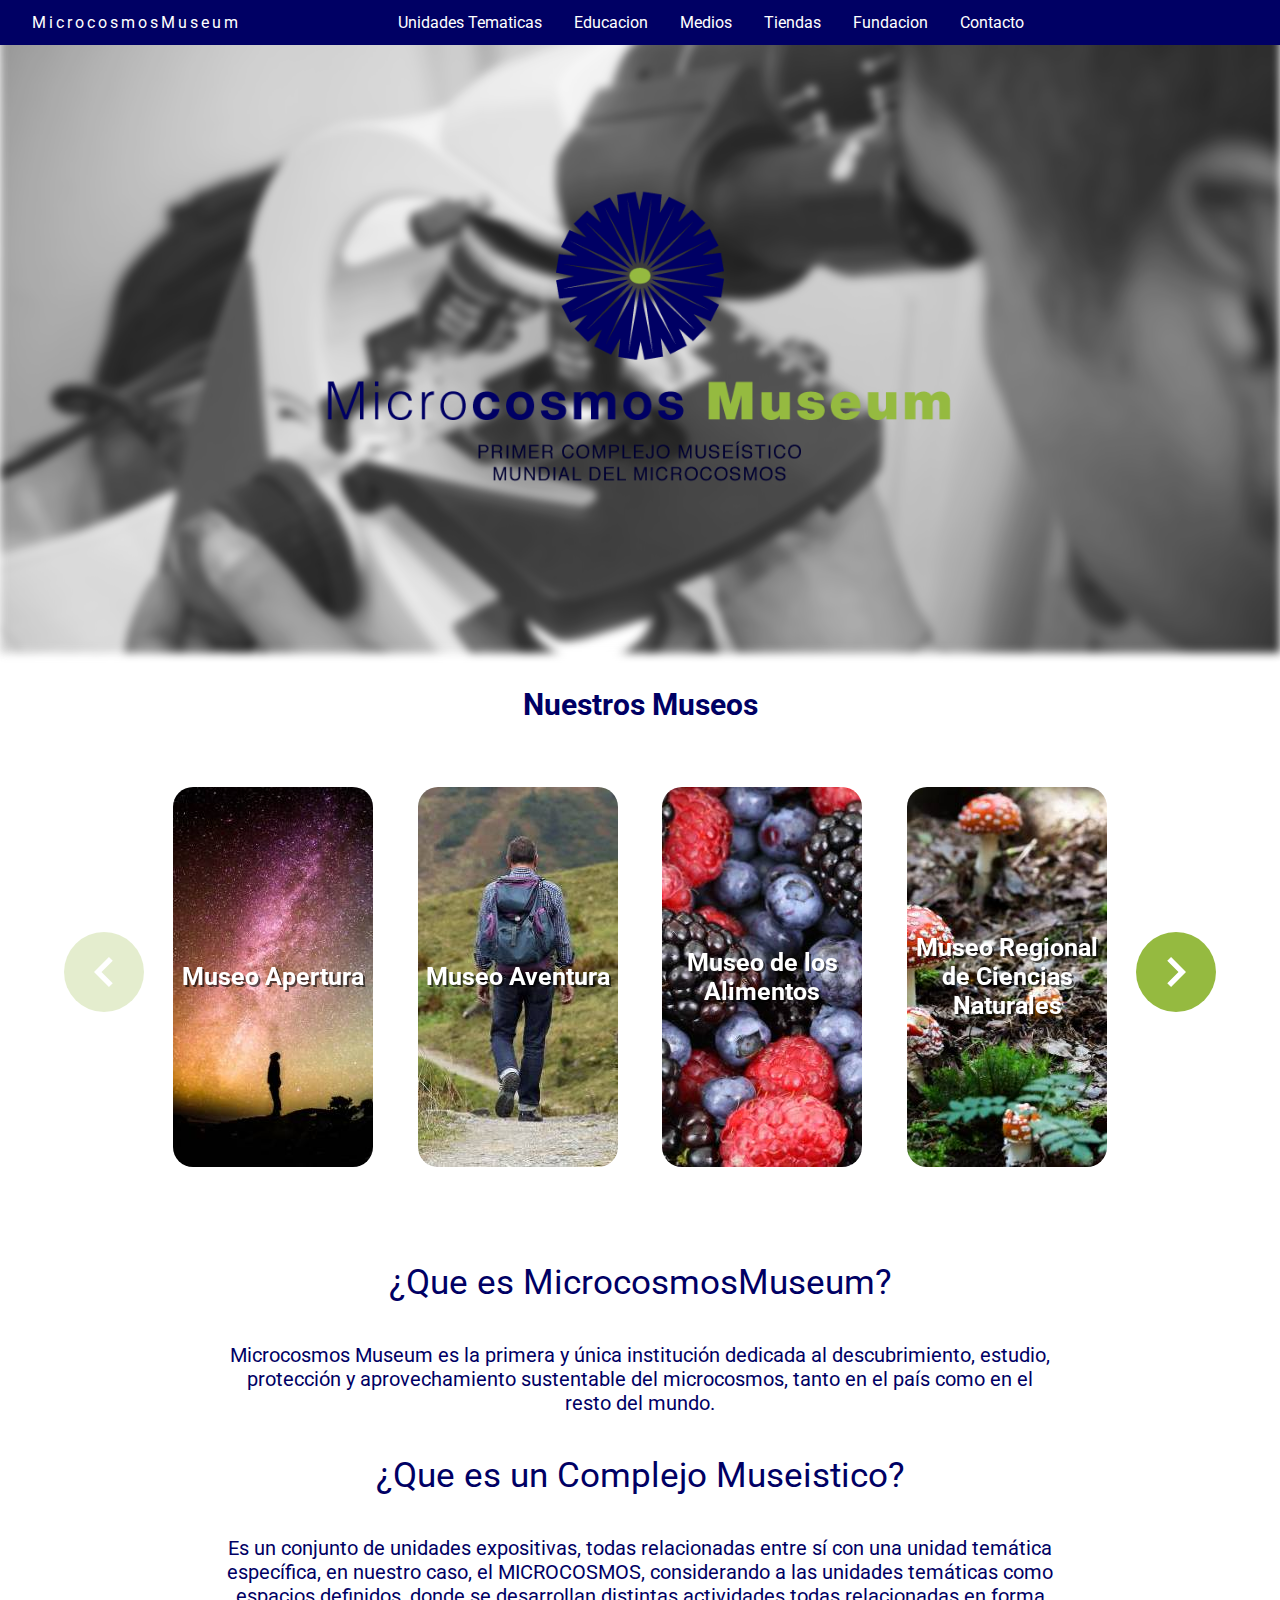
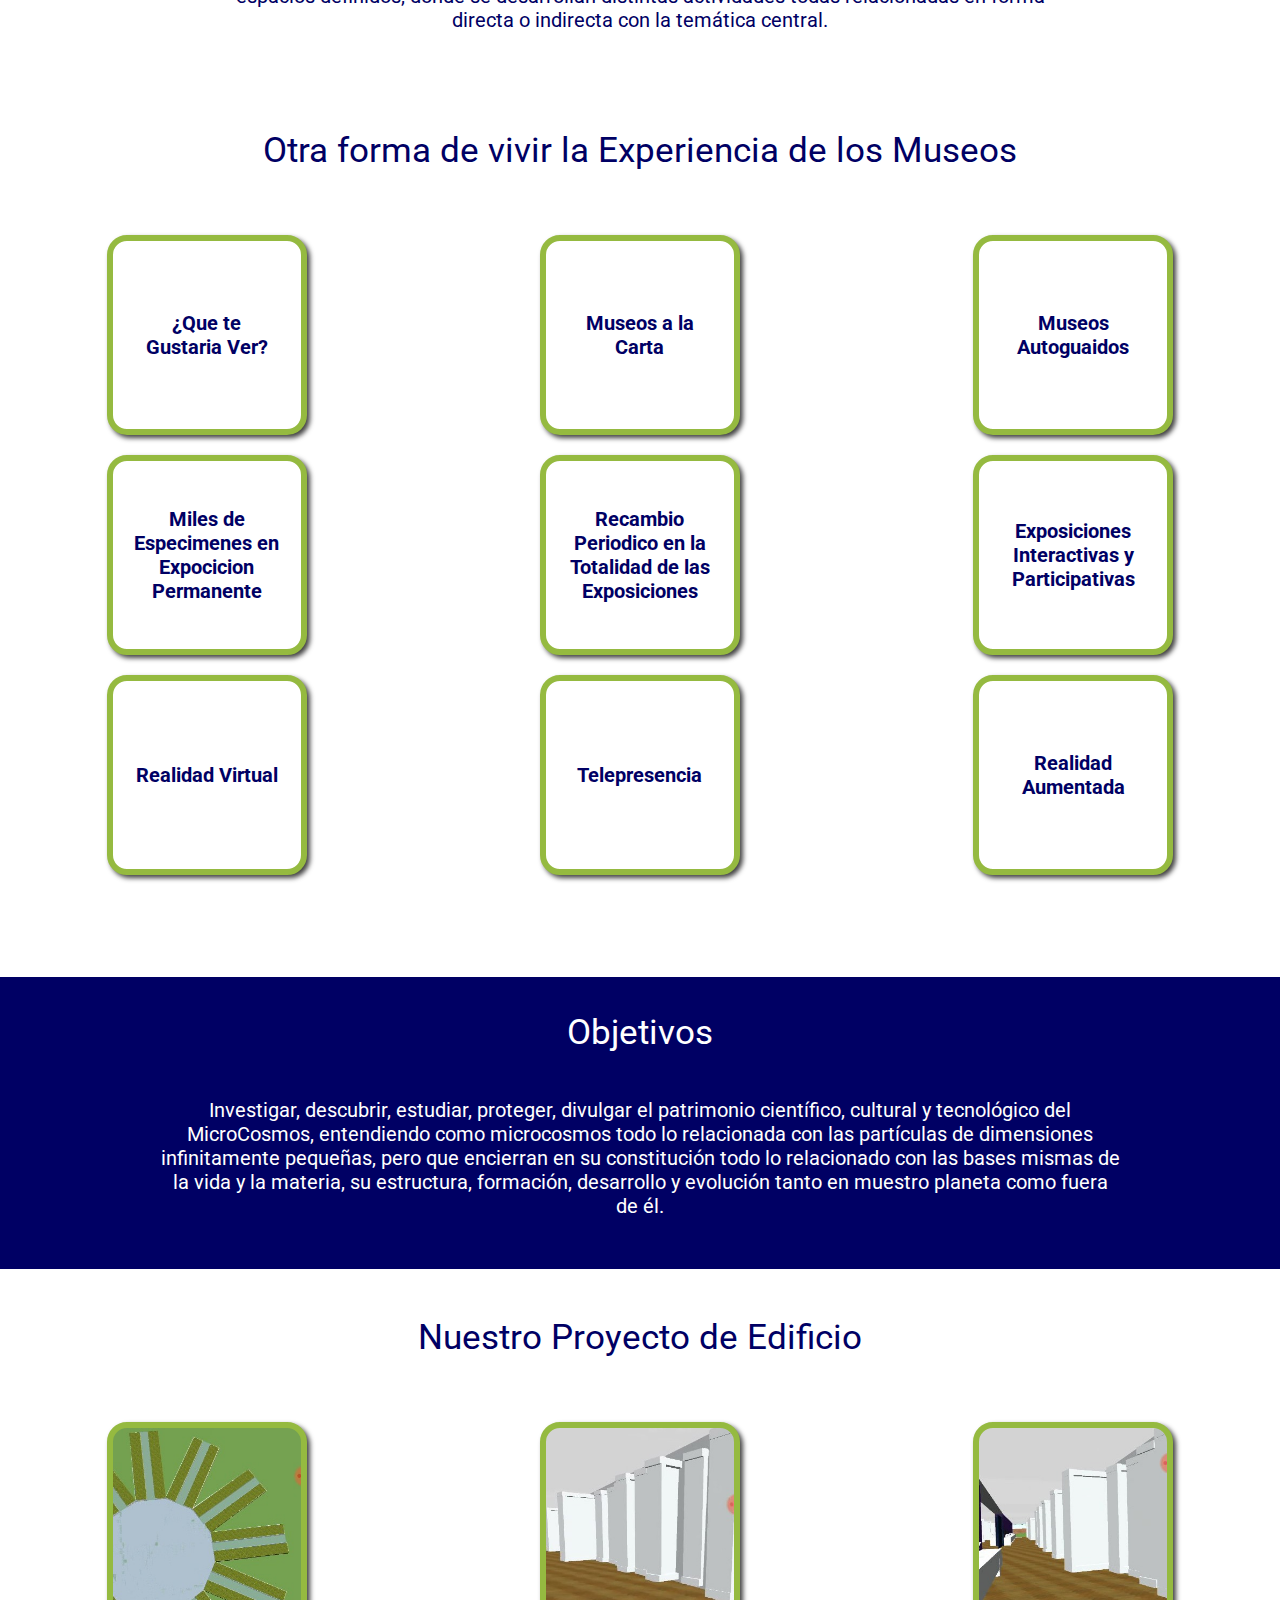
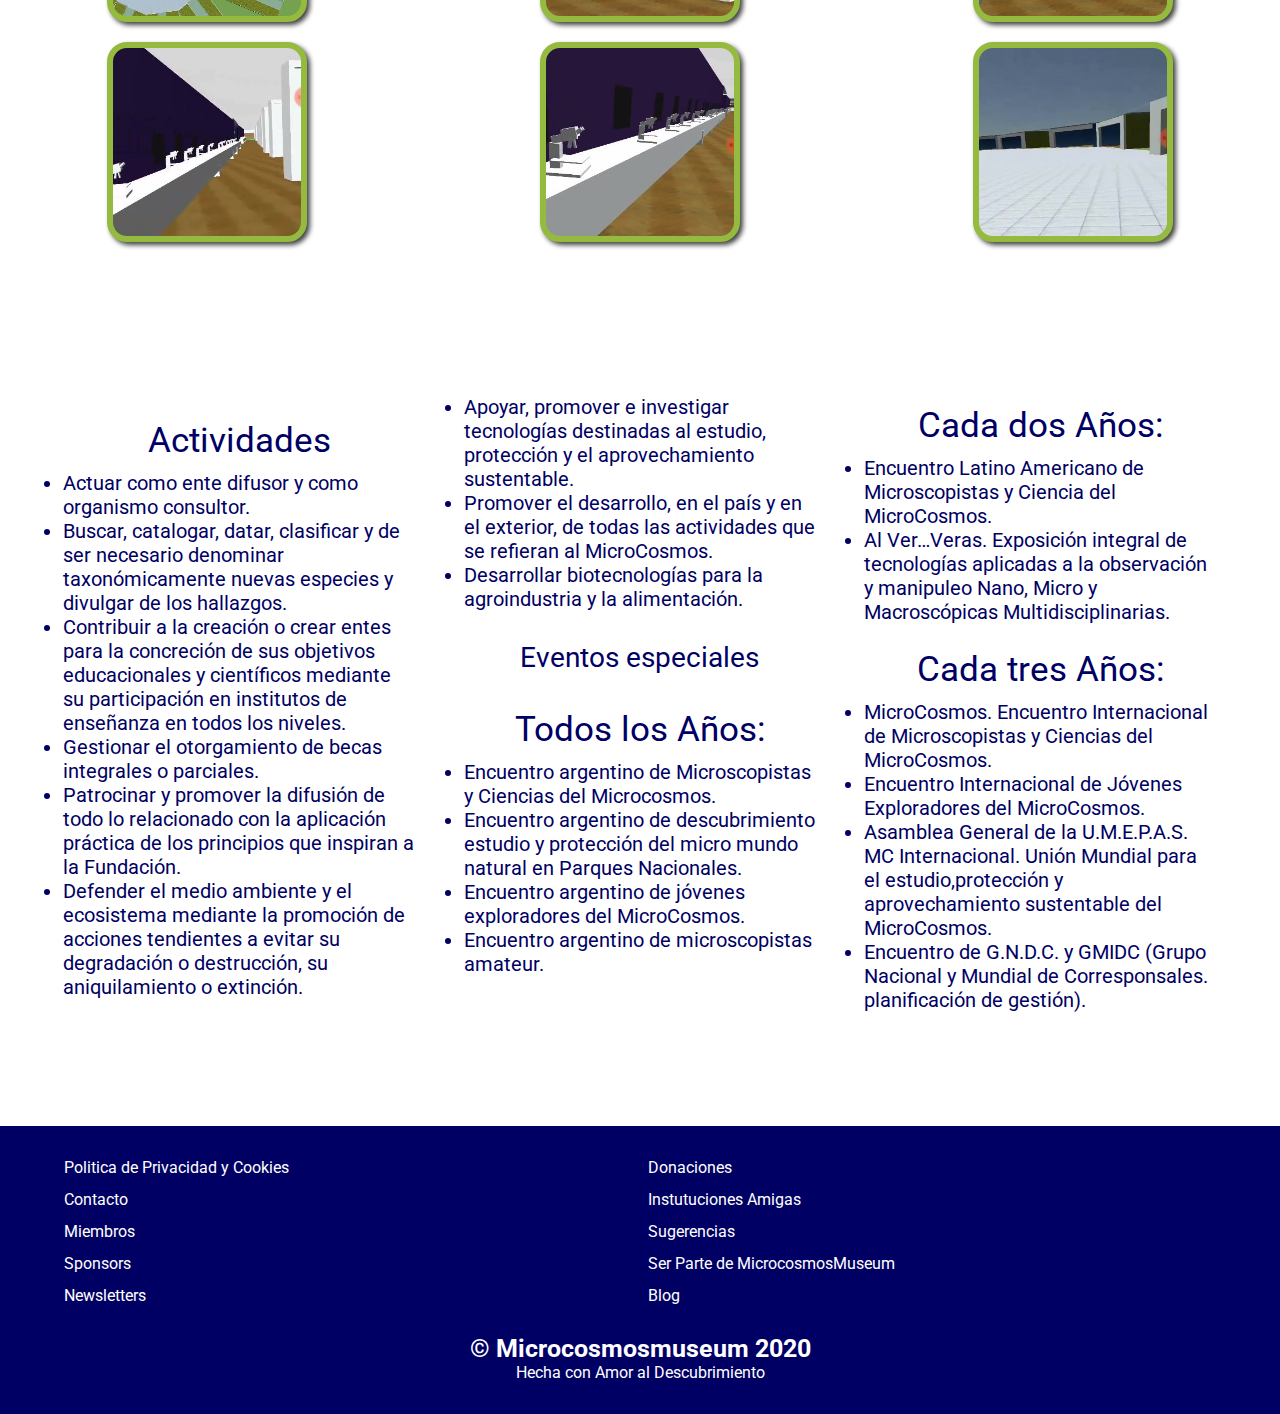
<file: index.html>
<!DOCTYPE html>
<html lang="es" dir="ltr">

<head>
  <meta charset="utf-8">
  <meta name="viewport" content="width=device-width, initial-scale=1">
  <link rel="shortcut icon" href="./img/favicon-1.png">
  <!-- google font -->
  <link href="https://fonts.googleapis.com/css2?family=Roboto:wght@300;400;700&display=swap" rel="stylesheet">
  <!-- style -->
  <link rel="stylesheet" type="text/css" href="./css/main-styles.css" />
  <link rel="stylesheet" href="./css/footer.css">
  <link rel="stylesheet" href="./css/navbar.css">
  <!-- glider-ccs -->
  <link rel="stylesheet" href="./glider/glider.css">
  <link rel="stylesheet" href="./glider/glider-conf.css">
  <title>MicrocosmosMuseum</title>
</head>

<body>
  <!------ BackGround ----->

  <div class="bg__container">
    <img class="bg__logo" src="./img/logo-1.png" alt="logo">
    <img class="bg__img" src="./img/home_bg/home_bg_3.jpg" alt="cientifico con microscopio">
  </div>

  <!------  NavBar ----->

  <nav class="nav">
    <div class="nav__container">
      <ul>
        <li class="menu-item menu-logo"><a class="menu-link" href="#">MicrocosmosMuseum</a></li>
      </ul>
      <ul class="menu">
        <li class="menu-item"><a class="menu-link" href="#">Unidades Tematicas</a>
          <ul class="menu submenu">
            <li class="menu-item"><a class="menu-link" href="#">Micrographia Universal</a></li>
            <li class="menu-item"><a class="menu-link" href="#">MicroZoo, MicroAcuario y Micro Jardin Botanico</a></li>
            <li class="menu-item"><a class="menu-link" href="#">Campus Arqueologico</a></li>
            <li class="menu-item"><a class="menu-link" href="#">Campus Zoom</a></li>
          </ul>
        </li>
        <li class="menu-item"><a class="menu-link" href="#">Educacion</a>
          <ul class="menu submenu">
            <li class="menu-item"><a class="menu-link" href="#">Biblioteca</a></li>
            <li class="menu-item"><a class="menu-link" href="#">Taller y laboratorio</a></li>
            <li class="menu-item"><a class="menu-link" href="#">Vademécum Microscopia</a></li>
            <li class="menu-item"><a class="menu-link" href="#">Instituciones Amigas</a></li>
          </ul>
        </li>
        <li class="menu-item"><a class="menu-link" href="#">Medios</a>
          <ul class="menu submenu">
            <li class="menu-item"><a class="menu-link" href="#">Vivir la Montaña: Senderos, Rocas y Espinillos</a></li>
          </ul>
        </li>
        <li class="menu-item"><a class="menu-link" href="#">Tiendas</a>
          <ul class="menu submenu">
            <li class="menu-item"><a class="menu-link" href="#">Turismo Científico</a></li>
            <li class="menu-item"><a class="menu-link" href="#">Ventas y Promociones</a></li>
            <li class="menu-item"><a class="menu-link" href="#">ColeccionArte</a></li>
            <li class="menu-item"><a class="menu-link" href="#">Eventos, Ferias y congresos</a></li>
          </ul>
        </li>
        <li class="menu-item"><a class="menu-link" href="#">Fundacion</a>
        <li class="menu-item"><a class="menu-link" href="#">Contacto</a>
      </ul>
      <div class="burger">
        <div class="line1"></div>
        <div class="line2"></div>
        <div class="line3"></div>
      </div>
    </div>
  </nav>

  <!-- slader museos  -->

  <h1 class="slider-title">Nuestros Museos</h1>

  <div class="glider-contain">
    <button class="glider-prev">
      <img class="arrow-left" src="./img/glider-img/arrow-1.svg" alt="">
    </button>
    <div class="glider">
      <div class="card__content">
        <div class="card__body img-1">
          <a class="card__link" href="./assets/museos/museo_apertura/museo-2.html">
            <h2 class="card__h2">Museo Apertura</h2>
          </a>
        </div>
      </div>
      <div class="card__content">
        <div class="card__body img-2">
          <a class="card__link" href="./assets/museos/museo_aventura/museo-3.html">
            <h2 class="card__h2">Museo Aventura</h2>
          </a>
        </div>
      </div>
      <div class="card__content">
        <div class="card__body img-3">
          <a class="card__link" href="./assets/museos/museo_alimentos/museo-1.html">
            <h2 class="card__h2">Museo de los Alimentos</h2>
          </a>
        </div>
      </div>
      <div class="card__content">
        <div class="card__body img-4">
          <a class="card__link" href="./assets/museos/museo_naturales/museo-10.html">
            <h2 class="card__h2">Museo Regional de Ciencias Naturales</h2>
          </a>
        </div>
      </div>
      <div class="card__content">
        <div class="card__body img-5">
          <a class="card__link" href="./assets/museos/museo_genetica/museo-5.html">
            <h2 class="card__h2">Museo de Biotecnología y Genetica</h2>
          </a>
        </div>
      </div>
      <div class="card__content">
        <div class="card__body img-6">
          <a class="card__link" href="./assets/museos/museo_historia/museo-6.html">
            <h2 class="card__h2">Museo Historico Regional</h2>
          </a>
        </div>
      </div>
      <div class="card__content">
        <div class="card__body img-7">
          <a class="card__link" href="./assets/museos/museo_optica/museo-11.html">
            <h2 class="card__h2">Museo de Optica y Microscospia</h2>
          </a>
        </div>
      </div>
      <div class="card__content">
        <div class="card__body img-8">
          <a class="card__link" href="./assets/museos/museo_quimica/museo-12.html">
            <h2 class="card__h2">Museo de Quimica y Materiales</h2>
          </a>
        </div>
      </div>
      <div class="card__content">
        <div class="card__body img-9">
          <a class="card__link" href="./assets/museos/museo_microcos/museo-8.html">
            <h2 class="card__h2">Microcosmos Museum</h2>
          </a>
        </div>
      </div>
      <div class="card__content">
        <div class="card__body img-10">
          <a class="card__link" href="./assets/museos/museo_filatelia/museo-4.html">
            <h2 class="card__h2">Museo de Filatelia, Numismatica y Coleccionismo</h2>
          </a>
        </div>
      </div>
      <div class="card__content">
        <div class="card__body img-11">
          <a class="card__link" href="./assets/museos/museo_luz/museo-7.html">
            <h2 class="card__h2">Museo de Energia, Luz y Sonido</h2>
          </a>
        </div>
      </div>
      <div class="card__content">
        <div class="card__body img-12">
          <a class="card__link" href="./assets/museos/museo_nano/museo-9.html">
            <h2 class="card__h2">Museo de Micro y Nanotecnologia</h2>
          </a>
        </div>
      </div>
    </div>
    <button class="glider-next">
      <img class="arrow-right" src="./img/glider-img/arrow-1.svg" alt="">
    </button>
  </div>

  <div class="section-microcosmos">
    <h3>¿Que es MicrocosmosMuseum?</h3>
    <p>Microcosmos Museum es la primera y única institución dedicada al descubrimiento, estudio, protección y
      aprovechamiento sustentable del microcosmos, tanto en el país como en el resto del mundo.</p>
    <h3>¿Que es un Complejo Museistico?</h3>
    <p>Es un conjunto de unidades expositivas, todas relacionadas entre sí con una unidad temática específica, en
      nuestro caso, el MICROCOSMOS, considerando a las unidades temáticas como espacios definidos, donde se desarrollan
      distintas actividades todas relacionadas en forma directa o indirecta con la temática central.</p>
  </div>

  <section class="section__container-exp">
    <h2 class="exp__title">Otra forma de vivir la Experiencia de los Museos</h2>
    <div class="exp__body">
      <div class="exp__card">
        <h3 class="card__h3">¿Que te Gustaria Ver?</h3>
      </div>
      <div class="exp__card">
        <h3 class="card__h3">Museos a la Carta</h3>
      </div>
      <div class="exp__card">
        <h3 class="card__h3">Museos Autoguaidos</h3>
      </div>
      <div class="exp__card">
        <h3 class="card__h3">Miles de Especimenes en Expocicion Permanente</h3>
      </div>
      <div class="exp__card">
        <h3 class="card__h3">Recambio Periodico en la Totalidad de las Exposiciones</h3>
      </div>
      <div class="exp__card">
        <h3 class="card__h3">Exposiciones Interactivas y Participativas</h3>
      </div>
      <div class="exp__card">
        <h3 class="card__h3">Realidad Virtual</h3>
      </div>
      <div class="exp__card">
        <h3 class="card__h3">Telepresencia</h3>
      </div>
      <div class="exp__card">
        <h3 class="card__h3">Realidad Aumentada</h3>
      </div>

    </div>
  </section>


  <div class="section-objetivos">
    <h3>Objetivos</h3>
    <p>Investigar, descubrir, estudiar, proteger, divulgar el patrimonio científico, cultural y tecnológico del
      MicroCosmos, entendiendo como microcosmos todo lo relacionada con las partículas de dimensiones infinitamente
      pequeñas, pero que encierran en su constitución todo lo relacionado con las bases mismas de la vida y la
      materia,
      su estructura, formación, desarrollo y evolución tanto en muestro planeta como fuera de él.</p>
  </div>

  <section class="proyecto">
    <h3 class="exp__title">Nuestro Proyecto de Edificio</h3>
    <div class="exp__body">
      <div class="exp__card pro__img-1"></div>
      <div class="exp__card pro__img-2"></div>
      <div class="exp__card pro__img-3"></div>
      <div class="exp__card pro__img-4"></div>
      <div class="exp__card pro__img-5"></div>
      <div class="exp__card pro__img-6"></div>
    </div>
  </section>

  <div class="actividades">
    <ul>
      <h4>Actividades</h4>
      <li>Actuar como ente difusor y como organismo consultor.</li>
      <li>Buscar, catalogar, datar, clasificar y de ser necesario denominar taxonómicamente nuevas especies y divulgar
        de los hallazgos.</li>
      <li>Contribuir a la creación o crear entes para la concreción de sus objetivos educacionales y científicos
        mediante
        su participación en institutos de enseñanza en todos los niveles.</li>
      <li>Gestionar el otorgamiento de becas integrales o parciales.</li>
      <li>Patrocinar y promover la difusión de todo lo relacionado con la aplicación práctica de los principios que
        inspiran a la Fundación.</li>
      <li>Defender el medio ambiente y el ecosistema mediante la promoción de acciones tendientes a evitar su
        degradación o destrucción, su aniquilamiento o extinción.</li>
      <li>Apoyar, promover e investigar tecnologías destinadas al estudio, protección y el aprovechamiento sustentable.
      </li>
      <li>Promover el desarrollo, en el país y en el exterior, de todas las actividades que se refieran al MicroCosmos.
      </li>
      <li>Desarrollar biotecnologías para la agroindustria y la alimentación.</li>
    </ul>
    <h3>Eventos especiales</h3>
    <h4>Todos los Años:</h4>
    <ul>
      <li>Encuentro argentino de Microscopistas y Ciencias del Microcosmos.</li>
      <li>Encuentro argentino de descubrimiento estudio y protección del micro mundo natural en Parques Nacionales.</li>
      <li>Encuentro argentino de jóvenes exploradores del MicroCosmos.</li>
      <li>Encuentro argentino de microscopistas amateur.</li>
    </ul>
    <h4>Cada dos Años:</h4>
    <ul>
      <li>Encuentro Latino Americano de Microscopistas y Ciencia del MicroCosmos.</li>
      <li>Al Ver…Veras. Exposición integral de tecnologías aplicadas a la observación y manipuleo Nano, Micro y
        Macroscópicas Multidisciplinarias.</li>
    </ul>
    <h4>Cada tres Años:</h4>
    <ul>
      <li>MicroCosmos. Encuentro Internacional de Microscopistas y Ciencias del MicroCosmos.</li>
      <li>Encuentro Internacional de Jóvenes Exploradores del MicroCosmos.</li>
      <li>Asamblea General de la U.M.E.P.A.S. MC Internacional. Unión Mundial para el estudio,protección y
        aprovechamiento sustentable del MicroCosmos.</li>
      <li>Encuentro de G.N.D.C. y GMIDC (Grupo Nacional y Mundial de Corresponsales. planificación de gestión).</li>
    </ul>
  </div>

  <footer class="footer__container">
    <ul class="footer__ul">
      <li class="footer__item"><a class="footer__link" href="./paginaConstruccion/PaginaEnConstruccion.html">Politica de
          Privacidad y Cookies</a></li>
      <li class="footer__item"><a class="footer__link"
          href="./paginaConstruccion/PaginaEnConstruccion.html">Contacto</a></li>
      <li class="footer__item"><a class="footer__link"
          href="./paginaConstruccion/PaginaEnConstruccion.html">Miembros</a></li>
      <li class="footer__item"><a class="footer__link"
          href="./paginaConstruccion/PaginaEnConstruccion.html">Sponsors</a></li>
      <li class="footer__item"><a class="footer__link"
          href="./paginaConstruccion/PaginaEnConstruccion.html">Newsletters</a></li>
      <li class="footer__item"><a class="footer__link"
          href="./paginaConstruccion/PaginaEnConstruccion.html">Donaciones</a></li>
      <li class="footer__item"><a class="footer__link"
          href="./paginaConstruccion/PaginaEnConstruccion.html">Instutuciones Amigas</a></li>
      <li class="footer__item"><a class="footer__link"
          href="./paginaConstruccion/PaginaEnConstruccion.html">Sugerencias</a></li>
      <li class="footer__item"><a class="footer__link" href="./paginaConstruccion/PaginaEnConstruccion.html">Ser Parte
          de MicrocosmosMuseum</a></li>
      <li class="footer__item"><a class="footer__link" href="./paginaConstruccion/PaginaEnConstruccion.html">Blog</a>
      </li>
    </ul>
    <div class="footer__logo">
      <h3 class="footer__h3">© Microcosmosmuseum 2020</h3>
      <p class="footer__p">Hecha con Amor al Descubrimiento</p>
    </div>
  </footer>

  <!-- Glider -->
  <script src="./glider/glider.js"></script>
  <script src="./glider/glider-conf.js"></script>
  <!-- navbar -->
  <script src="./js/navbar.js"></script>
</body>

</html>
</file>
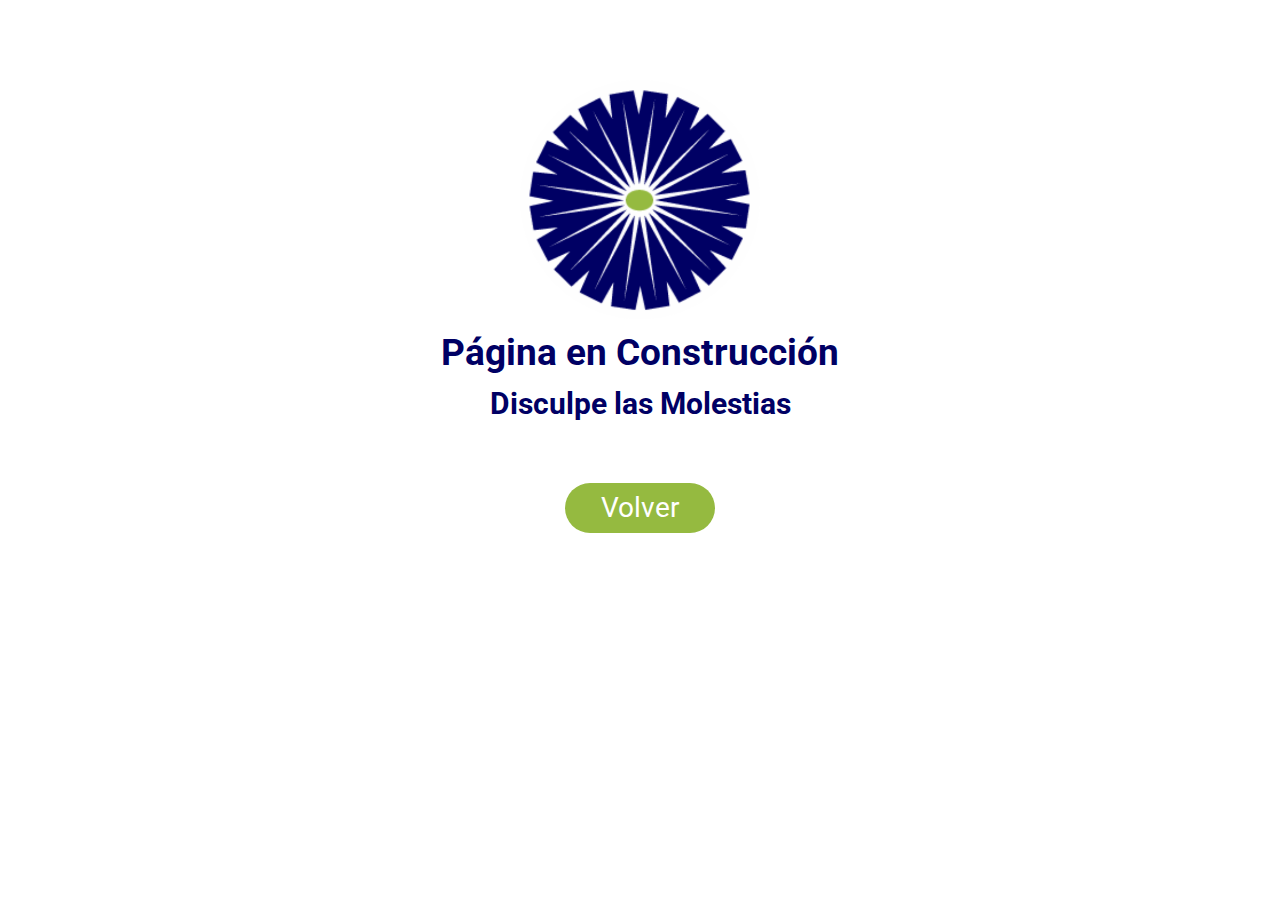
<file: paginaConstruccion/PaginaEnConstruccion.html>
<!DOCTYPE html>
<html lang="es">

<head>
    <meta charset="UTF-8">
    <meta name="viewport" content="width=device-width, user-scalable=no, initial-scale=1.0">
    <link rel="shortcut icon" href="../img/favicon-1.png">
    <title>Pagina en Construccion</title>
    <link href="https://fonts.googleapis.com/css2?family=Roboto:wght@300;400;700&display=swap" rel="stylesheet">
    <link rel="stylesheet" href="./EstilosPaginaConstruccion.css">
</head>

<body>
    <main class="main__container">
        <div class="main__content">
            <img class="main__img" src="../img/logo-2.png" alt="Logo Resumido MicrocosmosMuseum">
            <h1 class="main__title">Página en Construcción</h1>
            <h2 class="main__p">Disculpe las Molestias</h2>
        </div>
        <a class="main__link" href="../index.html">Volver</a>
    </main>
</body>

</html>
</file>
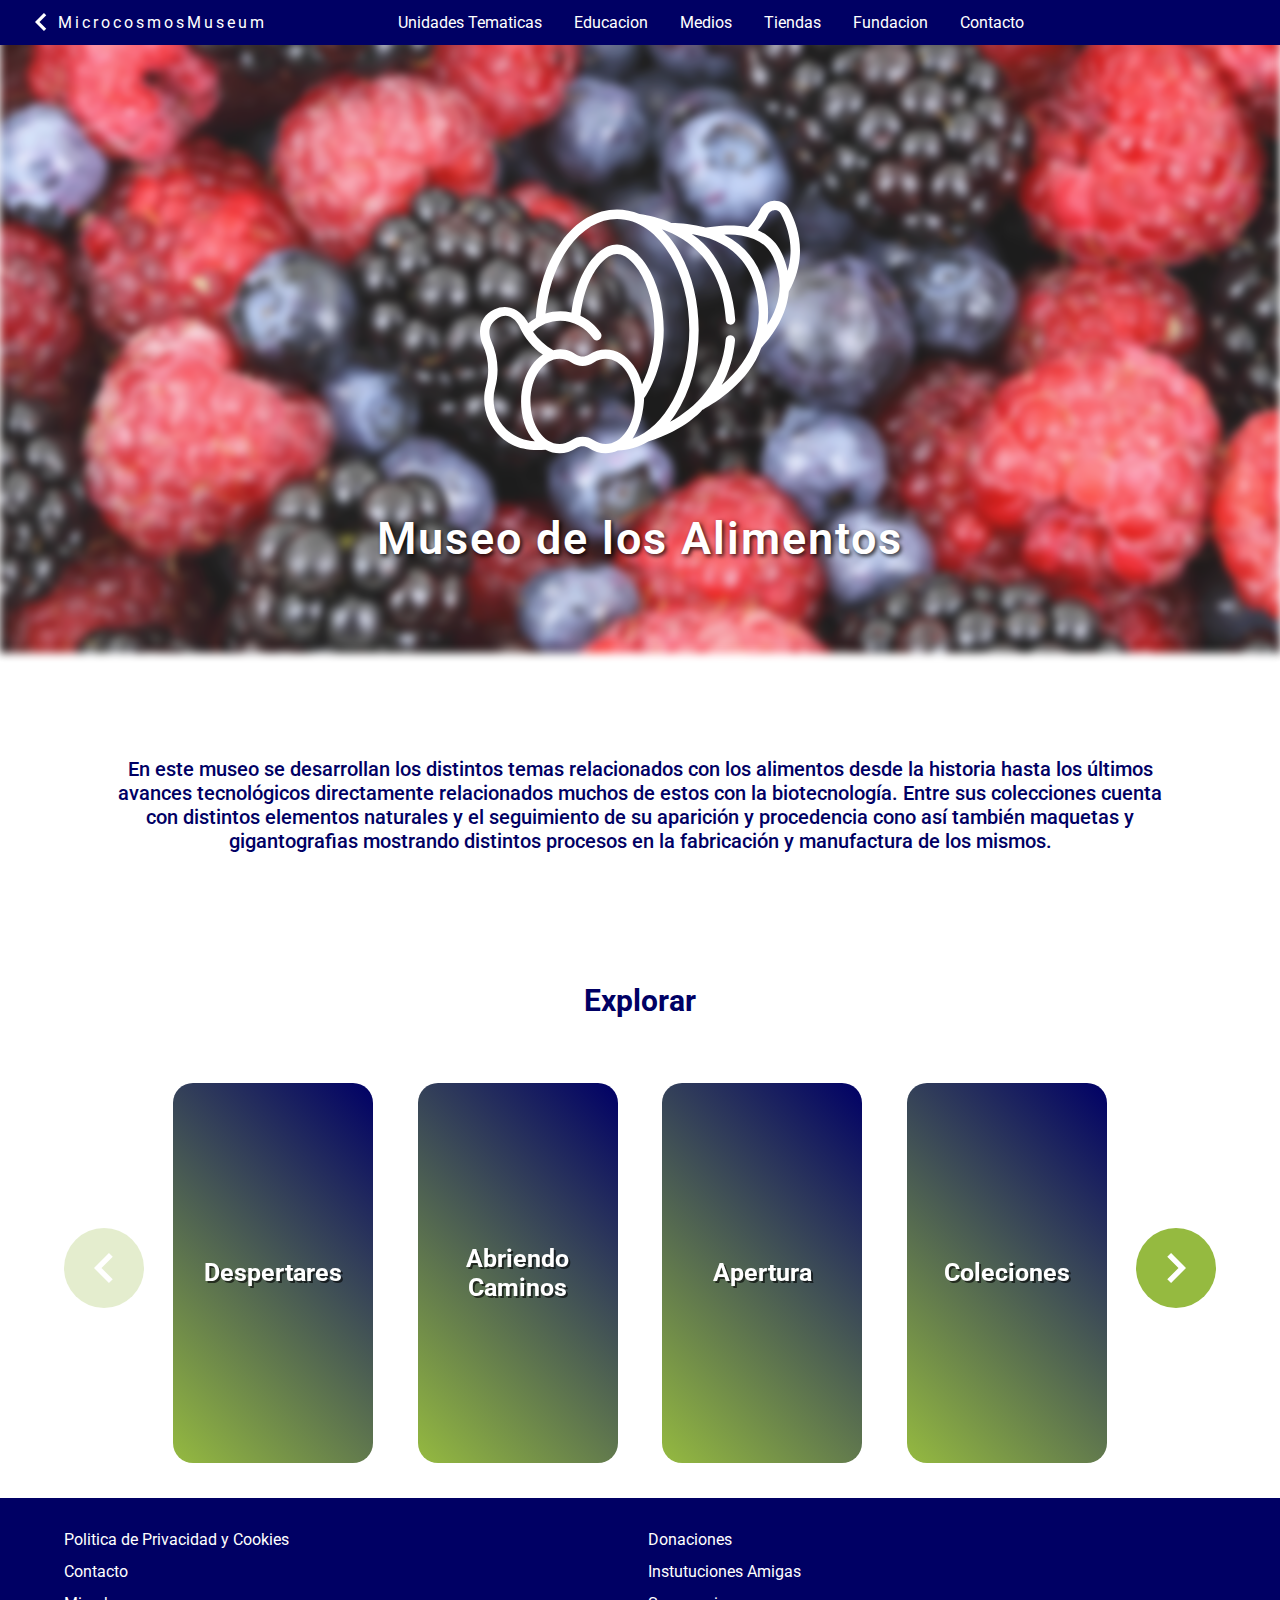
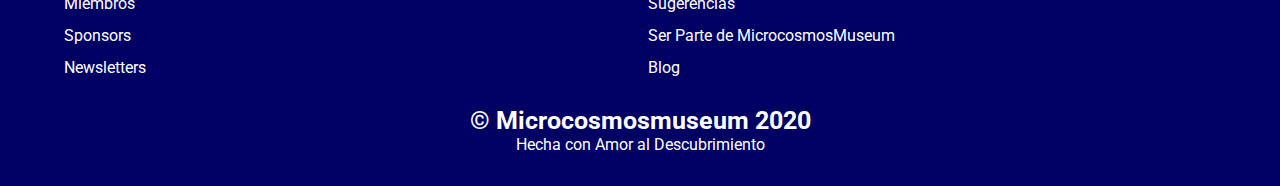
<file: assets/museos/museo_alimentos/museo-1.html>
<!DOCTYPE html>
<html lang="es" dir="ltr">

<head>
  <meta charset="utf-8">
  <meta name="viewport" content="width=device-width, initial-scale=1">
  <link rel="shortcut icon" href="../../../img/favicon-1.png">
  <!-- google font -->
  <link href="https://fonts.googleapis.com/css2?family=Roboto:wght@300;400;700&display=swap" rel="stylesheet">
  <!-- style -->
  <link rel="stylesheet" type="text/css" href="../../../css/main-styles.css" />
  <link rel="stylesheet" href="../../../css/footer.css">
  <link rel="stylesheet" href="../../../css/navbar.css">
  <link rel="stylesheet" href="../../museos/museo_alimentos/museo-1.css">
  <!-- glider-ccs -->
  <link rel="stylesheet" href="../../../glider/glider.css">
  <link rel="stylesheet" href="../../../glider/glider-conf.css">
  <title>Museo de los Alimentos</title>
</head>

<body>
  <!------ BackGround ----->

  <div class="bg__container">
      <div class="logo__container">
        <img class="logo-museo-1" src="../../../img/museos-logos/logo_mAlimento.svg" alt="logo">
        <h1 class="logo__title">Museo de los Alimentos</h1>
      </div>
    <img class="bg__img" src="../../../img/home_bg/home_bg_2.jpg" alt="cientifico con microscopio">
  </div>

  <!------  NavBar ----->

  <nav class="nav">
    <div class="nav__container">
      <ul> 
        <li class="menu-item menu-logo"><a class="menu-link arrow-submenu" href="../../../index.html"><img class="arrow-left-navbar" src="../../../img/glider-img/arrow-1.svg" alt="">MicrocosmosMuseum</a></li>
      </ul>
      <ul class="menu">
        <li class="menu-item"><a class="menu-link" href="#">Unidades Tematicas</a>
          <ul class="menu submenu">
            <li class="menu-item"><a class="menu-link" href="#">Micrographia Universal</a></li>
            <li class="menu-item"><a class="menu-link" href="#">MicroZoo, MicroAcuario y Micro Jardin Botanico</a></li>
            <li class="menu-item"><a class="menu-link" href="#">Campus Arqueologico</a></li>
            <li class="menu-item"><a class="menu-link" href="#">Campus Zoom</a></li>
          </ul>
        </li>
        <li class="menu-item"><a class="menu-link" href="#">Educacion</a>
          <ul class="menu submenu">
            <li class="menu-item"><a class="menu-link" href="#">Biblioteca</a></li>
            <li class="menu-item"><a class="menu-link" href="#">Taller y laboratorio</a></li>
            <li class="menu-item"><a class="menu-link" href="#">Vademécum Microscopia</a></li>
            <li class="menu-item"><a class="menu-link" href="#">Instituciones Amigas</a></li>
          </ul>
        </li>
        <li class="menu-item"><a class="menu-link" href="#">Medios</a>
          <ul class="menu submenu">
            <li class="menu-item"><a class="menu-link" href="#">Vivir la Montaña: Senderos, Rocas y Espinillos</a></li>
          </ul>
        </li>
        <li class="menu-item"><a class="menu-link" href="#">Tiendas</a>
          <ul class="menu submenu">
            <li class="menu-item"><a class="menu-link" href="#">Turismo Científico</a></li>
            <li class="menu-item"><a class="menu-link" href="#">Ventas y Promociones</a></li>
            <li class="menu-item"><a class="menu-link" href="#">ColeccionArte</a></li>
            <li class="menu-item"><a class="menu-link" href="#">Eventos, Ferias y congresos</a></li>
          </ul>
        </li>
        <li class="menu-item"><a class="menu-link" href="#">Fundacion</a>
        <li class="menu-item"><a class="menu-link" href="#">Contacto</a>
      </ul>
      <div class="burger">
        <div class="line1"></div>
        <div class="line2"></div>
        <div class="line3"></div>
      </div>
    </div>
  </nav>

    <!-- secciton Tema del museo -->
    
    <section class="section__tema">
        <p class="tema__p">En este museo se desarrollan los distintos temas relacionados con los alimentos desde la historia hasta los últimos avances tecnológicos directamente relacionados muchos de estos con la biotecnología. Entre sus colecciones cuenta con distintos elementos naturales y el seguimiento de su aparición y procedencia cono así también maquetas y gigantografias mostrando distintos procesos en la fabricación y manufactura de los mismos.
        </p>
    </section>


  <!-- slader museos  -->

  <h2 class="slider-title">Explorar</h2>

  <div class="glider-contain">
    <button class="glider-prev">
      <img class="arrow-left" src="../../../img/glider-img/arrow-1.svg" alt="">
    </button>
    <div class="glider">
      <div class="card__content">
        <div class="card__body img-21">
          <a class="card__link" href="../../../paginaConstruccion/PaginaEnConstruccion.html">
            <h2 class="card__h2">Despertares</h2>
          </a>
        </div>
      </div>
      <div class="card__content">
        <div class="card__body img-21">
          <a class="card__link" href="../../../paginaConstruccion/PaginaEnConstruccion.html">
            <h2 class="card__h2">Abriendo Caminos</h2>
          </a>
        </div>
      </div>
      <div class="card__content">
        <div class="card__body img-21">
          <a class="card__link" href="../../../paginaConstruccion/PaginaEnConstruccion.html">
            <h2 class="card__h2">Apertura</h2>
          </a>
        </div>
      </div>
      <div class="card__content">
        <div class="card__body img-21">
          <a class="card__link" href="../../../paginaConstruccion/PaginaEnConstruccion.html">
            <h2 class="card__h2">Coleciones</h2>
          </a>
        </div>
      </div>
      <div class="card__content">
        <div class="card__body img-21">
          <a class="card__link" href="../../../paginaConstruccion/PaginaEnConstruccion.html">
            <h2 class="card__h2">Donaciones</h2>
          </a>
        </div>
      </div>
    </div>
    <button class="glider-next">
      <img class="arrow-right" src="../../../img/glider-img/arrow-1.svg" alt="">
    </button>
  </div>

  

  <footer class="footer__container">
    <ul class="footer__ul">
      <li class="footer__item"><a class="footer__link" href="../../../paginaConstruccion/PaginaEnConstruccion.html">Politica de
          Privacidad y Cookies</a></li>
      <li class="footer__item"><a class="footer__link"
          href="../../../paginaConstruccion/PaginaEnConstruccion.html">Contacto</a></li>
      <li class="footer__item"><a class="footer__link"
          href="../../../paginaConstruccion/PaginaEnConstruccion.html">Miembros</a></li>
      <li class="footer__item"><a class="footer__link"
          href="../../../paginaConstruccion/PaginaEnConstruccion.html">Sponsors</a></li>
      <li class="footer__item"><a class="footer__link"
          href="../../../paginaConstruccion/PaginaEnConstruccion.html">Newsletters</a></li>
      <li class="footer__item"><a class="footer__link"
          href="../../../paginaConstruccion/PaginaEnConstruccion.html">Donaciones</a></li>
      <li class="footer__item"><a class="footer__link"
          href="../../../paginaConstruccion/PaginaEnConstruccion.html">Instutuciones Amigas</a></li>
      <li class="footer__item"><a class="footer__link"
          href="../../../paginaConstruccion/PaginaEnConstruccion.html">Sugerencias</a></li>
      <li class="footer__item"><a class="footer__link" href="../../../paginaConstruccion/PaginaEnConstruccion.html">Ser Parte
          de MicrocosmosMuseum</a></li>
      <li class="footer__item"><a class="footer__link" href="../../../paginaConstruccion/PaginaEnConstruccion.html">Blog</a>
      </li>
    </ul>
    <div class="footer__logo">
      <h3 class="footer__h3">© Microcosmosmuseum 2020</h3>
      <p class="footer__p">Hecha con Amor al Descubrimiento</p>
    </div>
  </footer>

  <!-- Glider -->
  <script src="../../../glider/glider.js"></script>
  <script src="../../../glider/glider-conf.js"></script>
  <!-- navbar -->
  <script src="../../../js/navbar.js"></script>
</body>

</html>
</file>
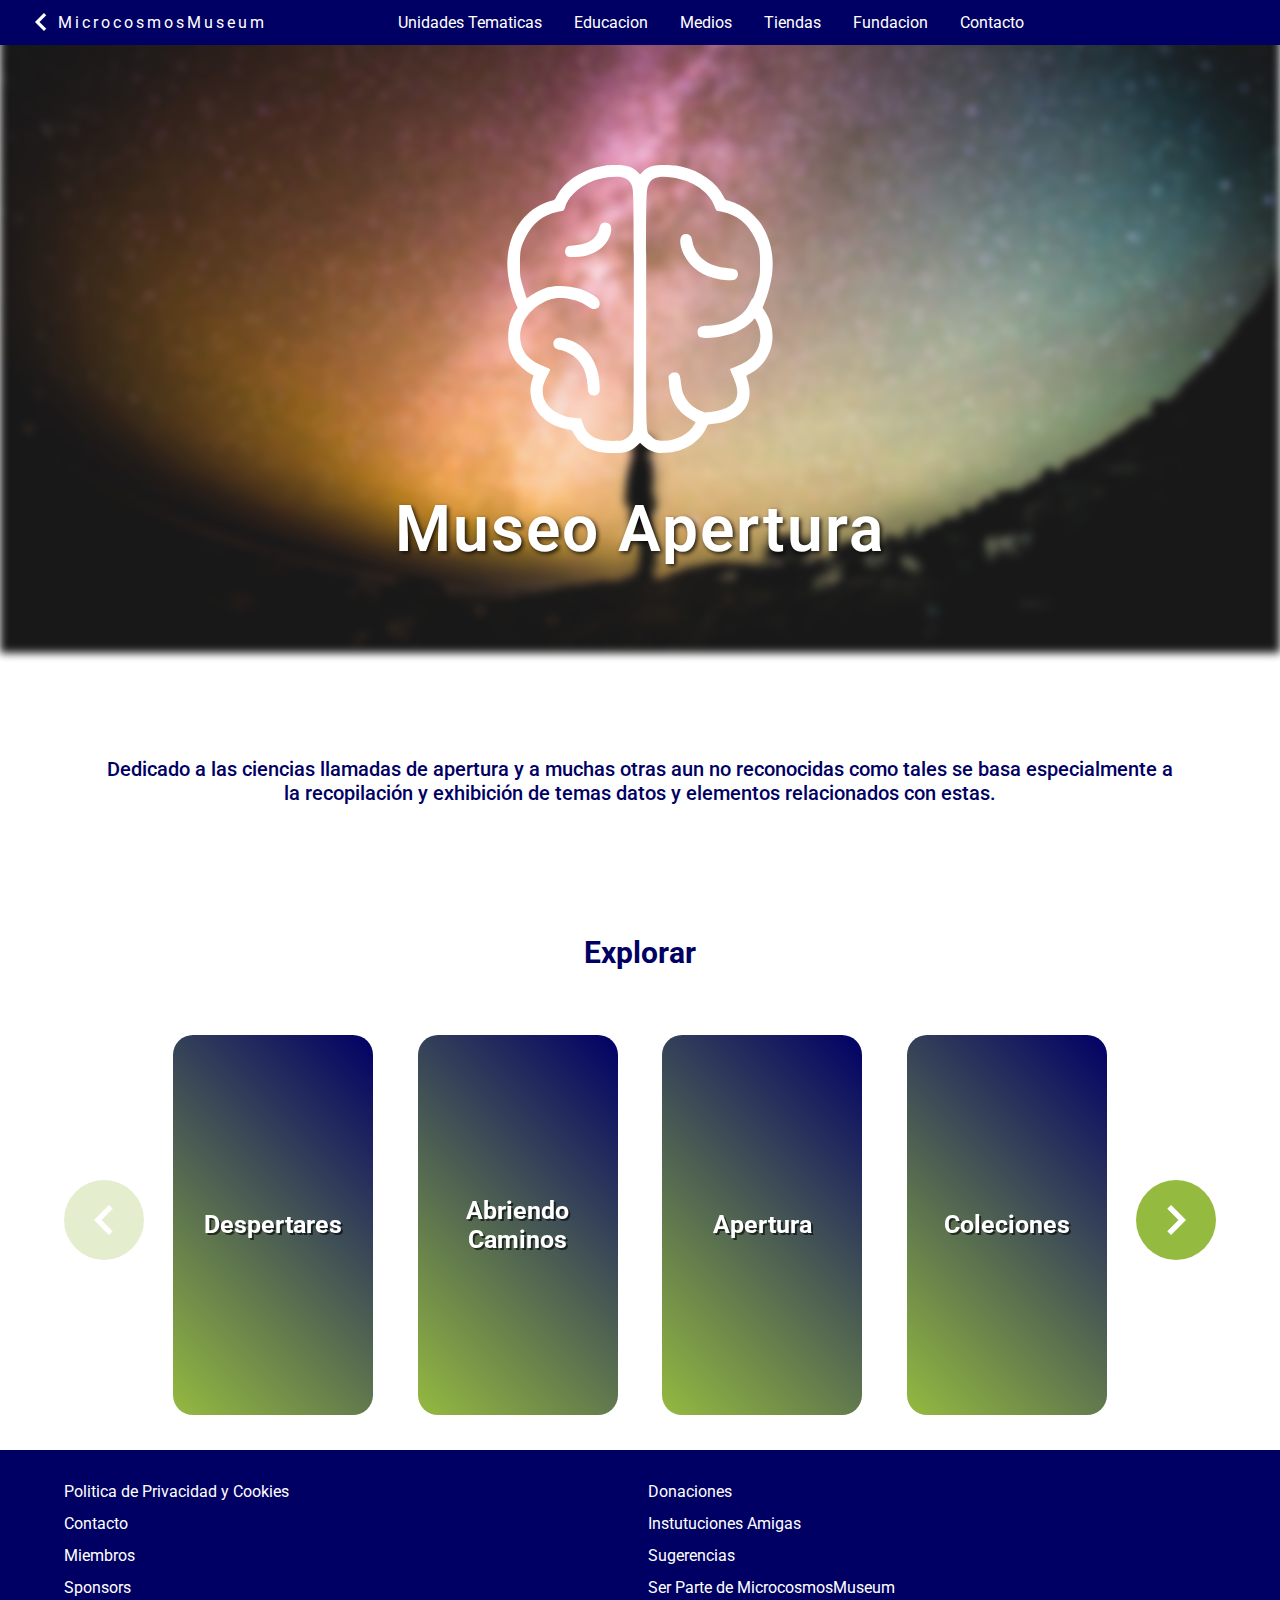
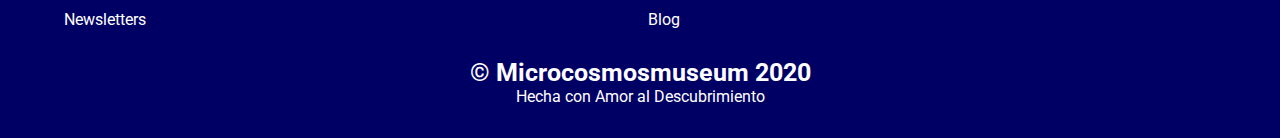
<file: assets/museos/museo_apertura/museo-2.html>
<!DOCTYPE html>
<html lang="es" dir="ltr">

<head>
  <meta charset="utf-8">
  <meta name="viewport" content="width=device-width, initial-scale=1">
  <link rel="shortcut icon" href="../../../img/favicon-1.png">
  <!-- google font -->
  <link href="https://fonts.googleapis.com/css2?family=Roboto:wght@300;400;700&display=swap" rel="stylesheet">
  <!-- style -->
  <link rel="stylesheet" type="text/css" href="../../../css/main-styles.css" />
  <link rel="stylesheet" href="../../../css/footer.css">
  <link rel="stylesheet" href="../../../css/navbar.css">
  <link rel="stylesheet" href="../../museos/museo_apertura/museo-2.css">
  <!-- glider-ccs -->
  <link rel="stylesheet" href="../../../glider/glider.css">
  <link rel="stylesheet" href="../../../glider/glider-conf.css">
  <title>Museo Apertura</title>
</head>

<body>
  <!------ BackGround ----->

  <div class="bg__container">
      <div class="logo__container">
        <img class="logo-museo-2" src="../../../img/museos-logos/logo_mApertura.svg" alt="logo">
        <h1 class="logo__title">Museo Apertura</h1>
      </div>
    <img class="bg__img" src="../../../img/home_bg/home_bg_4.jpg" alt="cientifico con microscopio">
  </div>

  <!------  NavBar ----->

  <nav class="nav">
    <div class="nav__container">
      <ul>
        <li class="menu-item menu-logo"><a class="menu-link arrow-submenu" href="../../../index.html"><img class="arrow-left-navbar" src="../../../img/glider-img/arrow-1.svg" alt="">MicrocosmosMuseum</a></li>
      </ul>
      <ul class="menu">
        <li class="menu-item"><a class="menu-link" href="#">Unidades Tematicas</a>
          <ul class="menu submenu">
            <li class="menu-item"><a class="menu-link" href="#">Micrographia Universal</a></li>
            <li class="menu-item"><a class="menu-link" href="#">MicroZoo, MicroAcuario y Micro Jardin Botanico</a></li>
            <li class="menu-item"><a class="menu-link" href="#">Campus Arqueologico</a></li>
            <li class="menu-item"><a class="menu-link" href="#">Campus Zoom</a></li>
          </ul>
        </li>
        <li class="menu-item"><a class="menu-link" href="#">Educacion</a>
          <ul class="menu submenu">
            <li class="menu-item"><a class="menu-link" href="#">Biblioteca</a></li>
            <li class="menu-item"><a class="menu-link" href="#">Taller y laboratorio</a></li>
            <li class="menu-item"><a class="menu-link" href="#">Vademécum Microscopia</a></li>
            <li class="menu-item"><a class="menu-link" href="#">Instituciones Amigas</a></li>
          </ul>
        </li>
        <li class="menu-item"><a class="menu-link" href="#">Medios</a>
          <ul class="menu submenu">
            <li class="menu-item"><a class="menu-link" href="#">Vivir la Montaña: Senderos, Rocas y Espinillos</a></li>
          </ul>
        </li>
        <li class="menu-item"><a class="menu-link" href="#">Tiendas</a>
          <ul class="menu submenu">
            <li class="menu-item"><a class="menu-link" href="#">Turismo Científico</a></li>
            <li class="menu-item"><a class="menu-link" href="#">Ventas y Promociones</a></li>
            <li class="menu-item"><a class="menu-link" href="#">ColeccionArte</a></li>
            <li class="menu-item"><a class="menu-link" href="#">Eventos, Ferias y congresos</a></li>
          </ul>
        </li>
        <li class="menu-item"><a class="menu-link" href="#">Fundacion</a>
        <li class="menu-item"><a class="menu-link" href="#">Contacto</a>
      </ul>
      <div class="burger">
        <div class="line1"></div>
        <div class="line2"></div>
        <div class="line3"></div>
      </div>
    </div>
  </nav>

    <!-- secciton Tema del museo -->
    
    <section class="section__tema">
        <p class="tema__p">Dedicado a las ciencias llamadas de apertura y a muchas otras aun no reconocidas como tales se basa especialmente a la recopilación y exhibición de temas datos y elementos  relacionados con estas.
        </p>
    </section>


  <!-- slader museos  -->

  <h2 class="slider-title">Explorar</h2>

  <div class="glider-contain">
    <button class="glider-prev">
      <img class="arrow-left" src="../../../img/glider-img/arrow-1.svg" alt="">
    </button>
    <div class="glider">
      <div class="card__content">
        <div class="card__body img-21">
          <a class="card__link" href="../../../paginaConstruccion/PaginaEnConstruccion.html">
            <h2 class="card__h2">Despertares</h2>
          </a>
        </div>
      </div>
      <div class="card__content">
        <div class="card__body img-21">
          <a class="card__link" href="../../../paginaConstruccion/PaginaEnConstruccion.html">
            <h2 class="card__h2">Abriendo Caminos</h2>
          </a>
        </div>
      </div>
      <div class="card__content">
        <div class="card__body img-21">
          <a class="card__link" href="../../../paginaConstruccion/PaginaEnConstruccion.html">
            <h2 class="card__h2">Apertura</h2>
          </a>
        </div>
      </div>
      <div class="card__content">
        <div class="card__body img-21">
          <a class="card__link" href="../../../paginaConstruccion/PaginaEnConstruccion.html">
            <h2 class="card__h2">Coleciones</h2>
          </a>
        </div>
      </div>
      <div class="card__content">
        <div class="card__body img-21">
          <a class="card__link" href="../../../paginaConstruccion/PaginaEnConstruccion.html">
            <h2 class="card__h2">Donaciones</h2>
          </a>
        </div>
      </div>
    </div>
    <button class="glider-next">
      <img class="arrow-right" src="../../../img/glider-img/arrow-1.svg" alt="">
    </button>
  </div>

  

  <footer class="footer__container">
    <ul class="footer__ul">
      <li class="footer__item"><a class="footer__link" href="../../../paginaConstruccion/PaginaEnConstruccion.html">Politica de
          Privacidad y Cookies</a></li>
      <li class="footer__item"><a class="footer__link"
          href="../../../paginaConstruccion/PaginaEnConstruccion.html">Contacto</a></li>
      <li class="footer__item"><a class="footer__link"
          href="../../../paginaConstruccion/PaginaEnConstruccion.html">Miembros</a></li>
      <li class="footer__item"><a class="footer__link"
          href="../../../paginaConstruccion/PaginaEnConstruccion.html">Sponsors</a></li>
      <li class="footer__item"><a class="footer__link"
          href="../../../paginaConstruccion/PaginaEnConstruccion.html">Newsletters</a></li>
      <li class="footer__item"><a class="footer__link"
          href="../../../paginaConstruccion/PaginaEnConstruccion.html">Donaciones</a></li>
      <li class="footer__item"><a class="footer__link"
          href="../../../paginaConstruccion/PaginaEnConstruccion.html">Instutuciones Amigas</a></li>
      <li class="footer__item"><a class="footer__link"
          href="../../../paginaConstruccion/PaginaEnConstruccion.html">Sugerencias</a></li>
      <li class="footer__item"><a class="footer__link" href="../../../paginaConstruccion/PaginaEnConstruccion.html">Ser Parte
          de MicrocosmosMuseum</a></li>
      <li class="footer__item"><a class="footer__link" href="../../../paginaConstruccion/PaginaEnConstruccion.html">Blog</a>
      </li>
    </ul>
    <div class="footer__logo">
      <h3 class="footer__h3">© Microcosmosmuseum 2020</h3>
      <p class="footer__p">Hecha con Amor al Descubrimiento</p>
    </div>
  </footer>

  <!-- Glider -->
  <script src="../../../glider/glider.js"></script>
  <script src="../../../glider/glider-conf.js"></script>
  <!-- navbar -->
  <script src="../../../js/navbar.js"></script>
</body>

</html>
</file>
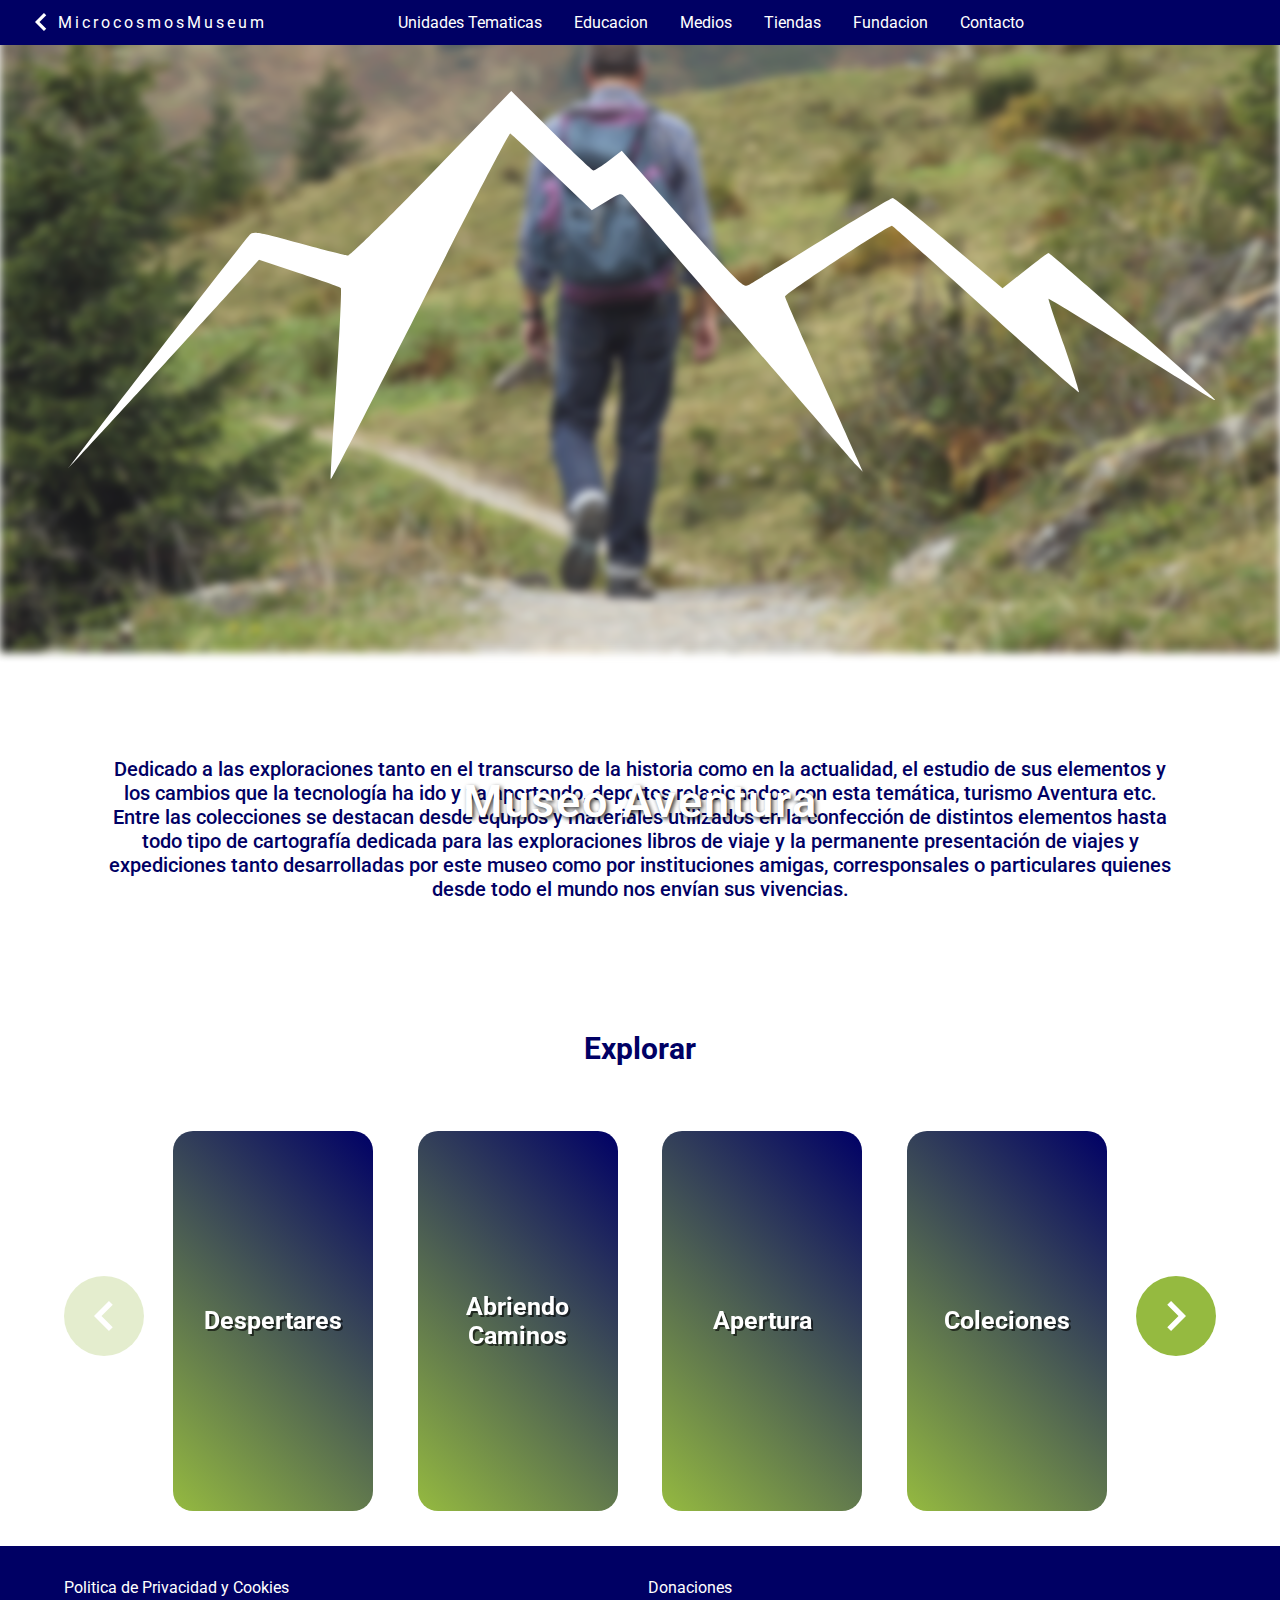
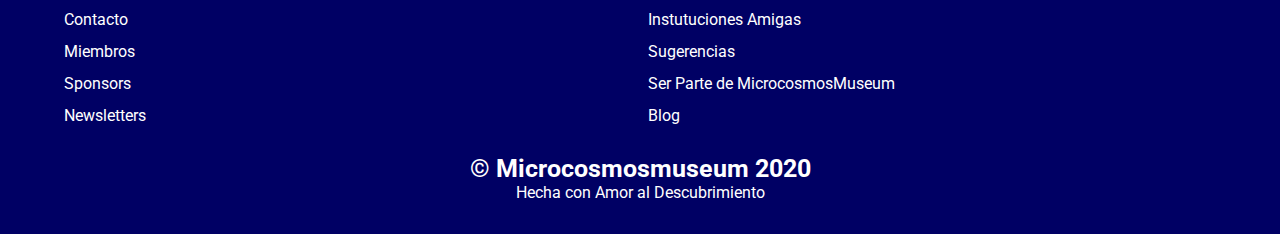
<file: assets/museos/museo_aventura/museo-3.html>
<!DOCTYPE html>
<html lang="es" dir="ltr">

<head>
  <meta charset="utf-8">
  <meta name="viewport" content="width=device-width, initial-scale=1">
  <link rel="shortcut icon" href="../../../img/favicon-1.png">
  <!-- google font -->
  <link href="https://fonts.googleapis.com/css2?family=Roboto:wght@300;400;700&display=swap" rel="stylesheet">
  <!-- style -->
  <link rel="stylesheet" type="text/css" href="../../../css/main-styles.css" />
  <link rel="stylesheet" href="../../../css/footer.css">
  <link rel="stylesheet" href="../../../css/navbar.css">
  <link rel="stylesheet" href="../../museos/museo_aventura/museo-3.css">
  <!-- glider-ccs -->
  <link rel="stylesheet" href="../../../glider/glider.css">
  <link rel="stylesheet" href="../../../glider/glider-conf.css">
  <title>Museo Aventura</title>
</head>

<body>
  <!------ BackGround ----->

  <div class="bg__container">
      <div class="logo__container">
        <img class="logo-museo-3" src="../../../img/museos-logos/logo_mAventura.svg" alt="logo">
        <h1 class="logo__title">Museo Aventura</h1>
      </div>
    <img class="bg__img" src="../../../img/home_bg/home_bg_5.jpg" alt="cientifico con microscopio">
  </div>

  <!------  NavBar ----->

  <nav class="nav">
    <div class="nav__container">
      <ul>
        <li class="menu-item menu-logo"><a class="menu-link arrow-submenu" href="../../../index.html"><img class="arrow-left-navbar" src="../../../img/glider-img/arrow-1.svg" alt="">MicrocosmosMuseum</a></li>
      </ul>
      <ul class="menu">
        <li class="menu-item"><a class="menu-link" href="#">Unidades Tematicas</a>
          <ul class="menu submenu">
            <li class="menu-item"><a class="menu-link" href="#">Micrographia Universal</a></li>
            <li class="menu-item"><a class="menu-link" href="#">MicroZoo, MicroAcuario y Micro Jardin Botanico</a></li>
            <li class="menu-item"><a class="menu-link" href="#">Campus Arqueologico</a></li>
            <li class="menu-item"><a class="menu-link" href="#">Campus Zoom</a></li>
          </ul>
        </li>
        <li class="menu-item"><a class="menu-link" href="#">Educacion</a>
          <ul class="menu submenu">
            <li class="menu-item"><a class="menu-link" href="#">Biblioteca</a></li>
            <li class="menu-item"><a class="menu-link" href="#">Taller y laboratorio</a></li>
            <li class="menu-item"><a class="menu-link" href="#">Vademécum Microscopia</a></li>
            <li class="menu-item"><a class="menu-link" href="#">Instituciones Amigas</a></li>
          </ul>
        </li>
        <li class="menu-item"><a class="menu-link" href="#">Medios</a>
          <ul class="menu submenu">
            <li class="menu-item"><a class="menu-link" href="#">Vivir la Montaña: Senderos, Rocas y Espinillos</a></li>
          </ul>
        </li>
        <li class="menu-item"><a class="menu-link" href="#">Tiendas</a>
          <ul class="menu submenu">
            <li class="menu-item"><a class="menu-link" href="#">Turismo Científico</a></li>
            <li class="menu-item"><a class="menu-link" href="#">Ventas y Promociones</a></li>
            <li class="menu-item"><a class="menu-link" href="#">ColeccionArte</a></li>
            <li class="menu-item"><a class="menu-link" href="#">Eventos, Ferias y congresos</a></li>
          </ul>
        </li>
        <li class="menu-item"><a class="menu-link" href="#">Fundacion</a>
        <li class="menu-item"><a class="menu-link" href="#">Contacto</a>
      </ul>
      <div class="burger">
        <div class="line1"></div>
        <div class="line2"></div>
        <div class="line3"></div>
      </div>
    </div>
  </nav>

    <!-- secciton Tema del museo -->
    
    <section class="section__tema">
        <p class="tema__p">Dedicado a las exploraciones tanto en el transcurso de la historia como en la actualidad, el estudio de sus elementos y los cambios que la tecnología ha ido y va aportando, deportes relacionados con esta temática, turismo Aventura etc. Entre las colecciones se destacan desde equipos y materiales utilizados en la confección de distintos elementos hasta todo tipo de cartografía dedicada para las exploraciones libros de viaje y la permanente presentación de viajes y expediciones tanto desarrolladas por este museo como por instituciones amigas, corresponsales o particulares quienes desde todo el mundo nos envían sus vivencias.
        </p>
    </section>


  <!-- slader museos  -->

  <h2 class="slider-title">Explorar</h2>

  <div class="glider-contain">
    <button class="glider-prev">
      <img class="arrow-left" src="../../../img/glider-img/arrow-1.svg" alt="">
    </button>
    <div class="glider">
      <div class="card__content">
        <div class="card__body img-21">
          <a class="card__link" href="../../../paginaConstruccion/PaginaEnConstruccion.html">
            <h2 class="card__h2">Despertares</h2>
          </a>
        </div>
      </div>
      <div class="card__content">
        <div class="card__body img-21">
          <a class="card__link" href="../../../paginaConstruccion/PaginaEnConstruccion.html">
            <h2 class="card__h2">Abriendo Caminos</h2>
          </a>
        </div>
      </div>
      <div class="card__content">
        <div class="card__body img-21">
          <a class="card__link" href="../../../paginaConstruccion/PaginaEnConstruccion.html">
            <h2 class="card__h2">Apertura</h2>
          </a>
        </div>
      </div>
      <div class="card__content">
        <div class="card__body img-21">
          <a class="card__link" href="../../../paginaConstruccion/PaginaEnConstruccion.html">
            <h2 class="card__h2">Coleciones</h2>
          </a>
        </div>
      </div>
      <div class="card__content">
        <div class="card__body img-21">
          <a class="card__link" href="../../../paginaConstruccion/PaginaEnConstruccion.html">
            <h2 class="card__h2">Donaciones</h2>
          </a>
        </div>
      </div>
    </div>
    <button class="glider-next">
      <img class="arrow-right" src="../../../img/glider-img/arrow-1.svg" alt="">
    </button>
  </div>

  

  <footer class="footer__container">
    <ul class="footer__ul">
      <li class="footer__item"><a class="footer__link" href="../../../paginaConstruccion/PaginaEnConstruccion.html">Politica de
          Privacidad y Cookies</a></li>
      <li class="footer__item"><a class="footer__link"
          href="../../../paginaConstruccion/PaginaEnConstruccion.html">Contacto</a></li>
      <li class="footer__item"><a class="footer__link"
          href="../../../paginaConstruccion/PaginaEnConstruccion.html">Miembros</a></li>
      <li class="footer__item"><a class="footer__link"
          href="../../../paginaConstruccion/PaginaEnConstruccion.html">Sponsors</a></li>
      <li class="footer__item"><a class="footer__link"
          href="../../../paginaConstruccion/PaginaEnConstruccion.html">Newsletters</a></li>
      <li class="footer__item"><a class="footer__link"
          href="../../../paginaConstruccion/PaginaEnConstruccion.html">Donaciones</a></li>
      <li class="footer__item"><a class="footer__link"
          href="../../../paginaConstruccion/PaginaEnConstruccion.html">Instutuciones Amigas</a></li>
      <li class="footer__item"><a class="footer__link"
          href="../../../paginaConstruccion/PaginaEnConstruccion.html">Sugerencias</a></li>
      <li class="footer__item"><a class="footer__link" href="../../../paginaConstruccion/PaginaEnConstruccion.html">Ser Parte
          de MicrocosmosMuseum</a></li>
      <li class="footer__item"><a class="footer__link" href="../../../paginaConstruccion/PaginaEnConstruccion.html">Blog</a>
      </li>
    </ul>
    <div class="footer__logo">
      <h3 class="footer__h3">© Microcosmosmuseum 2020</h3>
      <p class="footer__p">Hecha con Amor al Descubrimiento</p>
    </div>
  </footer>

  <!-- Glider -->
  <script src="../../../glider/glider.js"></script>
  <script src="../../../glider/glider-conf.js"></script>
  <!-- navbar -->
  <script src="../../../js/navbar.js"></script>
</body>

</html>
</file>
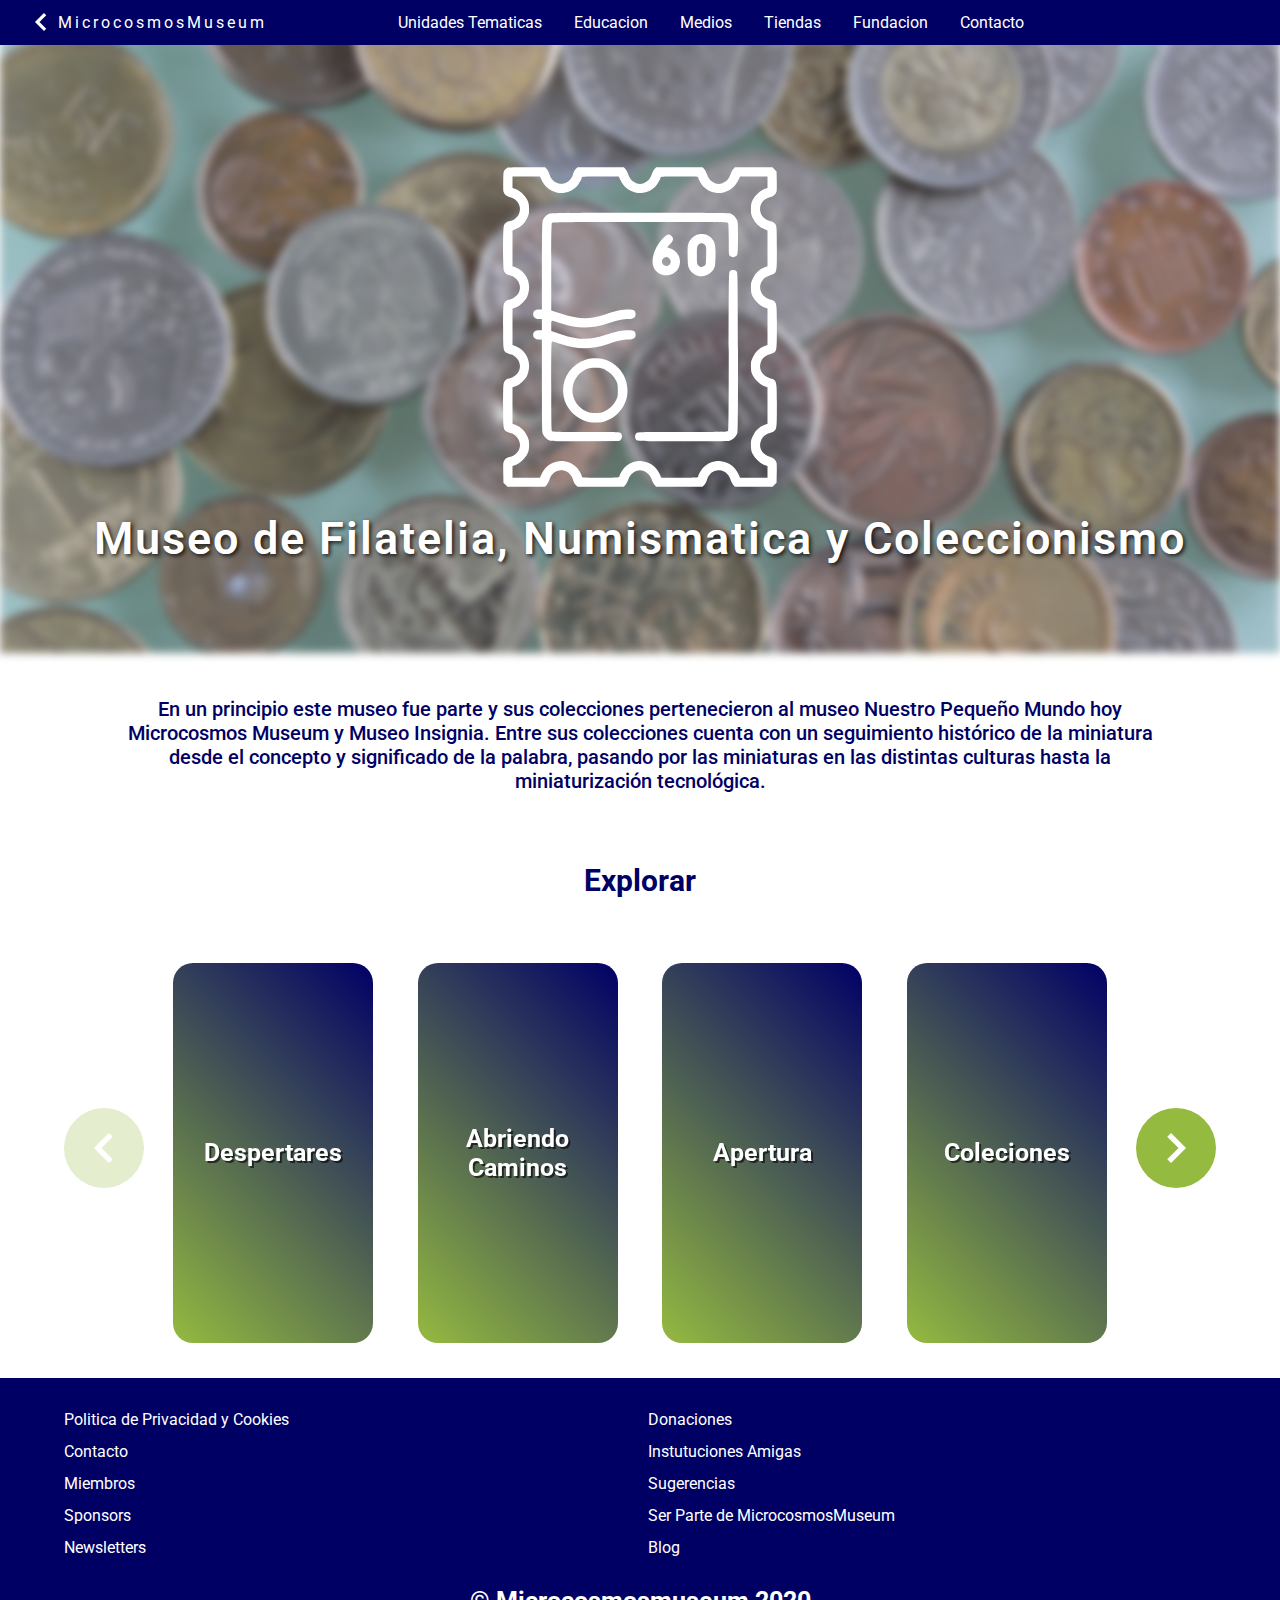
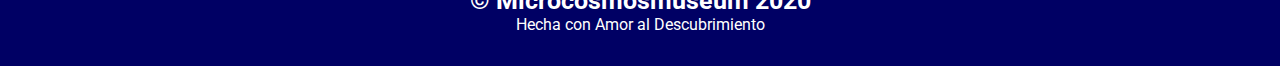
<file: assets/museos/museo_filatelia/museo-4.html>
<!DOCTYPE html>
<html lang="es" dir="ltr">

<head>
  <meta charset="utf-8">
  <meta name="viewport" content="width=device-width, initial-scale=1">
  <link rel="shortcut icon" href="../../../img/favicon-1.png">
  <!-- google font -->
  <link href="https://fonts.googleapis.com/css2?family=Roboto:wght@300;400;700&display=swap" rel="stylesheet">
  <!-- style -->
  <link rel="stylesheet" type="text/css" href="../../../css/main-styles.css" />
  <link rel="stylesheet" href="../../../css/footer.css">
  <link rel="stylesheet" href="../../../css/navbar.css">
  <link rel="stylesheet" href="../../museos/museo_filatelia/museo-4.css">
  <!-- glider-ccs -->
  <link rel="stylesheet" href="../../../glider/glider.css">
  <link rel="stylesheet" href="../../../glider/glider-conf.css">
  <title>Museo de Filatelia, Numismatica y Coleccionismo</title>
</head>

<body>
  <!------ BackGround ----->

  <div class="bg__container">
      <div class="logo__container">
        <img class="logo-museo-1" src="../../../img/museos-logos/logo_mNumismatica.svg" alt="logo">
        <h1 class="logo__title">Museo de Filatelia, Numismatica y Coleccionismo</h1>
      </div>
    <img class="bg__img" src="../../../img/home_bg/home_bg_10.jpg" alt="">
  </div>

  <!------  NavBar ----->

  <nav class="nav">
    <div class="nav__container">
      <ul> 
        <li class="menu-item menu-logo"><a class="menu-link arrow-submenu" href="../../../index.html"><img class="arrow-left-navbar" src="../../../img/glider-img/arrow-1.svg" alt="">MicrocosmosMuseum</a></li>
      </ul>
      <ul class="menu">
        <li class="menu-item"><a class="menu-link" href="#">Unidades Tematicas</a>
          <ul class="menu submenu">
            <li class="menu-item"><a class="menu-link" href="#">Micrographia Universal</a></li>
            <li class="menu-item"><a class="menu-link" href="#">MicroZoo, MicroAcuario y Micro Jardin Botanico</a></li>
            <li class="menu-item"><a class="menu-link" href="#">Campus Arqueologico</a></li>
            <li class="menu-item"><a class="menu-link" href="#">Campus Zoom</a></li>
          </ul>
        </li>
        <li class="menu-item"><a class="menu-link" href="#">Educacion</a>
          <ul class="menu submenu">
            <li class="menu-item"><a class="menu-link" href="#">Biblioteca</a></li>
            <li class="menu-item"><a class="menu-link" href="#">Taller y laboratorio</a></li>
            <li class="menu-item"><a class="menu-link" href="#">Vademécum Microscopia</a></li>
            <li class="menu-item"><a class="menu-link" href="#">Instituciones Amigas</a></li>
          </ul>
        </li>
        <li class="menu-item"><a class="menu-link" href="#">Medios</a>
          <ul class="menu submenu">
            <li class="menu-item"><a class="menu-link" href="#">Vivir la Montaña: Senderos, Rocas y Espinillos</a></li>
          </ul>
        </li>
        <li class="menu-item"><a class="menu-link" href="#">Tiendas</a>
          <ul class="menu submenu">
            <li class="menu-item"><a class="menu-link" href="#">Turismo Científico</a></li>
            <li class="menu-item"><a class="menu-link" href="#">Ventas y Promociones</a></li>
            <li class="menu-item"><a class="menu-link" href="#">ColeccionArte</a></li>
            <li class="menu-item"><a class="menu-link" href="#">Eventos, Ferias y congresos</a></li>
          </ul>
        </li>
        <li class="menu-item"><a class="menu-link" href="#">Fundacion</a>
        <li class="menu-item"><a class="menu-link" href="#">Contacto</a>
      </ul>
      <div class="burger">
        <div class="line1"></div>
        <div class="line2"></div>
        <div class="line3"></div>
      </div>
    </div>
  </nav>

    <!-- secciton Tema del museo -->
    
    <section class="section__tema">
        <p class="tema__p">
            En un principio este museo fue parte y sus colecciones pertenecieron al museo Nuestro Pequeño Mundo hoy Microcosmos Museum y Museo Insignia. Entre sus colecciones cuenta con un seguimiento histórico de la miniatura desde el concepto y significado de la palabra, pasando por las miniaturas en las distintas culturas hasta la miniaturización tecnológica.
        </p>
    </section>


  <!-- slader museos  -->

  <h2 class="slider-title">Explorar</h2>

  <div class="glider-contain">
    <button class="glider-prev">
      <img class="arrow-left" src="../../../img/glider-img/arrow-1.svg" alt="">
    </button>
    <div class="glider">
      <div class="card__content">
        <div class="card__body img-21">
          <a class="card__link" href="../../../paginaConstruccion/PaginaEnConstruccion.html">
            <h2 class="card__h2">Despertares</h2>
          </a>
        </div>
      </div>
      <div class="card__content">
        <div class="card__body img-21">
          <a class="card__link" href="../../../paginaConstruccion/PaginaEnConstruccion.html">
            <h2 class="card__h2">Abriendo Caminos</h2>
          </a>
        </div>
      </div>
      <div class="card__content">
        <div class="card__body img-21">
          <a class="card__link" href="../../../paginaConstruccion/PaginaEnConstruccion.html">
            <h2 class="card__h2">Apertura</h2>
          </a>
        </div>
      </div>
      <div class="card__content">
        <div class="card__body img-21">
          <a class="card__link" href="../../../paginaConstruccion/PaginaEnConstruccion.html">
            <h2 class="card__h2">Coleciones</h2>
          </a>
        </div>
      </div>
      <div class="card__content">
        <div class="card__body img-21">
          <a class="card__link" href="../../../paginaConstruccion/PaginaEnConstruccion.html">
            <h2 class="card__h2">Donaciones</h2>
          </a>
        </div>
      </div>
    </div>
    <button class="glider-next">
      <img class="arrow-right" src="../../../img/glider-img/arrow-1.svg" alt="">
    </button>
  </div>

  

  <footer class="footer__container">
    <ul class="footer__ul">
      <li class="footer__item"><a class="footer__link" href="../../../paginaConstruccion/PaginaEnConstruccion.html">Politica de
          Privacidad y Cookies</a></li>
      <li class="footer__item"><a class="footer__link"
          href="../../../paginaConstruccion/PaginaEnConstruccion.html">Contacto</a></li>
      <li class="footer__item"><a class="footer__link"
          href="../../../paginaConstruccion/PaginaEnConstruccion.html">Miembros</a></li>
      <li class="footer__item"><a class="footer__link"
          href="../../../paginaConstruccion/PaginaEnConstruccion.html">Sponsors</a></li>
      <li class="footer__item"><a class="footer__link"
          href="../../../paginaConstruccion/PaginaEnConstruccion.html">Newsletters</a></li>
      <li class="footer__item"><a class="footer__link"
          href="../../../paginaConstruccion/PaginaEnConstruccion.html">Donaciones</a></li>
      <li class="footer__item"><a class="footer__link"
          href="../../../paginaConstruccion/PaginaEnConstruccion.html">Instutuciones Amigas</a></li>
      <li class="footer__item"><a class="footer__link"
          href="../../../paginaConstruccion/PaginaEnConstruccion.html">Sugerencias</a></li>
      <li class="footer__item"><a class="footer__link" href="../../../paginaConstruccion/PaginaEnConstruccion.html">Ser Parte
          de MicrocosmosMuseum</a></li>
      <li class="footer__item"><a class="footer__link" href="../../../paginaConstruccion/PaginaEnConstruccion.html">Blog</a>
      </li>
    </ul>
    <div class="footer__logo">
      <h3 class="footer__h3">© Microcosmosmuseum 2020</h3>
      <p class="footer__p">Hecha con Amor al Descubrimiento</p>
    </div>
  </footer>

  <!-- Glider -->
  <script src="../../../glider/glider.js"></script>
  <script src="../../../glider/glider-conf.js"></script>
  <!-- navbar -->
  <script src="../../../js/navbar.js"></script>
</body>

</html>
</file>
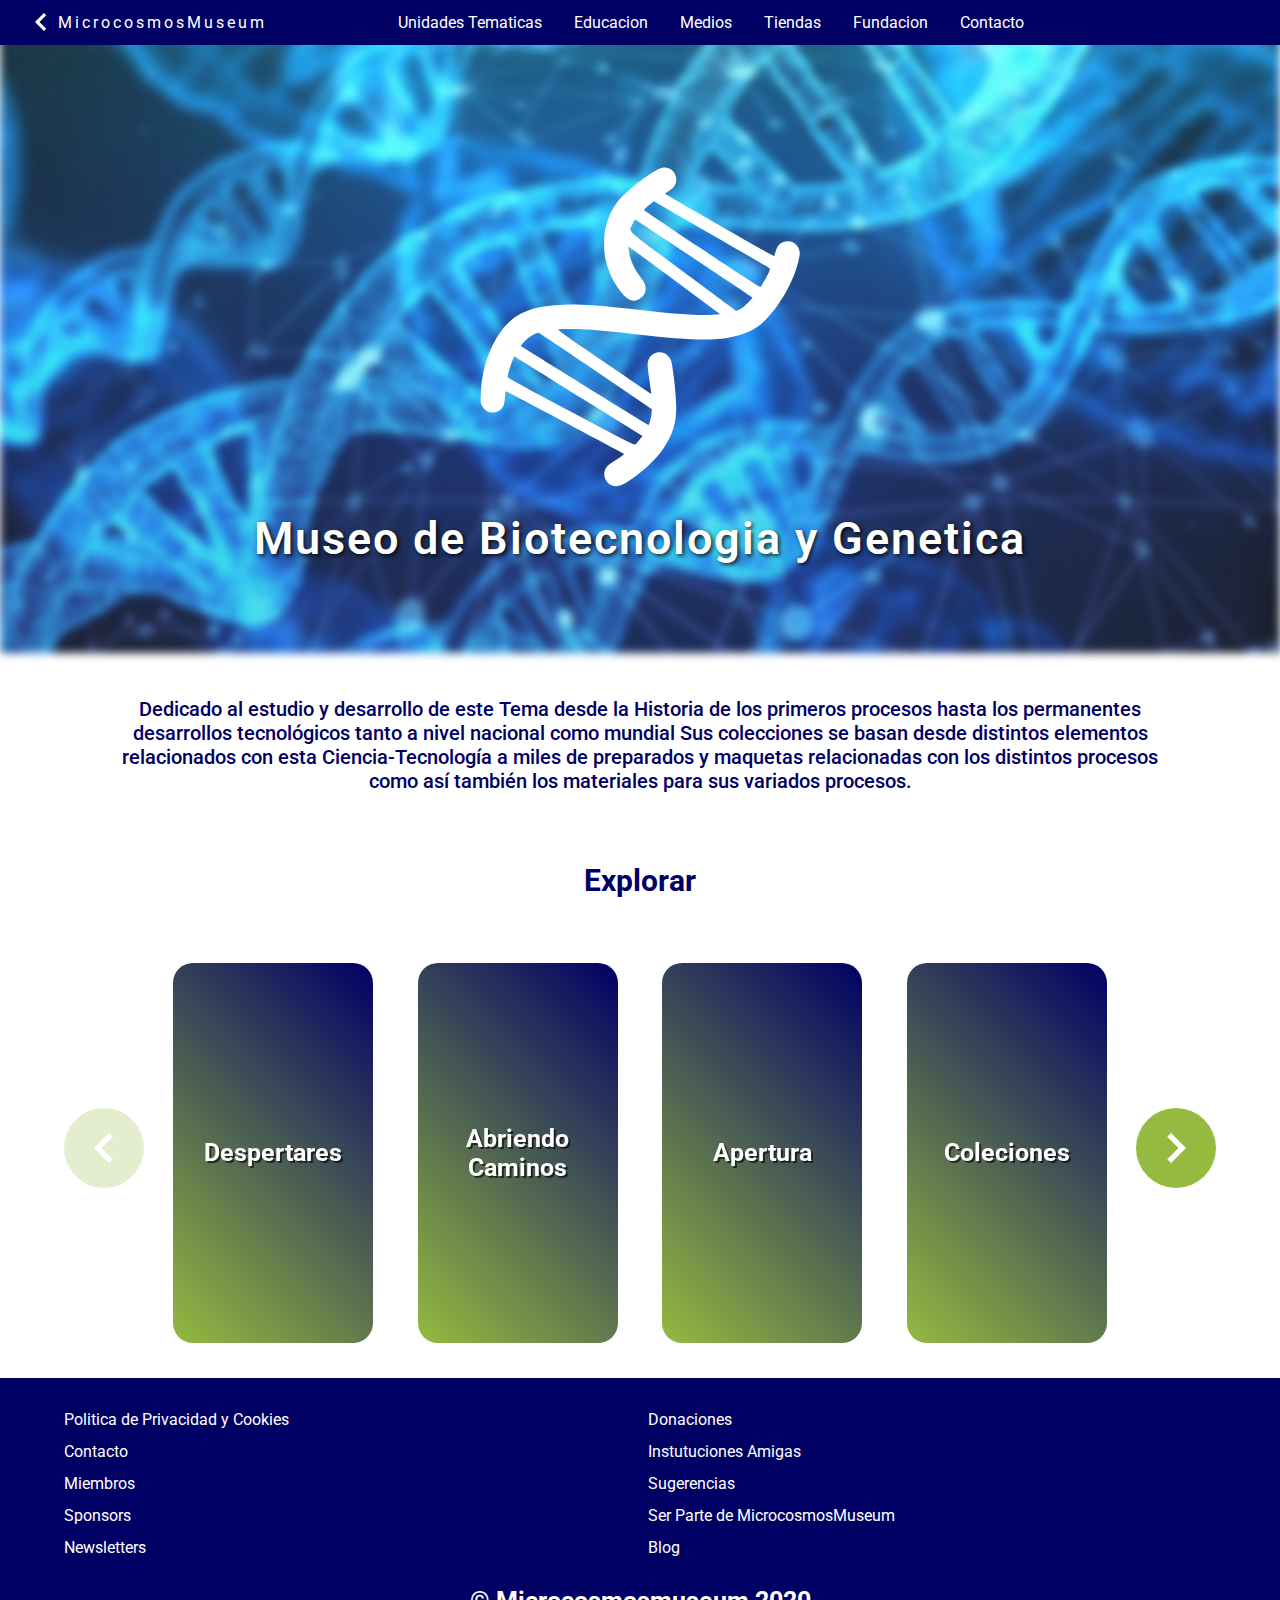
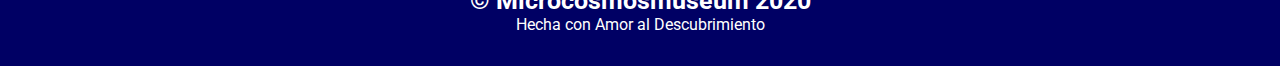
<file: assets/museos/museo_genetica/museo-5.html>
<!DOCTYPE html>
<html lang="es" dir="ltr">

<head>
  <meta charset="utf-8">
  <meta name="viewport" content="width=device-width, initial-scale=1">
  <link rel="shortcut icon" href="../../../img/favicon-1.png">
  <!-- google font -->
  <link href="https://fonts.googleapis.com/css2?family=Roboto:wght@300;400;700&display=swap" rel="stylesheet">
  <!-- style -->
  <link rel="stylesheet" type="text/css" href="../../../css/main-styles.css" />
  <link rel="stylesheet" href="../../../css/footer.css">
  <link rel="stylesheet" href="../../../css/navbar.css">
  <link rel="stylesheet" href="../../museos/museo_genetica/museo-5.css">
  <!-- glider-ccs -->
  <link rel="stylesheet" href="../../../glider/glider.css">
  <link rel="stylesheet" href="../../../glider/glider-conf.css">
  <title>Museo de Biotecnologia y Genetica</title>
</head>

<body>
  <!------ BackGround ----->

  <div class="bg__container">
      <div class="logo__container">
        <img class="logo-museo-1" src="../../../img/museos-logos/logo_mBiotecnologia.svg" alt="logo">
        <h1 class="logo__title">Museo de Biotecnologia y Genetica</h1>
      </div>
    <img class="bg__img" src="../../../img/home_bg/home_bg_7.jpg" alt="cientifico con microscopio">
  </div>

  <!------  NavBar ----->

  <nav class="nav">
    <div class="nav__container">
      <ul> 
        <li class="menu-item menu-logo"><a class="menu-link arrow-submenu" href="../../../index.html"><img class="arrow-left-navbar" src="../../../img/glider-img/arrow-1.svg" alt="">MicrocosmosMuseum</a></li>
      </ul>
      <ul class="menu">
        <li class="menu-item"><a class="menu-link" href="#">Unidades Tematicas</a>
          <ul class="menu submenu">
            <li class="menu-item"><a class="menu-link" href="#">Micrographia Universal</a></li>
            <li class="menu-item"><a class="menu-link" href="#">MicroZoo, MicroAcuario y Micro Jardin Botanico</a></li>
            <li class="menu-item"><a class="menu-link" href="#">Campus Arqueologico</a></li>
            <li class="menu-item"><a class="menu-link" href="#">Campus Zoom</a></li>
          </ul>
        </li>
        <li class="menu-item"><a class="menu-link" href="#">Educacion</a>
          <ul class="menu submenu">
            <li class="menu-item"><a class="menu-link" href="#">Biblioteca</a></li>
            <li class="menu-item"><a class="menu-link" href="#">Taller y laboratorio</a></li>
            <li class="menu-item"><a class="menu-link" href="#">Vademécum Microscopia</a></li>
            <li class="menu-item"><a class="menu-link" href="#">Instituciones Amigas</a></li>
          </ul>
        </li>
        <li class="menu-item"><a class="menu-link" href="#">Medios</a>
          <ul class="menu submenu">
            <li class="menu-item"><a class="menu-link" href="#">Vivir la Montaña: Senderos, Rocas y Espinillos</a></li>
          </ul>
        </li>
        <li class="menu-item"><a class="menu-link" href="#">Tiendas</a>
          <ul class="menu submenu">
            <li class="menu-item"><a class="menu-link" href="#">Turismo Científico</a></li>
            <li class="menu-item"><a class="menu-link" href="#">Ventas y Promociones</a></li>
            <li class="menu-item"><a class="menu-link" href="#">ColeccionArte</a></li>
            <li class="menu-item"><a class="menu-link" href="#">Eventos, Ferias y congresos</a></li>
          </ul>
        </li>
        <li class="menu-item"><a class="menu-link" href="#">Fundacion</a>
        <li class="menu-item"><a class="menu-link" href="#">Contacto</a>
      </ul>
      <div class="burger">
        <div class="line1"></div>
        <div class="line2"></div>
        <div class="line3"></div>
      </div>
    </div>
  </nav>

    <!-- secciton Tema del museo -->
    
    <section class="section__tema">
        <p class="tema__p"> 
            Dedicado al estudio y desarrollo de este Tema desde la Historia de los primeros procesos hasta los permanentes desarrollos tecnológicos tanto a nivel nacional como mundial
            Sus colecciones se basan desde distintos elementos relacionados con esta Ciencia-Tecnología a miles de preparados y maquetas relacionadas con los distintos procesos como así también los materiales para sus variados procesos.
        </p>
    </section>


  <!-- slader museos  -->

  <h2 class="slider-title">Explorar</h2>

  <div class="glider-contain">
    <button class="glider-prev">
      <img class="arrow-left" src="../../../img/glider-img/arrow-1.svg" alt="">
    </button>
    <div class="glider">
      <div class="card__content">
        <div class="card__body img-21">
          <a class="card__link" href="../../../paginaConstruccion/PaginaEnConstruccion.html">
            <h2 class="card__h2">Despertares</h2>
          </a>
        </div>
      </div>
      <div class="card__content">
        <div class="card__body img-21">
          <a class="card__link" href="../../../paginaConstruccion/PaginaEnConstruccion.html">
            <h2 class="card__h2">Abriendo Caminos</h2>
          </a>
        </div>
      </div>
      <div class="card__content">
        <div class="card__body img-21">
          <a class="card__link" href="../../../paginaConstruccion/PaginaEnConstruccion.html">
            <h2 class="card__h2">Apertura</h2>
          </a>
        </div>
      </div>
      <div class="card__content">
        <div class="card__body img-21">
          <a class="card__link" href="../../../paginaConstruccion/PaginaEnConstruccion.html">
            <h2 class="card__h2">Coleciones</h2>
          </a>
        </div>
      </div>
      <div class="card__content">
        <div class="card__body img-21">
          <a class="card__link" href="../../../paginaConstruccion/PaginaEnConstruccion.html">
            <h2 class="card__h2">Donaciones</h2>
          </a>
        </div>
      </div>
    </div>
    <button class="glider-next">
      <img class="arrow-right" src="../../../img/glider-img/arrow-1.svg" alt="">
    </button>
  </div>

  

  <footer class="footer__container">
    <ul class="footer__ul">
      <li class="footer__item"><a class="footer__link" href="../../../paginaConstruccion/PaginaEnConstruccion.html">Politica de
          Privacidad y Cookies</a></li>
      <li class="footer__item"><a class="footer__link"
          href="../../../paginaConstruccion/PaginaEnConstruccion.html">Contacto</a></li>
      <li class="footer__item"><a class="footer__link"
          href="../../../paginaConstruccion/PaginaEnConstruccion.html">Miembros</a></li>
      <li class="footer__item"><a class="footer__link"
          href="../../../paginaConstruccion/PaginaEnConstruccion.html">Sponsors</a></li>
      <li class="footer__item"><a class="footer__link"
          href="../../../paginaConstruccion/PaginaEnConstruccion.html">Newsletters</a></li>
      <li class="footer__item"><a class="footer__link"
          href="../../../paginaConstruccion/PaginaEnConstruccion.html">Donaciones</a></li>
      <li class="footer__item"><a class="footer__link"
          href="../../../paginaConstruccion/PaginaEnConstruccion.html">Instutuciones Amigas</a></li>
      <li class="footer__item"><a class="footer__link"
          href="../../../paginaConstruccion/PaginaEnConstruccion.html">Sugerencias</a></li>
      <li class="footer__item"><a class="footer__link" href="../../../paginaConstruccion/PaginaEnConstruccion.html">Ser Parte
          de MicrocosmosMuseum</a></li>
      <li class="footer__item"><a class="footer__link" href="../../../paginaConstruccion/PaginaEnConstruccion.html">Blog</a>
      </li>
    </ul>
    <div class="footer__logo">
      <h3 class="footer__h3">© Microcosmosmuseum 2020</h3>
      <p class="footer__p">Hecha con Amor al Descubrimiento</p>
    </div>
  </footer>

  <!-- Glider -->
  <script src="../../../glider/glider.js"></script>
  <script src="../../../glider/glider-conf.js"></script>
  <!-- navbar -->
  <script src="../../../js/navbar.js"></script>
</body>

</html>
</file>
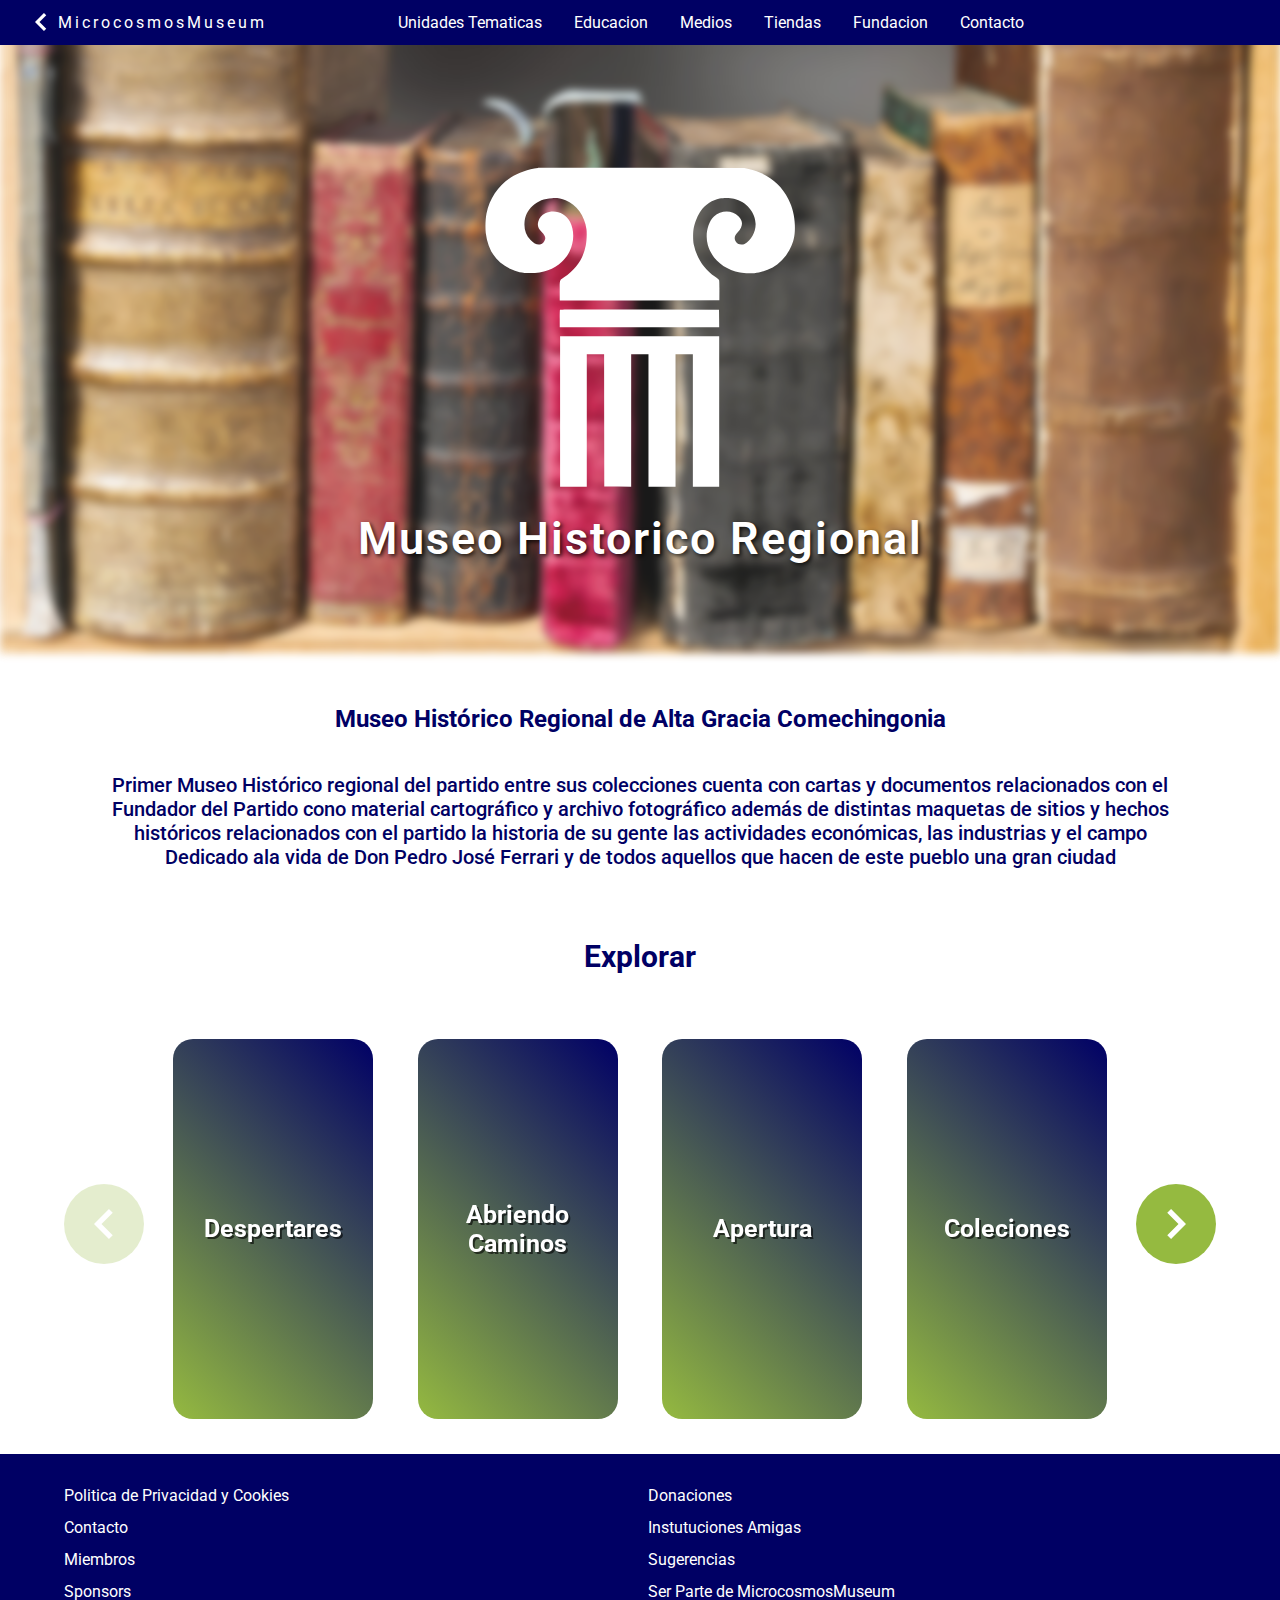
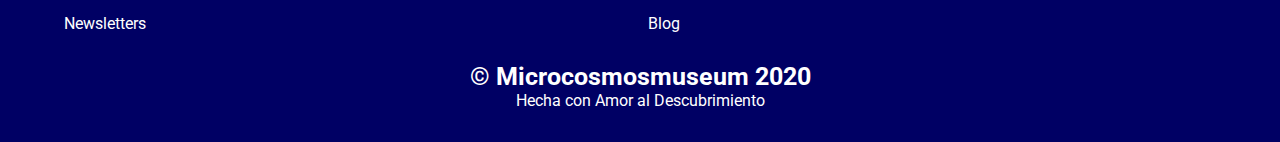
<file: assets/museos/museo_historia/museo-6.html>
<!DOCTYPE html>
<html lang="es" dir="ltr">

<head>
  <meta charset="utf-8">
  <meta name="viewport" content="width=device-width, initial-scale=1">
  <link rel="shortcut icon" href="../../../img/favicon-1.png">
  <!-- google font -->
  <link href="https://fonts.googleapis.com/css2?family=Roboto:wght@300;400;700&display=swap" rel="stylesheet">
  <!-- style -->
  <link rel="stylesheet" type="text/css" href="../../../css/main-styles.css" />
  <link rel="stylesheet" href="../../../css/footer.css">
  <link rel="stylesheet" href="../../../css/navbar.css">
  <link rel="stylesheet" href="../../museos/museo_historia/museo-6.css">
  <!-- glider-ccs -->
  <link rel="stylesheet" href="../../../glider/glider.css">
  <link rel="stylesheet" href="../../../glider/glider-conf.css">
  <title>Museo Historico Regional</title>
</head>

<body>
  <!------ BackGround ----->

  <div class="bg__container">
      <div class="logo__container">
        <img class="logo-museo-1" src="../../../img/museos-logos/logo_mHistorico.svg" alt="logo">
        <h1 class="logo__title">Museo Historico Regional</h1>
      </div>
    <img class="bg__img" src="../../../img/home_bg/home_bg_8.jpg" alt="">
  </div>

  <!------  NavBar ----->

  <nav class="nav">
    <div class="nav__container">
      <ul> 
        <li class="menu-item menu-logo"><a class="menu-link arrow-submenu" href="../../../index.html"><img class="arrow-left-navbar" src="../../../img/glider-img/arrow-1.svg" alt="">MicrocosmosMuseum</a></li>
      </ul>
      <ul class="menu">
        <li class="menu-item"><a class="menu-link" href="#">Unidades Tematicas</a>
          <ul class="menu submenu">
            <li class="menu-item"><a class="menu-link" href="#">Micrographia Universal</a></li>
            <li class="menu-item"><a class="menu-link" href="#">MicroZoo, MicroAcuario y Micro Jardin Botanico</a></li>
            <li class="menu-item"><a class="menu-link" href="#">Campus Arqueologico</a></li>
            <li class="menu-item"><a class="menu-link" href="#">Campus Zoom</a></li>
          </ul>
        </li>
        <li class="menu-item"><a class="menu-link" href="#">Educacion</a>
          <ul class="menu submenu">
            <li class="menu-item"><a class="menu-link" href="#">Biblioteca</a></li>
            <li class="menu-item"><a class="menu-link" href="#">Taller y laboratorio</a></li>
            <li class="menu-item"><a class="menu-link" href="#">Vademécum Microscopia</a></li>
            <li class="menu-item"><a class="menu-link" href="#">Instituciones Amigas</a></li>
          </ul>
        </li>
        <li class="menu-item"><a class="menu-link" href="#">Medios</a>
          <ul class="menu submenu">
            <li class="menu-item"><a class="menu-link" href="#">Vivir la Montaña: Senderos, Rocas y Espinillos</a></li>
          </ul>
        </li>
        <li class="menu-item"><a class="menu-link" href="#">Tiendas</a>
          <ul class="menu submenu">
            <li class="menu-item"><a class="menu-link" href="#">Turismo Científico</a></li>
            <li class="menu-item"><a class="menu-link" href="#">Ventas y Promociones</a></li>
            <li class="menu-item"><a class="menu-link" href="#">ColeccionArte</a></li>
            <li class="menu-item"><a class="menu-link" href="#">Eventos, Ferias y congresos</a></li>
          </ul>
        </li>
        <li class="menu-item"><a class="menu-link" href="#">Fundacion</a>
        <li class="menu-item"><a class="menu-link" href="#">Contacto</a>
      </ul>
      <div class="burger">
        <div class="line1"></div>
        <div class="line2"></div>
        <div class="line3"></div>
      </div>
    </div>
  </nav>

    <!-- secciton Tema del museo -->
    
    <section class="section__tema">
        <h2 class="tema__title">Museo Histórico Regional de Alta Gracia Comechingonia</h2>
        <p class="tema__p">
            Primer Museo Histórico regional del partido entre sus colecciones cuenta con cartas y documentos relacionados con el Fundador del Partido cono material cartográfico y archivo fotográfico además de distintas maquetas de sitios y hechos  históricos relacionados con el partido la historia de su gente las actividades económicas, las industrias y el campo
            Dedicado ala vida de Don Pedro José Ferrari y de todos aquellos que hacen de este pueblo una gran ciudad
        </p>
    </section>


  <!-- slader museos  -->

  <h2 class="slider-title">Explorar</h2>

  <div class="glider-contain">
    <button class="glider-prev">
      <img class="arrow-left" src="../../../img/glider-img/arrow-1.svg" alt="">
    </button>
    <div class="glider">
      <div class="card__content">
        <div class="card__body img-21">
          <a class="card__link" href="../../../paginaConstruccion/PaginaEnConstruccion.html">
            <h2 class="card__h2">Despertares</h2>
          </a>
        </div>
      </div>
      <div class="card__content">
        <div class="card__body img-21">
          <a class="card__link" href="../../../paginaConstruccion/PaginaEnConstruccion.html">
            <h2 class="card__h2">Abriendo Caminos</h2>
          </a>
        </div>
      </div>
      <div class="card__content">
        <div class="card__body img-21">
          <a class="card__link" href="../../../paginaConstruccion/PaginaEnConstruccion.html">
            <h2 class="card__h2">Apertura</h2>
          </a>
        </div>
      </div>
      <div class="card__content">
        <div class="card__body img-21">
          <a class="card__link" href="../../../paginaConstruccion/PaginaEnConstruccion.html">
            <h2 class="card__h2">Coleciones</h2>
          </a>
        </div>
      </div>
      <div class="card__content">
        <div class="card__body img-21">
          <a class="card__link" href="../../../paginaConstruccion/PaginaEnConstruccion.html">
            <h2 class="card__h2">Donaciones</h2>
          </a>
        </div>
      </div>
    </div>
    <button class="glider-next">
      <img class="arrow-right" src="../../../img/glider-img/arrow-1.svg" alt="">
    </button>
  </div>

  

  <footer class="footer__container">
    <ul class="footer__ul">
      <li class="footer__item"><a class="footer__link" href="../../../paginaConstruccion/PaginaEnConstruccion.html">Politica de
          Privacidad y Cookies</a></li>
      <li class="footer__item"><a class="footer__link"
          href="../../../paginaConstruccion/PaginaEnConstruccion.html">Contacto</a></li>
      <li class="footer__item"><a class="footer__link"
          href="../../../paginaConstruccion/PaginaEnConstruccion.html">Miembros</a></li>
      <li class="footer__item"><a class="footer__link"
          href="../../../paginaConstruccion/PaginaEnConstruccion.html">Sponsors</a></li>
      <li class="footer__item"><a class="footer__link"
          href="../../../paginaConstruccion/PaginaEnConstruccion.html">Newsletters</a></li>
      <li class="footer__item"><a class="footer__link"
          href="../../../paginaConstruccion/PaginaEnConstruccion.html">Donaciones</a></li>
      <li class="footer__item"><a class="footer__link"
          href="../../../paginaConstruccion/PaginaEnConstruccion.html">Instutuciones Amigas</a></li>
      <li class="footer__item"><a class="footer__link"
          href="../../../paginaConstruccion/PaginaEnConstruccion.html">Sugerencias</a></li>
      <li class="footer__item"><a class="footer__link" href="../../../paginaConstruccion/PaginaEnConstruccion.html">Ser Parte
          de MicrocosmosMuseum</a></li>
      <li class="footer__item"><a class="footer__link" href="../../../paginaConstruccion/PaginaEnConstruccion.html">Blog</a>
      </li>
    </ul>
    <div class="footer__logo">
      <h3 class="footer__h3">© Microcosmosmuseum 2020</h3>
      <p class="footer__p">Hecha con Amor al Descubrimiento</p>
    </div>
  </footer>

  <!-- Glider -->
  <script src="../../../glider/glider.js"></script>
  <script src="../../../glider/glider-conf.js"></script>
  <!-- navbar -->
  <script src="../../../js/navbar.js"></script>
</body>

</html>
</file>
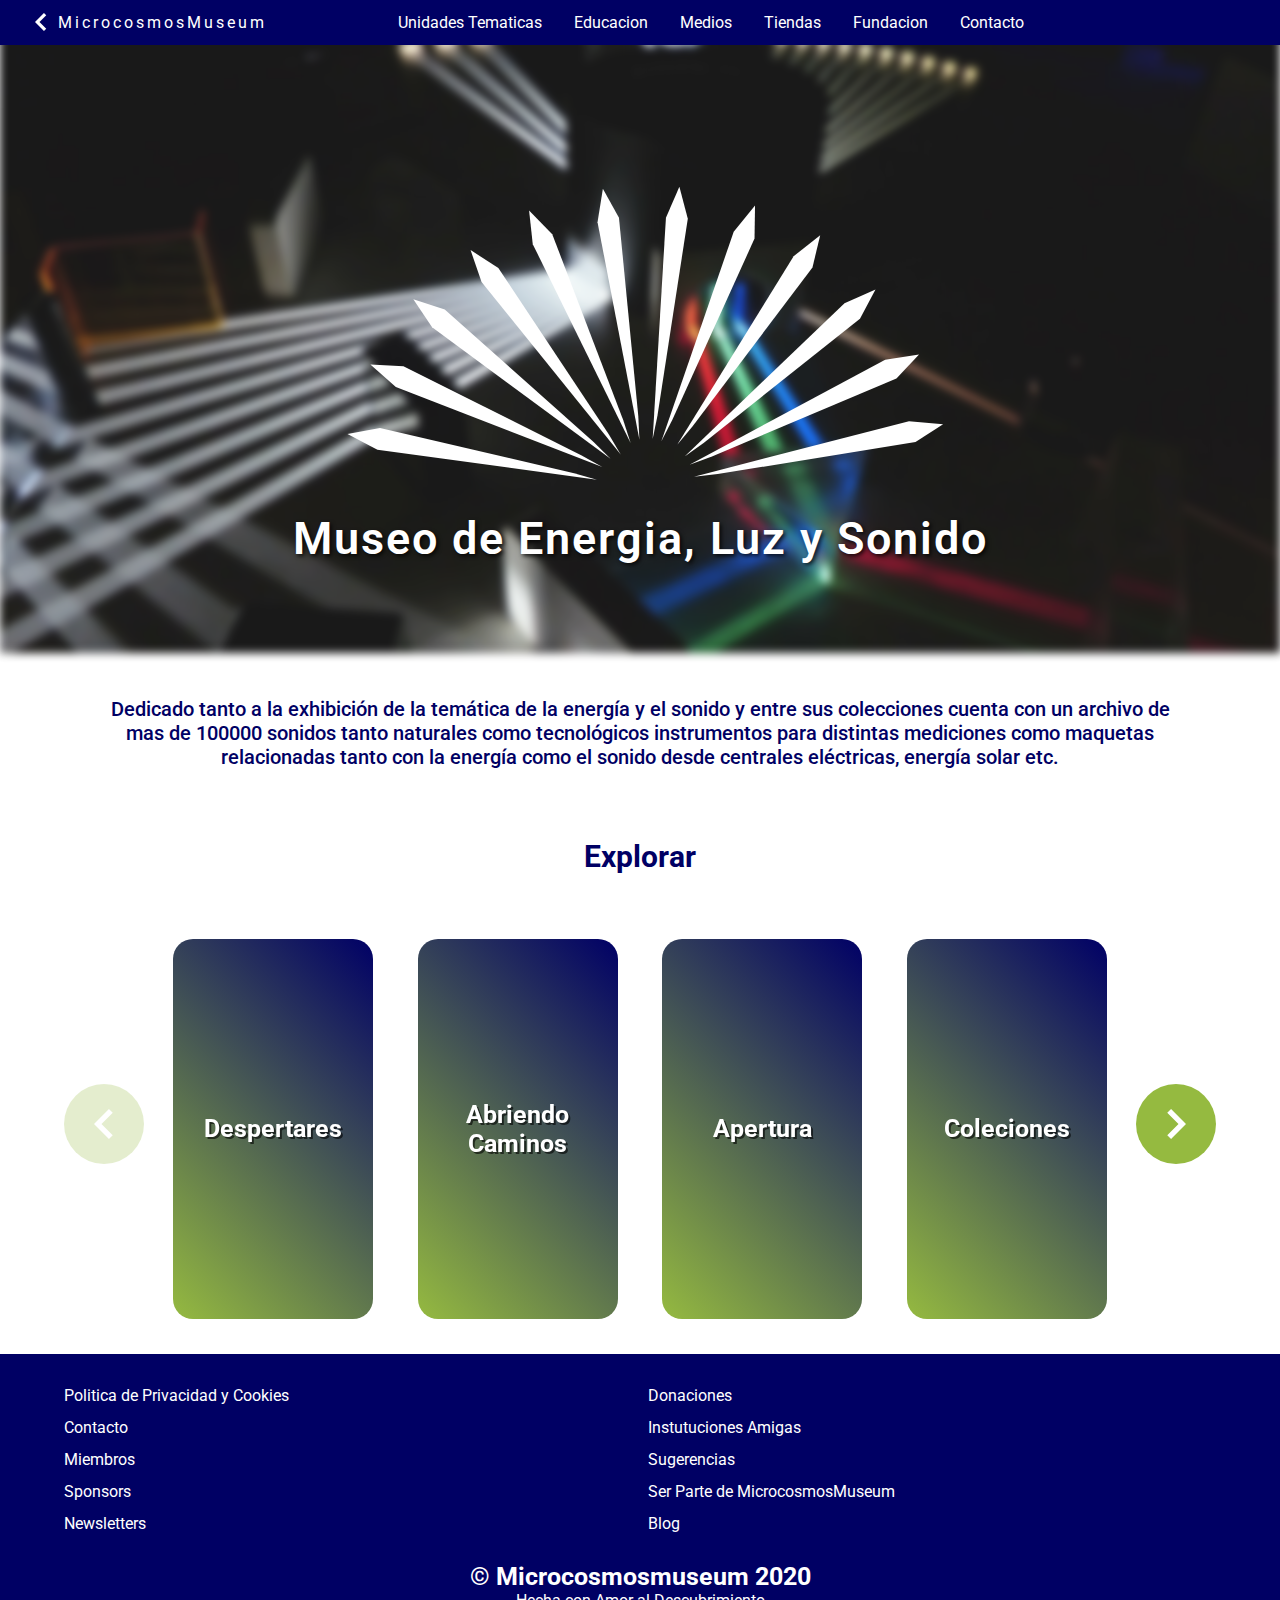
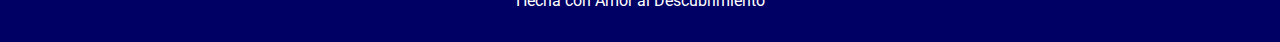
<file: assets/museos/museo_luz/museo-7.html>
<!DOCTYPE html>
<html lang="es" dir="ltr">

<head>
  <meta charset="utf-8">
  <meta name="viewport" content="width=device-width, initial-scale=1">
  <link rel="shortcut icon" href="../../../img/favicon-1.png">
  <!-- google font -->
  <link href="https://fonts.googleapis.com/css2?family=Roboto:wght@300;400;700&display=swap" rel="stylesheet">
  <!-- style -->
  <link rel="stylesheet" type="text/css" href="../../../css/main-styles.css" />
  <link rel="stylesheet" href="../../../css/footer.css">
  <link rel="stylesheet" href="../../../css/navbar.css">
  <link rel="stylesheet" href="../../museos/museo_luz/museo-7.css">
  <!-- glider-ccs -->
  <link rel="stylesheet" href="../../../glider/glider.css">
  <link rel="stylesheet" href="../../../glider/glider-conf.css">
  <title>Museo de Energia, Luz y Sonido</title>
</head>

<body>
  <!------ BackGround ----->

  <div class="bg__container">
      <div class="logo__container">
        <img class="logo-museo-1" src="../../../img/museos-logos/logo_mLuz.svg" alt="logo">
        <h1 class="logo__title">Museo de Energia, Luz y Sonido</h1>
      </div>
    <img class="bg__img" src="../../../img/home_bg/home_bg_9.jpg" alt="">
  </div>

  <!------  NavBar ----->

  <nav class="nav">
    <div class="nav__container">
      <ul> 
        <li class="menu-item menu-logo"><a class="menu-link arrow-submenu" href="../../../index.html"><img class="arrow-left-navbar" src="../../../img/glider-img/arrow-1.svg" alt="">MicrocosmosMuseum</a></li>
      </ul>
      <ul class="menu">
        <li class="menu-item"><a class="menu-link" href="#">Unidades Tematicas</a>
          <ul class="menu submenu">
            <li class="menu-item"><a class="menu-link" href="#">Micrographia Universal</a></li>
            <li class="menu-item"><a class="menu-link" href="#">MicroZoo, MicroAcuario y Micro Jardin Botanico</a></li>
            <li class="menu-item"><a class="menu-link" href="#">Campus Arqueologico</a></li>
            <li class="menu-item"><a class="menu-link" href="#">Campus Zoom</a></li>
          </ul>
        </li>
        <li class="menu-item"><a class="menu-link" href="#">Educacion</a>
          <ul class="menu submenu">
            <li class="menu-item"><a class="menu-link" href="#">Biblioteca</a></li>
            <li class="menu-item"><a class="menu-link" href="#">Taller y laboratorio</a></li>
            <li class="menu-item"><a class="menu-link" href="#">Vademécum Microscopia</a></li>
            <li class="menu-item"><a class="menu-link" href="#">Instituciones Amigas</a></li>
          </ul>
        </li>
        <li class="menu-item"><a class="menu-link" href="#">Medios</a>
          <ul class="menu submenu">
            <li class="menu-item"><a class="menu-link" href="#">Vivir la Montaña: Senderos, Rocas y Espinillos</a></li>
          </ul>
        </li>
        <li class="menu-item"><a class="menu-link" href="#">Tiendas</a>
          <ul class="menu submenu">
            <li class="menu-item"><a class="menu-link" href="#">Turismo Científico</a></li>
            <li class="menu-item"><a class="menu-link" href="#">Ventas y Promociones</a></li>
            <li class="menu-item"><a class="menu-link" href="#">ColeccionArte</a></li>
            <li class="menu-item"><a class="menu-link" href="#">Eventos, Ferias y congresos</a></li>
          </ul>
        </li>
        <li class="menu-item"><a class="menu-link" href="#">Fundacion</a>
        <li class="menu-item"><a class="menu-link" href="#">Contacto</a>
      </ul>
      <div class="burger">
        <div class="line1"></div>
        <div class="line2"></div>
        <div class="line3"></div>
      </div>
    </div>
  </nav>

    <!-- secciton Tema del museo -->
    
    <section class="section__tema">
        <p class="tema__p">
            Dedicado tanto a la exhibición de la temática de la energía y el sonido y entre sus colecciones cuenta con un archivo de mas de 100000 sonidos tanto naturales como tecnológicos instrumentos para distintas mediciones como maquetas relacionadas tanto con la energía como el sonido desde centrales eléctricas, energía solar etc.
        </p>
    </section>


  <!-- slader museos  -->

  <h2 class="slider-title">Explorar</h2>

  <div class="glider-contain">
    <button class="glider-prev">
      <img class="arrow-left" src="../../../img/glider-img/arrow-1.svg" alt="">
    </button>
    <div class="glider">
      <div class="card__content">
        <div class="card__body img-21">
          <a class="card__link" href="../../../paginaConstruccion/PaginaEnConstruccion.html">
            <h2 class="card__h2">Despertares</h2>
          </a>
        </div>
      </div>
      <div class="card__content">
        <div class="card__body img-21">
          <a class="card__link" href="../../../paginaConstruccion/PaginaEnConstruccion.html">
            <h2 class="card__h2">Abriendo Caminos</h2>
          </a>
        </div>
      </div>
      <div class="card__content">
        <div class="card__body img-21">
          <a class="card__link" href="../../../paginaConstruccion/PaginaEnConstruccion.html">
            <h2 class="card__h2">Apertura</h2>
          </a>
        </div>
      </div>
      <div class="card__content">
        <div class="card__body img-21">
          <a class="card__link" href="../../../paginaConstruccion/PaginaEnConstruccion.html">
            <h2 class="card__h2">Coleciones</h2>
          </a>
        </div>
      </div>
      <div class="card__content">
        <div class="card__body img-21">
          <a class="card__link" href="../../../paginaConstruccion/PaginaEnConstruccion.html">
            <h2 class="card__h2">Donaciones</h2>
          </a>
        </div>
      </div>
    </div>
    <button class="glider-next">
      <img class="arrow-right" src="../../../img/glider-img/arrow-1.svg" alt="">
    </button>
  </div>

  

  <footer class="footer__container">
    <ul class="footer__ul">
      <li class="footer__item"><a class="footer__link" href="../../../paginaConstruccion/PaginaEnConstruccion.html">Politica de
          Privacidad y Cookies</a></li>
      <li class="footer__item"><a class="footer__link"
          href="../../../paginaConstruccion/PaginaEnConstruccion.html">Contacto</a></li>
      <li class="footer__item"><a class="footer__link"
          href="../../../paginaConstruccion/PaginaEnConstruccion.html">Miembros</a></li>
      <li class="footer__item"><a class="footer__link"
          href="../../../paginaConstruccion/PaginaEnConstruccion.html">Sponsors</a></li>
      <li class="footer__item"><a class="footer__link"
          href="../../../paginaConstruccion/PaginaEnConstruccion.html">Newsletters</a></li>
      <li class="footer__item"><a class="footer__link"
          href="../../../paginaConstruccion/PaginaEnConstruccion.html">Donaciones</a></li>
      <li class="footer__item"><a class="footer__link"
          href="../../../paginaConstruccion/PaginaEnConstruccion.html">Instutuciones Amigas</a></li>
      <li class="footer__item"><a class="footer__link"
          href="../../../paginaConstruccion/PaginaEnConstruccion.html">Sugerencias</a></li>
      <li class="footer__item"><a class="footer__link" href="../../../paginaConstruccion/PaginaEnConstruccion.html">Ser Parte
          de MicrocosmosMuseum</a></li>
      <li class="footer__item"><a class="footer__link" href="../../../paginaConstruccion/PaginaEnConstruccion.html">Blog</a>
      </li>
    </ul>
    <div class="footer__logo">
      <h3 class="footer__h3">© Microcosmosmuseum 2020</h3>
      <p class="footer__p">Hecha con Amor al Descubrimiento</p>
    </div>
  </footer>

  <!-- Glider -->
  <script src="../../../glider/glider.js"></script>
  <script src="../../../glider/glider-conf.js"></script>
  <!-- navbar -->
  <script src="../../../js/navbar.js"></script>
</body>

</html>
</file>
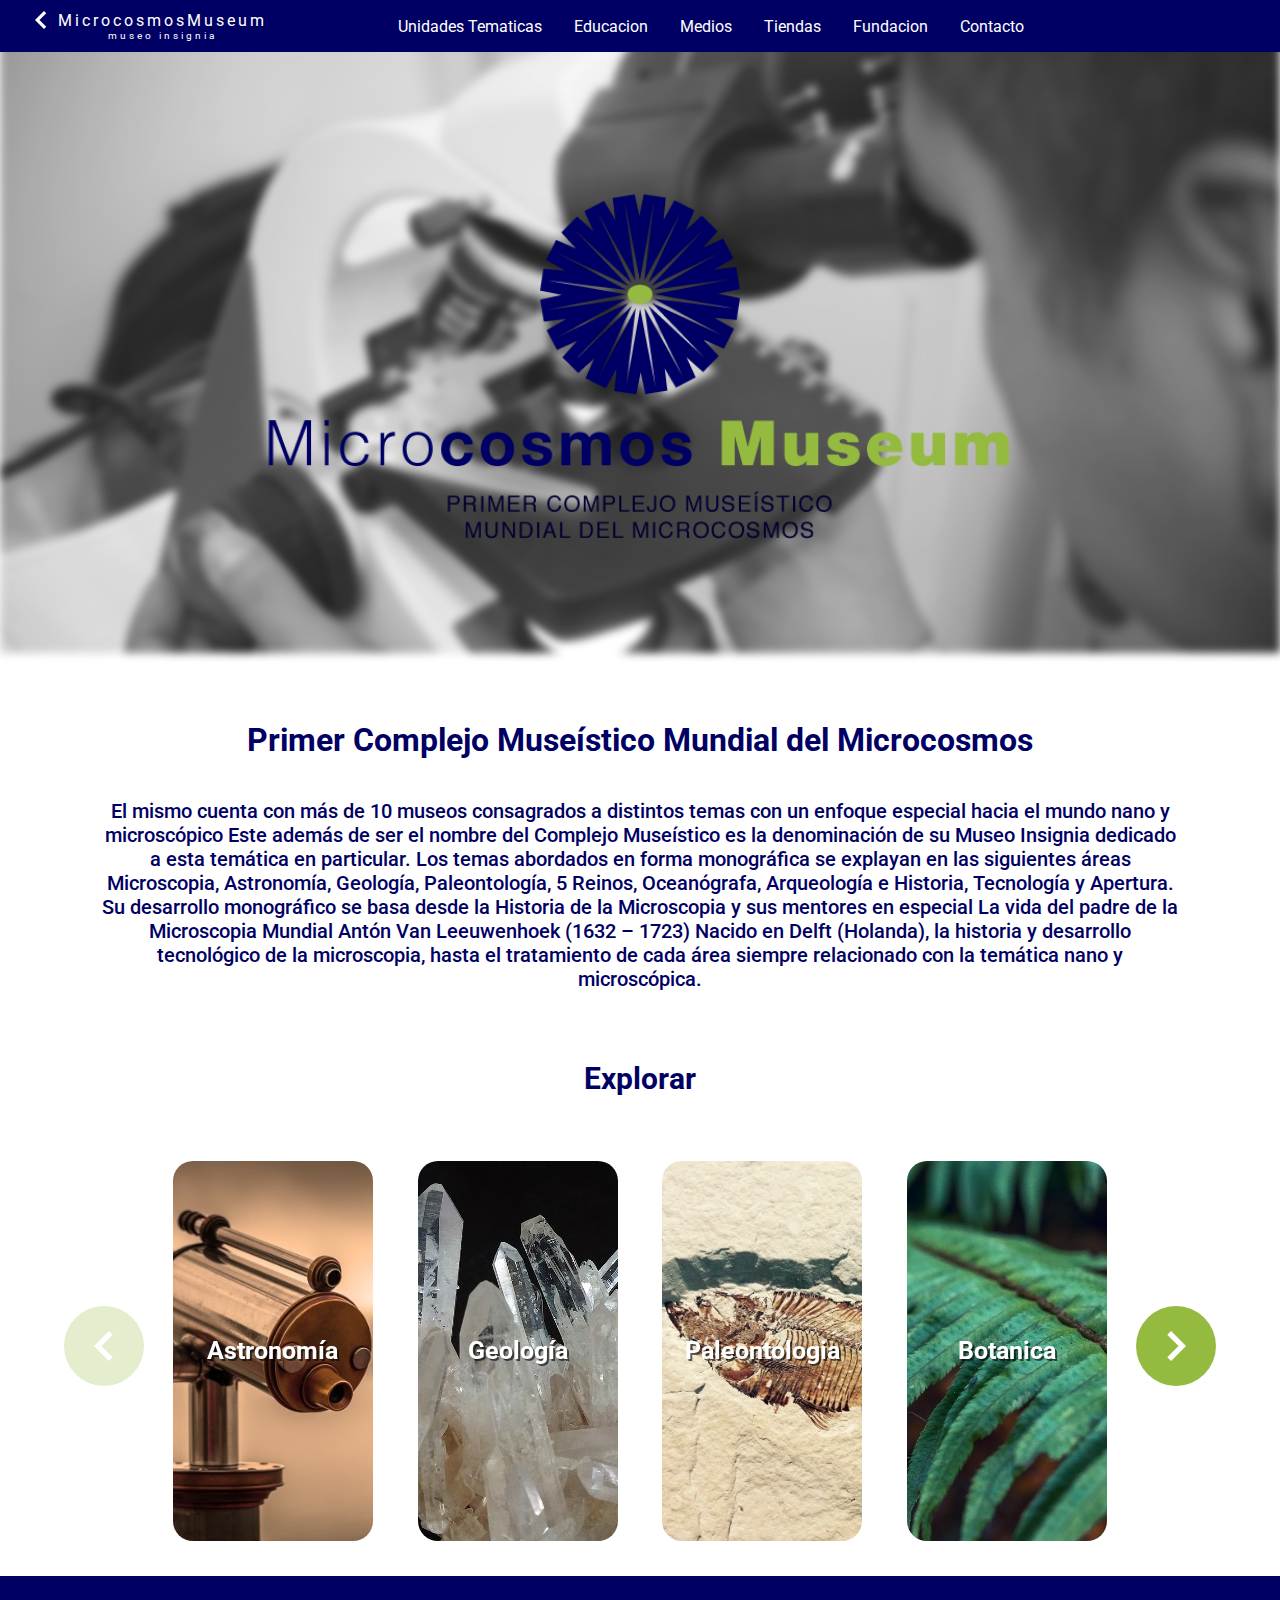
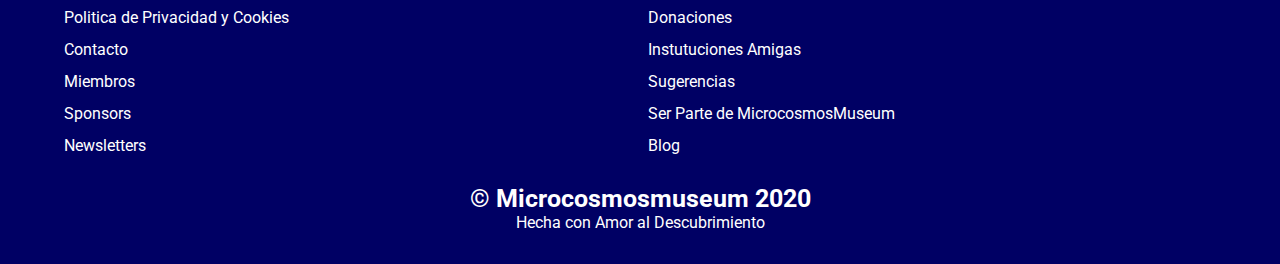
<file: assets/museos/museo_microcos/museo-8.html>
<!DOCTYPE html>
<html lang="es" dir="ltr">

<head>
  <meta charset="utf-8">
  <meta name="viewport" content="width=device-width, initial-scale=1">
  <link rel="shortcut icon" href="../../../img/favicon-1.png">
  <!-- google font -->
  <link href="https://fonts.googleapis.com/css2?family=Roboto:wght@300;400;700&display=swap" rel="stylesheet">
  <!-- style -->
  <link rel="stylesheet" type="text/css" href="../../../css/main-styles.css" />
  <link rel="stylesheet" href="../../../css/footer.css">
  <link rel="stylesheet" href="../../../css/navbar.css">
  <link rel="stylesheet" href="../../museos/museo_microcos/museo-8.css">
  <!-- glider-ccs -->
  <link rel="stylesheet" href="../../../glider/glider.css">
  <link rel="stylesheet" href="../../../glider/glider-conf.css">
  <title>Museo Insignia</title>
</head>

<body>
  <!------ BackGround ----->

  <div class="bg__container">
      <div class="logo__container">
        <img class="logo-museo-1" src="../../../img/logo-1.png" alt="logo">
        <!-- <h1 class="logo__title">MicrocosmosMuseum</h1> -->
      </div>
    <img class="bg__img" src="../../../img/home_bg/home_bg_3.jpg" alt="">
  </div>

  <!------  NavBar ----->

  <nav class="nav">
    <div class="nav__container">
      <ul> 
        <li class="menu-item menu-logo"><a class="menu-link arrow-submenu" href="../../../index.html"><img class="arrow-left-navbar" src="../../../img/glider-img/arrow-1.svg" alt=""><div class="menu__title">MicrocosmosMuseum<span class="menu__span">museo insignia</span></div></a></li>
      </ul>
      <ul class="menu">
        <li class="menu-item"><a class="menu-link" href="#">Unidades Tematicas</a>
          <ul class="menu submenu">
            <li class="menu-item"><a class="menu-link" href="#">Micrographia Universal</a></li>
            <li class="menu-item"><a class="menu-link" href="#">MicroZoo, MicroAcuario y Micro Jardin Botanico</a></li>
            <li class="menu-item"><a class="menu-link" href="#">Campus Arqueologico</a></li>
            <li class="menu-item"><a class="menu-link" href="#">Campus Zoom</a></li>
          </ul>
        </li>
        <li class="menu-item"><a class="menu-link" href="#">Educacion</a>
          <ul class="menu submenu">
            <li class="menu-item"><a class="menu-link" href="#">Biblioteca</a></li>
            <li class="menu-item"><a class="menu-link" href="#">Taller y laboratorio</a></li>
            <li class="menu-item"><a class="menu-link" href="#">Vademécum Microscopia</a></li>
            <li class="menu-item"><a class="menu-link" href="#">Instituciones Amigas</a></li>
          </ul>
        </li>
        <li class="menu-item"><a class="menu-link" href="#">Medios</a>
          <ul class="menu submenu">
            <li class="menu-item"><a class="menu-link" href="#">Vivir la Montaña: Senderos, Rocas y Espinillos</a></li>
          </ul>
        </li>
        <li class="menu-item"><a class="menu-link" href="#">Tiendas</a>
          <ul class="menu submenu">
            <li class="menu-item"><a class="menu-link" href="#">Turismo Científico</a></li>
            <li class="menu-item"><a class="menu-link" href="#">Ventas y Promociones</a></li>
            <li class="menu-item"><a class="menu-link" href="#">ColeccionArte</a></li>
            <li class="menu-item"><a class="menu-link" href="#">Eventos, Ferias y congresos</a></li>
          </ul>
        </li>
        <li class="menu-item"><a class="menu-link" href="#">Fundacion</a>
        <li class="menu-item"><a class="menu-link" href="#">Contacto</a>
      </ul>
      <div class="burger">
        <div class="line1"></div>
        <div class="line2"></div>
        <div class="line3"></div>
      </div>
    </div>
  </nav>

    <!-- secciton Tema del museo -->
    
    <section class="section__tema">
        <h1 class="tema__title">Primer Complejo Museístico Mundial del Microcosmos</h1>
        <p class="tema__p">
            El mismo cuenta con más de 10 museos consagrados a distintos temas con un enfoque especial hacia el mundo nano y microscópico 
            Este además de ser el nombre del Complejo Museístico es la denominación de su Museo Insignia dedicado a esta temática en particular.
            Los temas abordados en forma monográfica se explayan en las siguientes áreas Microscopia, Astronomía, Geología, Paleontología, 5 Reinos, Oceanógrafa, Arqueología e Historia, Tecnología y Apertura. Su desarrollo monográfico se basa desde la Historia de la Microscopia y sus mentores en especial La vida del padre de la Microscopia Mundial Antón Van Leeuwenhoek (1632 – 1723) Nacido en Delft (Holanda), la historia y desarrollo tecnológico de la microscopia, hasta el tratamiento de cada área siempre relacionado con la temática nano y microscópica.  
        </p>
    </section>


  <!-- slader museos  -->

  <h2 class="slider-title">Explorar</h2>

  <div class="glider-contain">
    <button class="glider-prev">
      <img class="arrow-left" src="../../../img/glider-img/arrow-1.svg" alt="">
    </button>
    <div class="glider">
      <div class="card__content">
        <div class="card__body img-18">
          <a class="card__link" href="../../../paginaConstruccion/PaginaEnConstruccion.html">
            <h2 class="card__h2">Astronomía</h2>
          </a>
        </div>
      </div>
      <div class="card__content">
        <div class="card__body img-13">
          <a class="card__link" href="../../../paginaConstruccion/PaginaEnConstruccion.html">
            <h2 class="card__h2">Geología</h2>
          </a>
        </div>
      </div>
      <div class="card__content">
        <div class="card__body img-17">
          <a class="card__link" href="../../../paginaConstruccion/PaginaEnConstruccion.html">
            <h2 class="card__h2">Paleontologia</h2>
          </a>
        </div>
      </div>
      <div class="card__content">
        <div class="card__body img-15">
          <a class="card__link" href="../../../paginaConstruccion/PaginaEnConstruccion.html">
            <h2 class="card__h2">Botanica</h2>
          </a>
        </div>
      </div>
      <div class="card__content">
        <div class="card__body img-19">
          <a class="card__link" href="../../../paginaConstruccion/PaginaEnConstruccion.html">
            <h2 class="card__h2">Zoologia</h2>
          </a>
        </div>
      </div>
      <div class="card__content">
        <div class="card__body img-16">
          <a class="card__link" href="../../../paginaConstruccion/PaginaEnConstruccion.html">
            <h2 class="card__h2">Ciencias del Mar</h2>
          </a>
        </div>
      </div>
      <div class="card__content">
        <div class="card__body img-20">
          <a class="card__link" href="../../../paginaConstruccion/PaginaEnConstruccion.html">
            <h2 class="card__h2">Historia</h2>
          </a>
        </div>
      </div>
      <div class="card__content">
        <div class="card__body img-14">
          <a class="card__link" href="../../../paginaConstruccion/PaginaEnConstruccion.html">
            <h2 class="card__h2">Arte y Tecnología</h2>
          </a>
        </div>
      </div>
    </div>
    <button class="glider-next">
      <img class="arrow-right" src="../../../img/glider-img/arrow-1.svg" alt="">
    </button>
  </div>

  

  <footer class="footer__container">
    <ul class="footer__ul">
      <li class="footer__item"><a class="footer__link" href="../../../paginaConstruccion/PaginaEnConstruccion.html">Politica de
          Privacidad y Cookies</a></li>
      <li class="footer__item"><a class="footer__link"
          href="../../../paginaConstruccion/PaginaEnConstruccion.html">Contacto</a></li>
      <li class="footer__item"><a class="footer__link"
          href="../../../paginaConstruccion/PaginaEnConstruccion.html">Miembros</a></li>
      <li class="footer__item"><a class="footer__link"
          href="../../../paginaConstruccion/PaginaEnConstruccion.html">Sponsors</a></li>
      <li class="footer__item"><a class="footer__link"
          href="../../../paginaConstruccion/PaginaEnConstruccion.html">Newsletters</a></li>
      <li class="footer__item"><a class="footer__link"
          href="../../../paginaConstruccion/PaginaEnConstruccion.html">Donaciones</a></li>
      <li class="footer__item"><a class="footer__link"
          href="../../../paginaConstruccion/PaginaEnConstruccion.html">Instutuciones Amigas</a></li>
      <li class="footer__item"><a class="footer__link"
          href="../../../paginaConstruccion/PaginaEnConstruccion.html">Sugerencias</a></li>
      <li class="footer__item"><a class="footer__link" href="../../../paginaConstruccion/PaginaEnConstruccion.html">Ser Parte
          de MicrocosmosMuseum</a></li>
      <li class="footer__item"><a class="footer__link" href="../../../paginaConstruccion/PaginaEnConstruccion.html">Blog</a>
      </li>
    </ul>
    <div class="footer__logo">
      <h3 class="footer__h3">© Microcosmosmuseum 2020</h3>
      <p class="footer__p">Hecha con Amor al Descubrimiento</p>
    </div>
  </footer>

  <!-- Glider -->
  <script src="../../../glider/glider.js"></script>
  <script src="../../../glider/glider-conf.js"></script>
  <!-- navbar -->
  <script src="../../../js/navbar.js"></script>
</body>

</html>
</file>
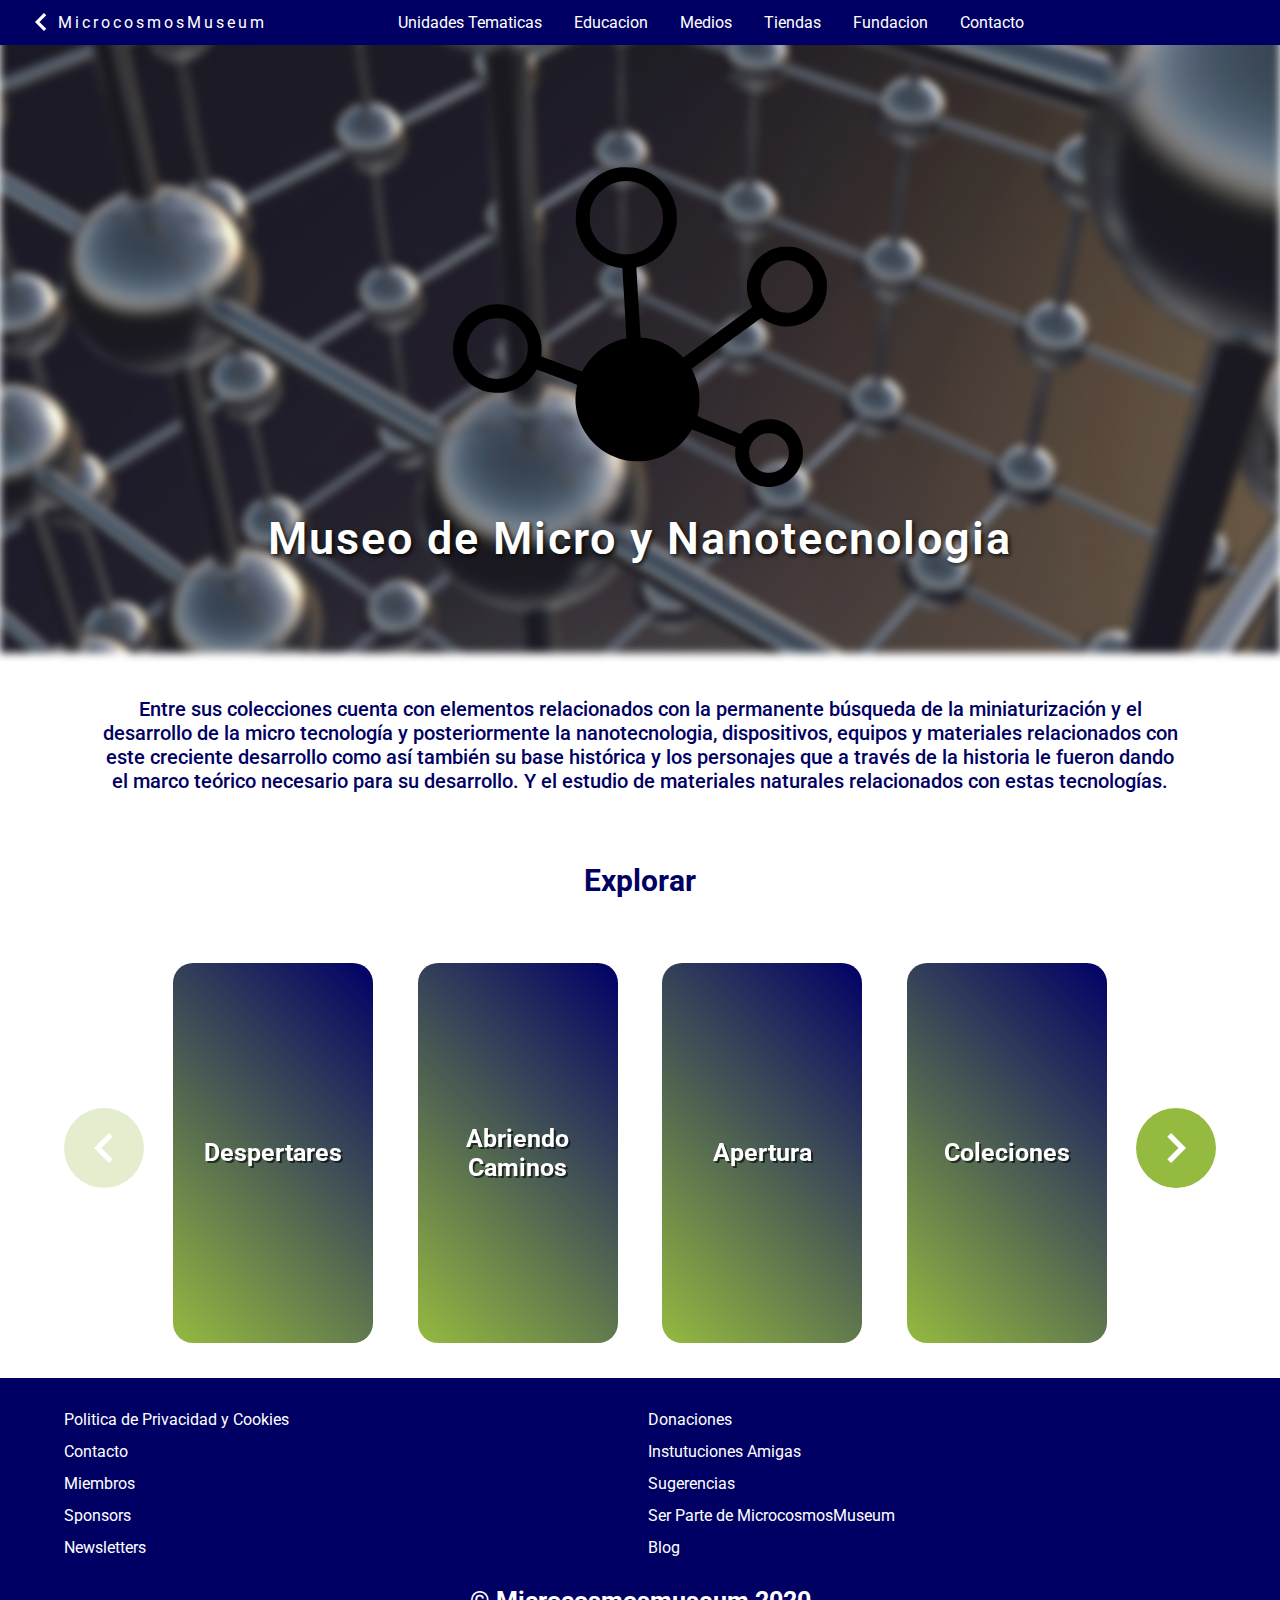
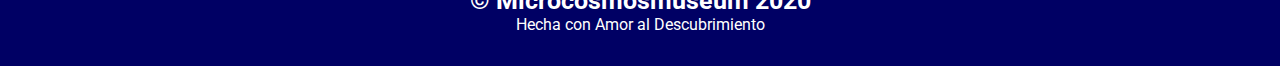
<file: assets/museos/museo_nano/museo-9.html>
<!DOCTYPE html>
<html lang="es" dir="ltr">

<head>
  <meta charset="utf-8">
  <meta name="viewport" content="width=device-width, initial-scale=1">
  <link rel="shortcut icon" href="../../../img/favicon-1.png">
  <!-- google font -->
  <link href="https://fonts.googleapis.com/css2?family=Roboto:wght@300;400;700&display=swap" rel="stylesheet">
  <!-- style -->
  <link rel="stylesheet" type="text/css" href="../../../css/main-styles.css" />
  <link rel="stylesheet" href="../../../css/footer.css">
  <link rel="stylesheet" href="../../../css/navbar.css">
  <link rel="stylesheet" href="../../museos/museo_nano/museo-9.css">
  <!-- glider-ccs -->
  <link rel="stylesheet" href="../../../glider/glider.css">
  <link rel="stylesheet" href="../../../glider/glider-conf.css">
  <title>Museo de Micro y Nanotecnologia</title>
</head>

<body>
  <!------ BackGround ----->

  <div class="bg__container">
      <div class="logo__container">
        <img class="logo-museo-1" src="../../../img/museos-logos/logo_mNano.svg" alt="logo">
        <h1 class="logo__title">Museo de Micro y Nanotecnologia</h1>
      </div>
    <img class="bg__img" src="../../../img/home_bg/home_bg_13.jpg" alt="">
  </div>

  <!------  NavBar ----->

  <nav class="nav">
    <div class="nav__container">
      <ul> 
        <li class="menu-item menu-logo"><a class="menu-link arrow-submenu" href="../../../index.html"><img class="arrow-left-navbar" src="../../../img/glider-img/arrow-1.svg" alt="">MicrocosmosMuseum</a></li>
      </ul>
      <ul class="menu">
        <li class="menu-item"><a class="menu-link" href="#">Unidades Tematicas</a>
          <ul class="menu submenu">
            <li class="menu-item"><a class="menu-link" href="#">Micrographia Universal</a></li>
            <li class="menu-item"><a class="menu-link" href="#">MicroZoo, MicroAcuario y Micro Jardin Botanico</a></li>
            <li class="menu-item"><a class="menu-link" href="#">Campus Arqueologico</a></li>
            <li class="menu-item"><a class="menu-link" href="#">Campus Zoom</a></li>
          </ul>
        </li>
        <li class="menu-item"><a class="menu-link" href="#">Educacion</a>
          <ul class="menu submenu">
            <li class="menu-item"><a class="menu-link" href="#">Biblioteca</a></li>
            <li class="menu-item"><a class="menu-link" href="#">Taller y laboratorio</a></li>
            <li class="menu-item"><a class="menu-link" href="#">Vademécum Microscopia</a></li>
            <li class="menu-item"><a class="menu-link" href="#">Instituciones Amigas</a></li>
          </ul>
        </li>
        <li class="menu-item"><a class="menu-link" href="#">Medios</a>
          <ul class="menu submenu">
            <li class="menu-item"><a class="menu-link" href="#">Vivir la Montaña: Senderos, Rocas y Espinillos</a></li>
          </ul>
        </li>
        <li class="menu-item"><a class="menu-link" href="#">Tiendas</a>
          <ul class="menu submenu">
            <li class="menu-item"><a class="menu-link" href="#">Turismo Científico</a></li>
            <li class="menu-item"><a class="menu-link" href="#">Ventas y Promociones</a></li>
            <li class="menu-item"><a class="menu-link" href="#">ColeccionArte</a></li>
            <li class="menu-item"><a class="menu-link" href="#">Eventos, Ferias y congresos</a></li>
          </ul>
        </li>
        <li class="menu-item"><a class="menu-link" href="#">Fundacion</a>
        <li class="menu-item"><a class="menu-link" href="#">Contacto</a>
      </ul>
      <div class="burger">
        <div class="line1"></div>
        <div class="line2"></div>
        <div class="line3"></div>
      </div>
    </div>
  </nav>

    <!-- secciton Tema del museo -->
    
    <section class="section__tema">
        <p class="tema__p">
            Entre sus colecciones cuenta con elementos relacionados con la permanente búsqueda de la miniaturización y el desarrollo de la micro tecnología y posteriormente la nanotecnologia, dispositivos, equipos y materiales relacionados con este creciente desarrollo como así también su base histórica y los personajes que a través de la historia le fueron dando el marco teórico necesario para su desarrollo. Y el estudio de materiales naturales relacionados con estas tecnologías.
        </p>
    </section>


  <!-- slader museos  -->

  <h2 class="slider-title">Explorar</h2>

  <div class="glider-contain">
    <button class="glider-prev">
      <img class="arrow-left" src="../../../img/glider-img/arrow-1.svg" alt="">
    </button>
    <div class="glider">
      <div class="card__content">
        <div class="card__body img-21">
          <a class="card__link" href="../../../paginaConstruccion/PaginaEnConstruccion.html">
            <h2 class="card__h2">Despertares</h2>
          </a>
        </div>
      </div>
      <div class="card__content">
        <div class="card__body img-21">
          <a class="card__link" href="../../../paginaConstruccion/PaginaEnConstruccion.html">
            <h2 class="card__h2">Abriendo Caminos</h2>
          </a>
        </div>
      </div>
      <div class="card__content">
        <div class="card__body img-21">
          <a class="card__link" href="../../../paginaConstruccion/PaginaEnConstruccion.html">
            <h2 class="card__h2">Apertura</h2>
          </a>
        </div>
      </div>
      <div class="card__content">
        <div class="card__body img-21">
          <a class="card__link" href="../../../paginaConstruccion/PaginaEnConstruccion.html">
            <h2 class="card__h2">Coleciones</h2>
          </a>
        </div>
      </div>
      <div class="card__content">
        <div class="card__body img-21">
          <a class="card__link" href="../../../paginaConstruccion/PaginaEnConstruccion.html">
            <h2 class="card__h2">Donaciones</h2>
          </a>
        </div>
      </div>
    </div>
    <button class="glider-next">
      <img class="arrow-right" src="../../../img/glider-img/arrow-1.svg" alt="">
    </button>
  </div>

  

  <footer class="footer__container">
    <ul class="footer__ul">
      <li class="footer__item"><a class="footer__link" href="../../../paginaConstruccion/PaginaEnConstruccion.html">Politica de
          Privacidad y Cookies</a></li>
      <li class="footer__item"><a class="footer__link"
          href="../../../paginaConstruccion/PaginaEnConstruccion.html">Contacto</a></li>
      <li class="footer__item"><a class="footer__link"
          href="../../../paginaConstruccion/PaginaEnConstruccion.html">Miembros</a></li>
      <li class="footer__item"><a class="footer__link"
          href="../../../paginaConstruccion/PaginaEnConstruccion.html">Sponsors</a></li>
      <li class="footer__item"><a class="footer__link"
          href="../../../paginaConstruccion/PaginaEnConstruccion.html">Newsletters</a></li>
      <li class="footer__item"><a class="footer__link"
          href="../../../paginaConstruccion/PaginaEnConstruccion.html">Donaciones</a></li>
      <li class="footer__item"><a class="footer__link"
          href="../../../paginaConstruccion/PaginaEnConstruccion.html">Instutuciones Amigas</a></li>
      <li class="footer__item"><a class="footer__link"
          href="../../../paginaConstruccion/PaginaEnConstruccion.html">Sugerencias</a></li>
      <li class="footer__item"><a class="footer__link" href="../../../paginaConstruccion/PaginaEnConstruccion.html">Ser Parte
          de MicrocosmosMuseum</a></li>
      <li class="footer__item"><a class="footer__link" href="../../../paginaConstruccion/PaginaEnConstruccion.html">Blog</a>
      </li>
    </ul>
    <div class="footer__logo">
      <h3 class="footer__h3">© Microcosmosmuseum 2020</h3>
      <p class="footer__p">Hecha con Amor al Descubrimiento</p>
    </div>
  </footer>

  <!-- Glider -->
  <script src="../../../glider/glider.js"></script>
  <script src="../../../glider/glider-conf.js"></script>
  <!-- navbar -->
  <script src="../../../js/navbar.js"></script>
</body>

</html>
</file>
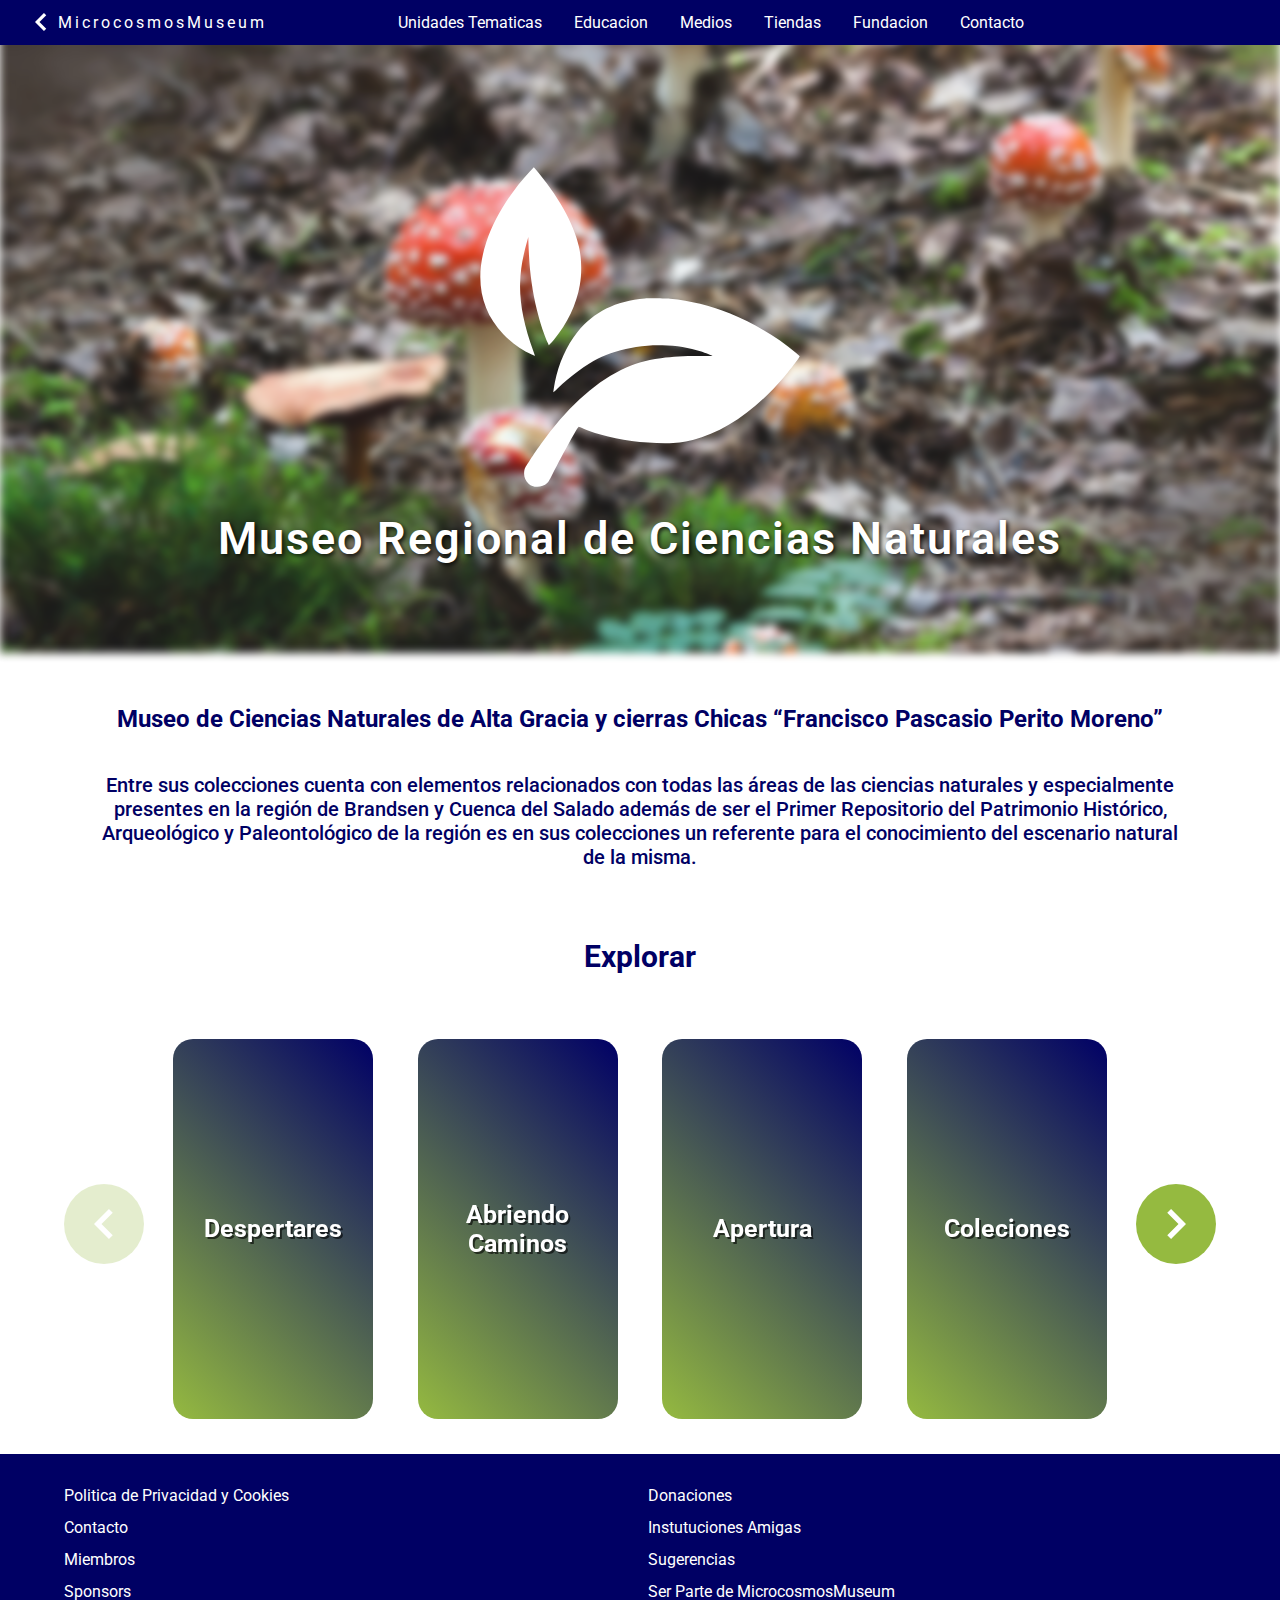
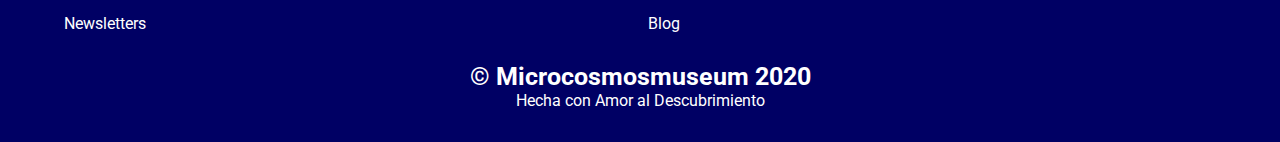
<file: assets/museos/museo_naturales/museo-10.html>
<!DOCTYPE html>
<html lang="es" dir="ltr">

<head>
  <meta charset="utf-8">
  <meta name="viewport" content="width=device-width, initial-scale=1">
  <link rel="shortcut icon" href="../../../img/favicon-1.png">
  <!-- google font -->
  <link href="https://fonts.googleapis.com/css2?family=Roboto:wght@300;400;700&display=swap" rel="stylesheet">
  <!-- style -->
  <link rel="stylesheet" type="text/css" href="../../../css/main-styles.css" />
  <link rel="stylesheet" href="../../../css/footer.css">
  <link rel="stylesheet" href="../../../css/navbar.css">
  <link rel="stylesheet" href="../../museos/museo_naturales/museo-10.css">
  <!-- glider-ccs -->
  <link rel="stylesheet" href="../../../glider/glider.css">
  <link rel="stylesheet" href="../../../glider/glider-conf.css">
  <title>Museo Regional de Ciencias Naturales</title>
</head>

<body>
  <!------ BackGround ----->

  <div class="bg__container">
      <div class="logo__container">
        <img class="logo-museo-1" src="../../../img/museos-logos/logo_mNaturales.svg" alt="logo">
        <h1 class="logo__title">Museo Regional de Ciencias Naturales</h1>
      </div>
    <img class="bg__img" src="../../../img/home_bg/home_bg_6.jpg" alt="cientifico con microscopio">
  </div>

  <!------  NavBar ----->

  <nav class="nav">
    <div class="nav__container">
      <ul> 
        <li class="menu-item menu-logo"><a class="menu-link arrow-submenu" href="../../../index.html"><img class="arrow-left-navbar" src="../../../img/glider-img/arrow-1.svg" alt="">MicrocosmosMuseum</a></li>
      </ul>
      <ul class="menu">
        <li class="menu-item"><a class="menu-link" href="#">Unidades Tematicas</a>
          <ul class="menu submenu">
            <li class="menu-item"><a class="menu-link" href="#">Micrographia Universal</a></li>
            <li class="menu-item"><a class="menu-link" href="#">MicroZoo, MicroAcuario y Micro Jardin Botanico</a></li>
            <li class="menu-item"><a class="menu-link" href="#">Campus Arqueologico</a></li>
            <li class="menu-item"><a class="menu-link" href="#">Campus Zoom</a></li>
          </ul>
        </li>
        <li class="menu-item"><a class="menu-link" href="#">Educacion</a>
          <ul class="menu submenu">
            <li class="menu-item"><a class="menu-link" href="#">Biblioteca</a></li>
            <li class="menu-item"><a class="menu-link" href="#">Taller y laboratorio</a></li>
            <li class="menu-item"><a class="menu-link" href="#">Vademécum Microscopia</a></li>
            <li class="menu-item"><a class="menu-link" href="#">Instituciones Amigas</a></li>
          </ul>
        </li>
        <li class="menu-item"><a class="menu-link" href="#">Medios</a>
          <ul class="menu submenu">
            <li class="menu-item"><a class="menu-link" href="#">Vivir la Montaña: Senderos, Rocas y Espinillos</a></li>
          </ul>
        </li>
        <li class="menu-item"><a class="menu-link" href="#">Tiendas</a>
          <ul class="menu submenu">
            <li class="menu-item"><a class="menu-link" href="#">Turismo Científico</a></li>
            <li class="menu-item"><a class="menu-link" href="#">Ventas y Promociones</a></li>
            <li class="menu-item"><a class="menu-link" href="#">ColeccionArte</a></li>
            <li class="menu-item"><a class="menu-link" href="#">Eventos, Ferias y congresos</a></li>
          </ul>
        </li>
        <li class="menu-item"><a class="menu-link" href="#">Fundacion</a>
        <li class="menu-item"><a class="menu-link" href="#">Contacto</a>
      </ul>
      <div class="burger">
        <div class="line1"></div>
        <div class="line2"></div>
        <div class="line3"></div>
      </div>
    </div>
  </nav>

    <!-- secciton Tema del museo -->
    
    <section class="section__tema">
        <h2 class="tema__title">Museo de Ciencias Naturales de Alta Gracia y cierras Chicas “Francisco Pascasio  Perito Moreno”</h2>
        <p class="tema__p"> 
            Entre sus colecciones cuenta con elementos relacionados con todas las áreas de las ciencias naturales y especialmente presentes en la región de Brandsen y Cuenca del Salado además de ser el Primer Repositorio del Patrimonio Histórico, Arqueológico y Paleontológico de la región es en sus colecciones un referente para el conocimiento del escenario natural de la misma.
        </p>
    </section>


  <!-- slader museos  -->

  <h2 class="slider-title">Explorar</h2>

  <div class="glider-contain">
    <button class="glider-prev">
      <img class="arrow-left" src="../../../img/glider-img/arrow-1.svg" alt="">
    </button>
    <div class="glider">
      <div class="card__content">
        <div class="card__body img-21">
          <a class="card__link" href="../../../paginaConstruccion/PaginaEnConstruccion.html">
            <h2 class="card__h2">Despertares</h2>
          </a>
        </div>
      </div>
      <div class="card__content">
        <div class="card__body img-21">
          <a class="card__link" href="../../../paginaConstruccion/PaginaEnConstruccion.html">
            <h2 class="card__h2">Abriendo Caminos</h2>
          </a>
        </div>
      </div>
      <div class="card__content">
        <div class="card__body img-21">
          <a class="card__link" href="../../../paginaConstruccion/PaginaEnConstruccion.html">
            <h2 class="card__h2">Apertura</h2>
          </a>
        </div>
      </div>
      <div class="card__content">
        <div class="card__body img-21">
          <a class="card__link" href="../../../paginaConstruccion/PaginaEnConstruccion.html">
            <h2 class="card__h2">Coleciones</h2>
          </a>
        </div>
      </div>
      <div class="card__content">
        <div class="card__body img-21">
          <a class="card__link" href="../../../paginaConstruccion/PaginaEnConstruccion.html">
            <h2 class="card__h2">Donaciones</h2>
          </a>
        </div>
      </div>
    </div>
    <button class="glider-next">
      <img class="arrow-right" src="../../../img/glider-img/arrow-1.svg" alt="">
    </button>
  </div>

  

  <footer class="footer__container">
    <ul class="footer__ul">
      <li class="footer__item"><a class="footer__link" href="../../../paginaConstruccion/PaginaEnConstruccion.html">Politica de
          Privacidad y Cookies</a></li>
      <li class="footer__item"><a class="footer__link"
          href="../../../paginaConstruccion/PaginaEnConstruccion.html">Contacto</a></li>
      <li class="footer__item"><a class="footer__link"
          href="../../../paginaConstruccion/PaginaEnConstruccion.html">Miembros</a></li>
      <li class="footer__item"><a class="footer__link"
          href="../../../paginaConstruccion/PaginaEnConstruccion.html">Sponsors</a></li>
      <li class="footer__item"><a class="footer__link"
          href="../../../paginaConstruccion/PaginaEnConstruccion.html">Newsletters</a></li>
      <li class="footer__item"><a class="footer__link"
          href="../../../paginaConstruccion/PaginaEnConstruccion.html">Donaciones</a></li>
      <li class="footer__item"><a class="footer__link"
          href="../../../paginaConstruccion/PaginaEnConstruccion.html">Instutuciones Amigas</a></li>
      <li class="footer__item"><a class="footer__link"
          href="../../../paginaConstruccion/PaginaEnConstruccion.html">Sugerencias</a></li>
      <li class="footer__item"><a class="footer__link" href="../../../paginaConstruccion/PaginaEnConstruccion.html">Ser Parte
          de MicrocosmosMuseum</a></li>
      <li class="footer__item"><a class="footer__link" href="../../../paginaConstruccion/PaginaEnConstruccion.html">Blog</a>
      </li>
    </ul>
    <div class="footer__logo">
      <h3 class="footer__h3">© Microcosmosmuseum 2020</h3>
      <p class="footer__p">Hecha con Amor al Descubrimiento</p>
    </div>
  </footer>

  <!-- Glider -->
  <script src="../../../glider/glider.js"></script>
  <script src="../../../glider/glider-conf.js"></script>
  <!-- navbar -->
  <script src="../../../js/navbar.js"></script>
</body>

</html>
</file>
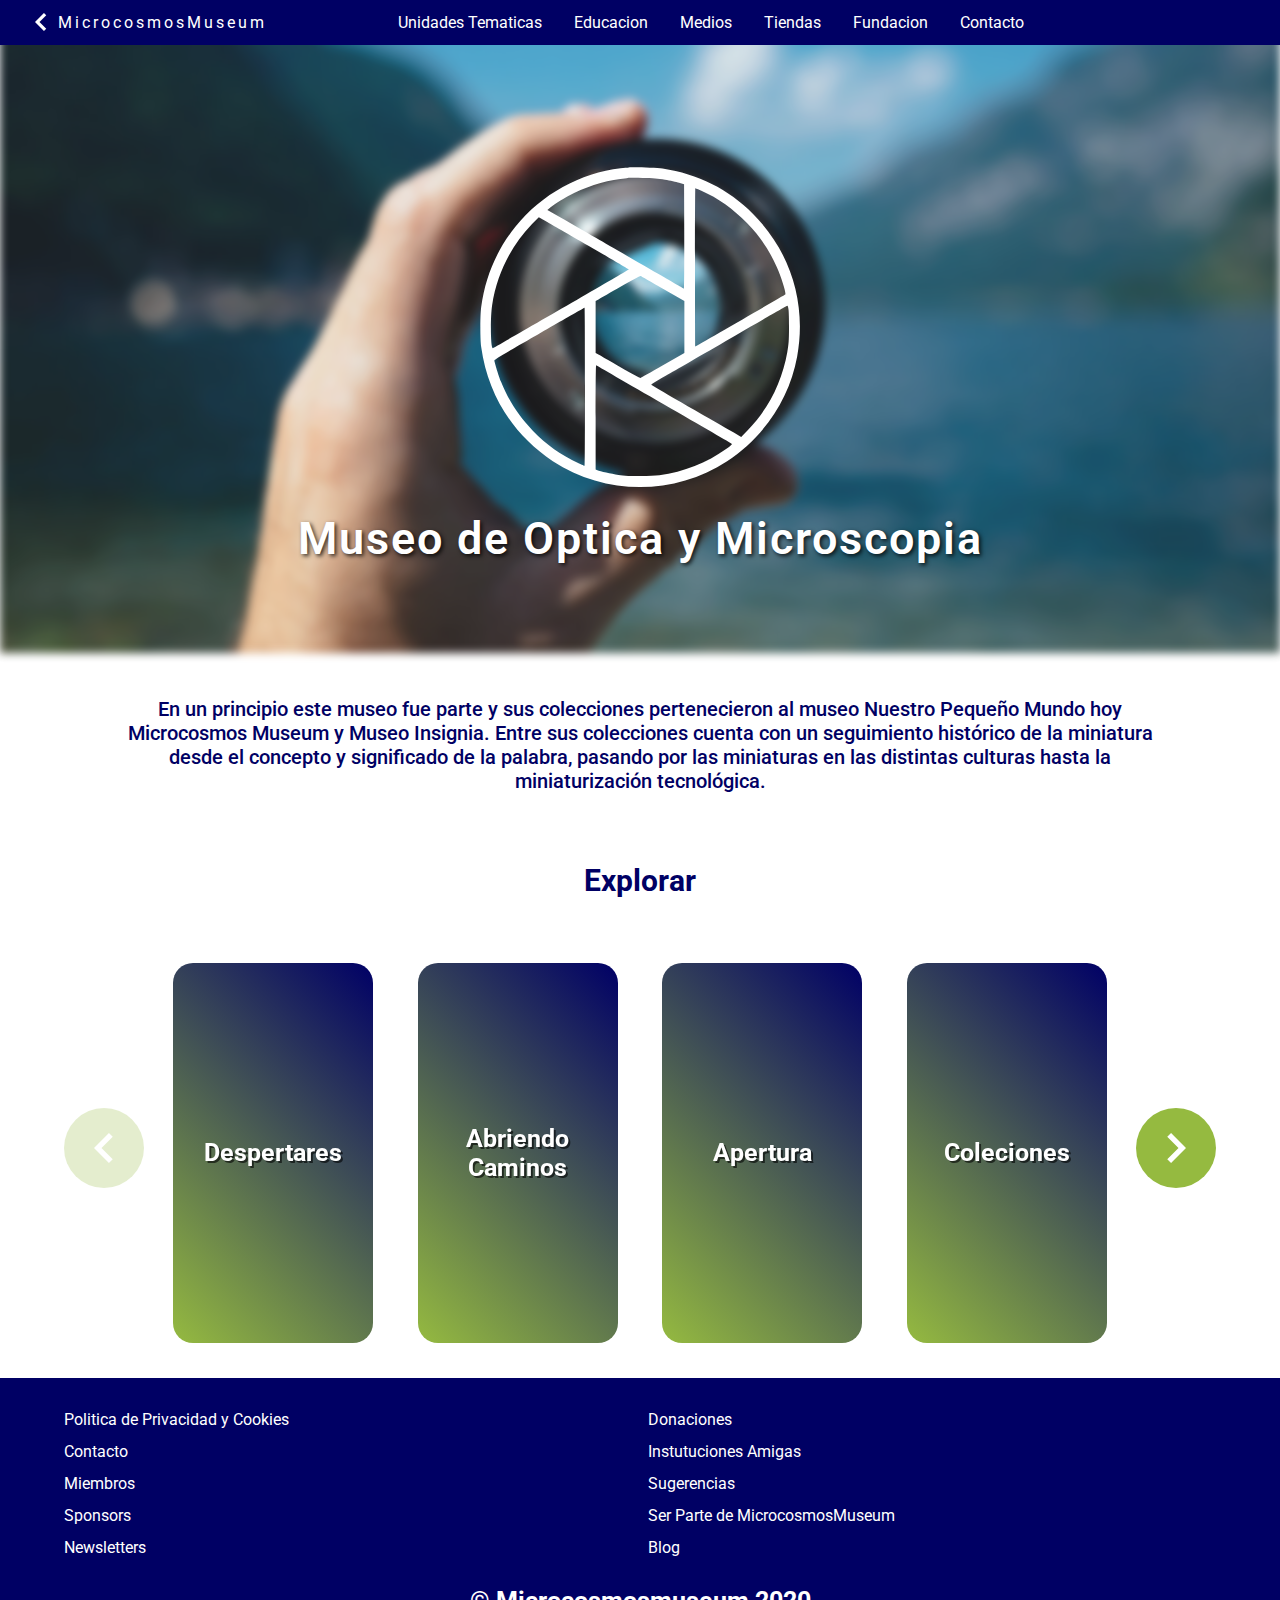
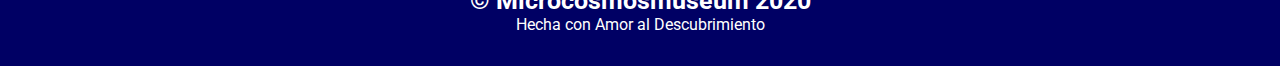
<file: assets/museos/museo_optica/museo-11.html>
<!DOCTYPE html>
<html lang="es" dir="ltr">

<head>
  <meta charset="utf-8">
  <meta name="viewport" content="width=device-width, initial-scale=1">
  <link rel="shortcut icon" href="../../../img/favicon-1.png">
  <!-- google font -->
  <link href="https://fonts.googleapis.com/css2?family=Roboto:wght@300;400;700&display=swap" rel="stylesheet">
  <!-- style -->
  <link rel="stylesheet" type="text/css" href="../../../css/main-styles.css" />
  <link rel="stylesheet" href="../../../css/footer.css">
  <link rel="stylesheet" href="../../../css/navbar.css">
  <link rel="stylesheet" href="../../museos/museo_optica/museo-11.css">
  <!-- glider-ccs -->
  <link rel="stylesheet" href="../../../glider/glider.css">
  <link rel="stylesheet" href="../../../glider/glider-conf.css">
  <title>Museo de Optica y Microscopia</title>
</head>

<body>
  <!------ BackGround ----->

  <div class="bg__container">
      <div class="logo__container">
        <img class="logo-museo-1" src="../../../img/museos-logos/logo_mOptica.svg" alt="logo">
        <h1 class="logo__title">Museo de Optica y Microscopia</h1>
      </div>
    <img class="bg__img" src="../../../img/home_bg/home_bg_11.jpg" alt="">
  </div>

  <!------  NavBar ----->

  <nav class="nav">
    <div class="nav__container">
      <ul> 
        <li class="menu-item menu-logo"><a class="menu-link arrow-submenu" href="../../../index.html"><img class="arrow-left-navbar" src="../../../img/glider-img/arrow-1.svg" alt="">MicrocosmosMuseum</a></li>
      </ul>
      <ul class="menu">
        <li class="menu-item"><a class="menu-link" href="#">Unidades Tematicas</a>
          <ul class="menu submenu">
            <li class="menu-item"><a class="menu-link" href="#">Micrographia Universal</a></li>
            <li class="menu-item"><a class="menu-link" href="#">MicroZoo, MicroAcuario y Micro Jardin Botanico</a></li>
            <li class="menu-item"><a class="menu-link" href="#">Campus Arqueologico</a></li>
            <li class="menu-item"><a class="menu-link" href="#">Campus Zoom</a></li>
          </ul>
        </li>
        <li class="menu-item"><a class="menu-link" href="#">Educacion</a>
          <ul class="menu submenu">
            <li class="menu-item"><a class="menu-link" href="#">Biblioteca</a></li>
            <li class="menu-item"><a class="menu-link" href="#">Taller y laboratorio</a></li>
            <li class="menu-item"><a class="menu-link" href="#">Vademécum Microscopia</a></li>
            <li class="menu-item"><a class="menu-link" href="#">Instituciones Amigas</a></li>
          </ul>
        </li>
        <li class="menu-item"><a class="menu-link" href="#">Medios</a>
          <ul class="menu submenu">
            <li class="menu-item"><a class="menu-link" href="#">Vivir la Montaña: Senderos, Rocas y Espinillos</a></li>
          </ul>
        </li>
        <li class="menu-item"><a class="menu-link" href="#">Tiendas</a>
          <ul class="menu submenu">
            <li class="menu-item"><a class="menu-link" href="#">Turismo Científico</a></li>
            <li class="menu-item"><a class="menu-link" href="#">Ventas y Promociones</a></li>
            <li class="menu-item"><a class="menu-link" href="#">ColeccionArte</a></li>
            <li class="menu-item"><a class="menu-link" href="#">Eventos, Ferias y congresos</a></li>
          </ul>
        </li>
        <li class="menu-item"><a class="menu-link" href="#">Fundacion</a>
        <li class="menu-item"><a class="menu-link" href="#">Contacto</a>
      </ul>
      <div class="burger">
        <div class="line1"></div>
        <div class="line2"></div>
        <div class="line3"></div>
      </div>
    </div>
  </nav>

    <!-- secciton Tema del museo -->
    
    <section class="section__tema">
        <p class="tema__p">
            En un principio este museo fue parte y sus colecciones pertenecieron al museo Nuestro Pequeño Mundo hoy Microcosmos Museum y Museo Insignia. Entre sus colecciones cuenta con un seguimiento histórico de la miniatura desde el concepto y significado de la palabra, pasando por las miniaturas en las distintas culturas hasta la miniaturización tecnológica.
        </p>
    </section>


  <!-- slader museos  -->

  <h2 class="slider-title">Explorar</h2>

  <div class="glider-contain">
    <button class="glider-prev">
      <img class="arrow-left" src="../../../img/glider-img/arrow-1.svg" alt="">
    </button>
    <div class="glider">
      <div class="card__content">
        <div class="card__body img-21">
          <a class="card__link" href="../../../paginaConstruccion/PaginaEnConstruccion.html">
            <h2 class="card__h2">Despertares</h2>
          </a>
        </div>
      </div>
      <div class="card__content">
        <div class="card__body img-21">
          <a class="card__link" href="../../../paginaConstruccion/PaginaEnConstruccion.html">
            <h2 class="card__h2">Abriendo Caminos</h2>
          </a>
        </div>
      </div>
      <div class="card__content">
        <div class="card__body img-21">
          <a class="card__link" href="../../../paginaConstruccion/PaginaEnConstruccion.html">
            <h2 class="card__h2">Apertura</h2>
          </a>
        </div>
      </div>
      <div class="card__content">
        <div class="card__body img-21">
          <a class="card__link" href="../../../paginaConstruccion/PaginaEnConstruccion.html">
            <h2 class="card__h2">Coleciones</h2>
          </a>
        </div>
      </div>
      <div class="card__content">
        <div class="card__body img-21">
          <a class="card__link" href="../../../paginaConstruccion/PaginaEnConstruccion.html">
            <h2 class="card__h2">Donaciones</h2>
          </a>
        </div>
      </div>
    </div>
    <button class="glider-next">
      <img class="arrow-right" src="../../../img/glider-img/arrow-1.svg" alt="">
    </button>
  </div>

  

  <footer class="footer__container">
    <ul class="footer__ul">
      <li class="footer__item"><a class="footer__link" href="../../../paginaConstruccion/PaginaEnConstruccion.html">Politica de
          Privacidad y Cookies</a></li>
      <li class="footer__item"><a class="footer__link"
          href="../../../paginaConstruccion/PaginaEnConstruccion.html">Contacto</a></li>
      <li class="footer__item"><a class="footer__link"
          href="../../../paginaConstruccion/PaginaEnConstruccion.html">Miembros</a></li>
      <li class="footer__item"><a class="footer__link"
          href="../../../paginaConstruccion/PaginaEnConstruccion.html">Sponsors</a></li>
      <li class="footer__item"><a class="footer__link"
          href="../../../paginaConstruccion/PaginaEnConstruccion.html">Newsletters</a></li>
      <li class="footer__item"><a class="footer__link"
          href="../../../paginaConstruccion/PaginaEnConstruccion.html">Donaciones</a></li>
      <li class="footer__item"><a class="footer__link"
          href="../../../paginaConstruccion/PaginaEnConstruccion.html">Instutuciones Amigas</a></li>
      <li class="footer__item"><a class="footer__link"
          href="../../../paginaConstruccion/PaginaEnConstruccion.html">Sugerencias</a></li>
      <li class="footer__item"><a class="footer__link" href="../../../paginaConstruccion/PaginaEnConstruccion.html">Ser Parte
          de MicrocosmosMuseum</a></li>
      <li class="footer__item"><a class="footer__link" href="../../../paginaConstruccion/PaginaEnConstruccion.html">Blog</a>
      </li>
    </ul>
    <div class="footer__logo">
      <h3 class="footer__h3">© Microcosmosmuseum 2020</h3>
      <p class="footer__p">Hecha con Amor al Descubrimiento</p>
    </div>
  </footer>

  <!-- Glider -->
  <script src="../../../glider/glider.js"></script>
  <script src="../../../glider/glider-conf.js"></script>
  <!-- navbar -->
  <script src="../../../js/navbar.js"></script>
</body>

</html>
</file>
<file: css/main-styles.css>
*{
    padding: 0px;
    margin: 0px;
    font-family: 'Roboto', sans-serif;
    box-sizing: border-box;
    list-style: none;
    text-decoration: none;
}

html{
    scroll-behavior: smooth;
}

/* -- BackGround -- */


.bg__container{
    background-attachment: fixed;
}
.bg__img{
    width: 100%;
    filter: blur(4px);
    z-index: -1;
    opacity: 0.9;
    background-color: rgba(0,0,0,0.8);
}
.bg__logo{
    position: absolute;
    z-index: 1;
    left: 50%;
    margin-top: 50px;
    margin: auto;
    width: 70%;
    transform: translate(-50%);
}



/*  -- hambuguer menu --  */


.burger div{
    width: 25px;
    height: 3px;
    background-color: #fff;
    margin: 5px;;
}
.burger{
    margin-top: 1%;
    display: none;
}

/* -- post slider -- */

.slider-title {
    padding: 1em;
    text-align: center;
    font-size: 30px;
    color: #000064;
}

/* -- seccion microcosmos -- */

.section-microcosmos {
    width: 100%;
    padding: 20px 50px 50px 50px;
    text-align: center;
    color: #000064;
}
.section-microcosmos p {
    font-size: 20px;
    margin: auto;
    margin-top: 40px;
    width: 70%;
    
}
.section-microcosmos h3{
    font-size: 35px;
    margin-top: 40px;
    font-weight: normal;
}

/* -- section experiencia de los museos-- */

.exp__title{
    text-align: center;
    font-size: 35px;
    color: #000064;
    margin-top: 3rem;
    font-weight: normal;
}

/* -- caracteristicas -- */

.exp__body{
    margin: 5% auto 8%;
    display: grid;
    grid-template-columns: repeat(auto-fit, minmax(350px, 1fr));
    grid-gap: 20px;
}
.exp__card{
    position: relative;
    width: 200px;
    height: 200px;
    margin: 0 auto;
    background-color: #fff;
    padding: 20px;
    text-align: center;
    box-sizing: border-box;
    box-shadow: 3px 3px 5px 0px rgba(0,0,0,0.75);
    border-radius: 20px;
    display: flex;
    justify-content: center;
    border: 6px solid #95ba40;
}
.card__h3{
    font-size: 20px;
    color: #000064;
    display: flex;
    align-items: center;
}


/* -- seccion Objetivos -- */

.section-objetivos{
    background-color: #000064;
    width: 100%;
    padding-bottom: 4%;
}
.section-objetivos h3{
    color: white;
    padding: 35px 0 20px 0;
    font-size: 35px;
    text-align: center; 
    font-weight: normal;
}
.section-objetivos p{
    color: white;
    text-align: center;
    font-size: 20px;
    width: 75%;
    margin: auto;
    margin-top: 25px;
}

/* -- Actividades -- */

.actividades{
    color: #000064;
    column-count: 3;
    column-gap: 3em;
    justify-content: center;
    padding: 50px;
    margin-left: 1%;
    margin-right: 1%;
    margin-top: 5%;
    margin-bottom: 5%;
}
.actividades ul li{
    list-style: disc;
    font-size: 20px;
    text-align: left;
}
.actividades h4{
    font-size: 35px;
    text-align: center;
    padding: 10px;
    font-weight: normal;
    margin-top: 15px;
}
.actividades p{
    font-size: 20px;
    text-align: left;
}
.actividades h3 {
    text-align: center;
    padding: 10px;
    font-weight: normal;
    font-size: 28px;
    margin-top: 20px;
}

/* -- Proyecto de edificio -- */
.proyecto {
    width: 100%;
}
.pro__img-1{
    background-image: url('../img/img_proyecto_edificio/img_proyecto_1.jpg');
    background-position: center;
    background-size: cover;
}
.pro__img-2{
    background-image: url('../img/img_proyecto_edificio/img_proyecto_2.jpg');
    background-position: center;
    background-size: cover;
}
.pro__img-3{
    background-image: url('../img/img_proyecto_edificio/img_proyecto_3.jpg');
    background-position: center;
    background-size: cover;
}
.pro__img-4{
    background-image: url('../img/img_proyecto_edificio/img_proyecto_4.jpg');
    background-position: center;
    background-size: cover;
}
.pro__img-5{
    background-image: url('../img/img_proyecto_edificio/img_proyecto_5.jpg');
    background-position: center;
    background-size: cover;
}
.pro__img-6{
    background-image: url('../img/img_proyecto_edificio/img_proyecto_6.jpg');
    background-position: center;
    background-size: cover;
}



/* -- Media Queries -- */

@media screen and (max-width: 1020px){
    .logo__container{
        height: 35%;
        z-index: 15;
        top: 0;
    }
    .logo-museo-1{
        height: 3rem;
        margin-top: 0;
        width: 100%;
    }
    .logo__title{
        font-size: 18px;
        letter-spacing: 1px;
        margin-top: 2%;
        font-weight: 600;
    }
    
    .logo__title{
        font-size: 18px;
        letter-spacing: 1px;
        margin-top: 2%;
        font-weight: 600;
    }
    
    .bg__container{
        margin-top: 3%;
    }
    .tema__title{
        font-size: 22px;
    }
    .tema__p {
        font-size: 18px;
    }
    .slider-title{
        font-size: 22px;
    }
}

@media screen and (max-width: 860px){
    .logo__container{
        height: 35%;
        z-index: 15;
        top: 0;
    }
    .logo-museo-1{
        height: 2%;
        margin-top: 0;
        width: 100%;
    }
    .logo__title{
        font-size: 18px;
        letter-spacing: 2px;
        margin-top: 2%;
        font-weight: 600;
    }
    
    .actividades{
        column-count: 2;
        column-gap: 3em;
    }

}   

@media screen and (max-width: 750px){
    .actividades{
        column-count: 1;
        column-gap: 3em;
    }

}   

@media screen and (max-width: 360px){
    .section-microcosmos {
    width: 100%;
    padding: 20px 0 50px ;
    }
    .section-microcosmos p {
        font-size: 16px;
        margin-top: 40px;
        width: 100%;
        
    }
    .section-microcosmos h3{
        font-size: 22px;
        margin-top: 40px;
        font-weight: normal;
        width: 100%;
    }
}
</file>
<file: css/footer.css>
/* -- footer -- */

.footer__container {
    display: flex;
    flex-direction: column;
    background-color: #000064;
    width: 100%;
    height: 18em;
    align-items: center;
    padding: 2em 0;
    justify-content: space-between;
}
.footer__ul {
    width: 90%;
    display: block;
    columns: 2;
}
.footer__item {
    height: 1.5rem;
    margin-bottom: .5em;
}
.footer__link {
    text-decoration: none;
    color: #fff;
    font-size: 16px;
    transition: all 0.3s;
}
.footer__link:hover {
    font-weight: bold;
    font-size: 18px;
}
.footer__logo {
    text-align: center;
    color: #fff;
    font-weight: normal;
}
.footer__h3 {
    font-size: 25px;
}
.footer__p {
    font-size: 16px;
}

footer .footerLogo p {
    font-size: 15px;
    text-align: center;
    color: #fff;
}

/* -- Media Queries -- */

/* @media screen and (max-width: 1200px){
    
} */

/* @media screen and (max-width: 860px){
    
} */

@media screen and (max-width: 638px){
    .footer__ul {
        width: 100%;
        columns: 1;
    }
    .footer__container {
        height: 26em;
        text-align: center;
    }
}
</file>
<file: css/navbar.css>
:root {
    --primary-color: #000064;
    --secondary-color: #95ba40;
    /* -- RECOMENDACION DE USO DE Z-INDEX -- */
    --z-back    : -10;
    --z-normal  :  1;
    --z-tooltip :  10;
    --z-fixe    :  100;
    --z-model   :  1000;
}
*{
    box-sizing: border-box;
    padding: 0;
    margin: 0;
    font-family: 'Roboto', sans-serif;
}
.nav {
    width: 100%;
    background-color: var(--primary-color);
    display: flex;
    justify-content: start;
    position: fixed;
    top: 0;
    left: 0;
    z-index: 1000;
}
.nav__container {
    width: 80%;
    display: flex;
    justify-content: space-between;
    align-items: center;
    margin-left: 1rem;
}
.menu {
    list-style: none;
    margin-top: 0;
    margin-bottom: 0;
    margin-left: 0;
    display: flex;
    justify-content: center;
    background-color: var(--primary-color);
    color: white;
}   
.submenu {
    position: absolute;
    top: 100%;
    display: none;
}
.submenu .submenu {
    left: 100%;
    top: 0;
}
.menu-item {
    position: relative;
    transition: all .8s;
    color: white;
}
.menu-item:hover {
    /* background-color: rgba(0,0,0,.5); */
    background-color: var(--secondary-color);
    transition: all .8s;
}
.menu-item:hover > .submenu {
    display: block;
    animation: fade-in .8s;
}

.menu-logo {
    letter-spacing: 3px;
    /* background-color: blueviolet; */
    list-style: none;
}

/* -- animaciones -- */

@keyframes fade-in {
    from {
      opacity: 0;
    }
    to {
      opacity: 1;
    }
  }

.menu-link {
    text-decoration: none;
    color: #fff;
    display: block;
    padding: .8em 1em;
}

.burger {
    display: none;
    cursor: pointer;
}
.burger div{

    width: 25px;
    height: 2px;
    background-color: rgb(226, 226, 226);
    margin: 5px;
    transition: all 0.3s ease;
}



/*  -- media query -- */

@media screen and (max-width: 1140px) {
    .nav__container {
        width: 100%;
        justify-content: space-between;
        /* background-color: chartreuse; */
        margin-left: 0;
    }
}

@media screen and (max-width: 910px) {

    .nav__container {
        width: 100%;
        background-color: var(--primary-color); 
    }

    body{
        overflow-x: hidden;
    }

    .menu {
        position: absolute;
        right: 0;
        /* height: 92vh; */
        top: 2.8rem;
        background-color: var(--primary-color);
        display: flex;
        flex-direction: column;
        align-items: center;
        width: 50%;
        transform: translateX(100%);
        transition: transform 0.5s ease-in;
    }
    .submenu {
        position: absolute;
        top: 100%;
        display: none;
    }
    .menu-item {
        width: 100%;
        text-align: center;
    }
    .menu-item:hover > .submenu {
        display: none;
        animation: fade-in .8s;
    }
    
    
    .nav-links li {
        opacity: 0;
    }
    .burger {
        display: block;
        margin-right: 1rem;
    }
}



.nav-active {
    transform: translateX(0%);
}

@keyframes navLinkFade {
    from{
        opacity: 0;
        transform: translateX(50px);
    }
    to {    
        opacity: 1;
        transform: translateX(0px);
    }
}

.toggle .line1 {
    transform: rotate(-45deg) translate(-5px,6px);
}
.toggle .line2 {
    opacity: 0;
}
.toggle .line3 {
    transform: rotate(45deg) translate(-5px,-6px);
}
</file>
<file: paginaConstruccion/EstilosPaginaConstruccion.css>
*{
    margin: 0;
    padding: 0;
    box-sizing: border-box;
}
body{
    width: 100%;
    height: 100vh;
    display: flex;
    justify-content: center;
    font-family: 'Roboto', sans-serif;
   
}
.main__container{
    width: 25rem;
    height: 35rem;
    margin-top: 5rem;
}
.main__img{
    width: 15em;
    padding-bottom: .5em;
}
.main__content{
    padding-bottom: 2em;
    text-align: center;
}
.main__title{
    font-size: 37px;
    color: #000064;
    padding-bottom: .3em;
}
.main__p{
    font-size: 30px;
    color: #000064;
    padding-bottom: 1em;
}
.main__link{
    width: 150px;
    height: 50px;
    display: flex;
    margin: auto;
    justify-content: center;
    align-items: center;
    border-radius: 25px;
    background-color: #95ba40;  
    transition-duration: 1s;  
    color: #fff;
    font-size: 28px;
    text-decoration: none;
}
.main__link:hover{
    transform: scale(1.1);
    transition: all 1s;
    box-shadow: 0px 0px 31px 6px rgba(0,0,0,0.75);
} 

@media screen and (max-width: 800px){
    
}
@media screen and (max-width: 400px){
    
}
</file>
<file: assets/museos/museo_alimentos/museo-1.css>
.section__tema {
    width: 100%;
}
.tema__p {
    color: #000064;
    padding: 5em;
    text-align: center;
    font-size: 20px;
    font-weight: 500;
}

.logo__container{
    display: flex;
    flex-direction: column;
    justify-content: center;
    text-align: center;
    position: absolute;
    width: 100%;
    height: 50%;
    z-index: 15;
    top: 5%;
    /* background-color: tomato; */
}
.logo__title{
    color: white;
    font-size: 45px;
    letter-spacing: 2px;
    margin-top: 2%;
    font-weight: 600;
    text-shadow: 2px 2px 4px rgb(0, 0, 0,.8); 
}
.logo-museo-1{
    /* background-color: violet; */
    margin-top: 15%;
    height: 20rem;
    width: 100%;
}
.arrow-left-navbar {
    width: 18px;
    height: 18px;
    transform: rotate(180deg);
    margin-right: .5rem;
}
.arrow-submenu {
    display: flex;
    align-content: center;
    justify-content: center;
}
@media screen and (max-width: 360px){
    
    .logo__container{
        height: 35%;
        z-index: 15;
        top: 0;
    }
    .logo-museo-1{
        height: 4rem;
        margin-top: 0;
        width: 100%;
    }
    .logo__title{
        font-size: 18px;
        letter-spacing: 2px;
        margin-top: 2%;
        font-weight: 600;
    }
    
    .bg__container{
        margin-top: 11%;
    }
    .section__tema {
        width: 100%;
        padding: 0 1rem;
    }
    .tema__title{
        font-size: 18px;
    }
    .tema__p {
        color: #000064;
        padding: 2em .2em;
        text-align: center;
        font-size: 16px;
        font-weight: 500;
        width: 100%;
    }
    .slider-title{
        font-size: 18px;
    }
    
}
</file>
<file: assets/museos/museo_apertura/museo-2.css>
.section__tema {
    width: 100%;
}
.tema__p {
    color: #000064;
    padding: 5em;
    text-align: center;
    font-size: 20px;
    font-weight: 500;
}

.logo__container{
    display: flex;
    flex-direction: column;
    justify-content: center;
    text-align: center;
    position: absolute;
    width: 100%;
    height: 50%;
    z-index: 15;
    top: 5%;
    /* background-color: tomato; */
}
.logo__title{
    color: white;
    font-size: 4rem;
    letter-spacing: 2px;
    margin-top: 3%;
    font-weight: 600;
    text-shadow: 2px 2px 4px rgb(0, 0, 0,.8); 
}
.logo-museo-2{
    /* background-color: violet; */
    margin-top: 15%;
    height: 18rem;
}

.arrow-left-navbar {
    width: 18px;
    height: 18px;
    transform: rotate(180deg);
    margin-right: .5rem;
}
.arrow-submenu {
    display: flex;
    align-content: center;
    justify-content: center;
}
@media screen and (max-width: 360px){
    
    .logo__container{
        height: 35%;
        z-index: 15;
        top: 0;
    }
    .logo-museo-1{
        height: 4rem;
        margin-top: 0;
        width: 100%;
    }
    .logo__title{
        font-size: 18px;
        letter-spacing: 2px;
        margin-top: 2%;
        font-weight: 600;
    }
    
    .bg__container{
        margin-top: 11%;
    }
    .section__tema {
        width: 100%;
        padding: 0 1rem;
    }
    .tema__title{
        font-size: 18px;
    }
    .tema__p {
        color: #000064;
        padding: 2em .2em;
        text-align: center;
        font-size: 16px;
        font-weight: 500;
        width: 100%;
    }
    .slider-title{
        font-size: 18px;
    }
    
}
</file>
<file: assets/museos/museo_aventura/museo-3.css>
.section__tema {
    width: 100%;
}
.tema__p {
    color: #000064;
    padding: 5em;
    text-align: center;
    font-size: 20px;
    font-weight: 500;
}

.logo__container{
    display: flex;
    flex-direction: column;
    justify-content: center;
    text-align: center;
    position: absolute;
    width: 100%;
    height: 50%;
    z-index: 15;
    top: 5%;
    /* background-color: tomato; */
}
.logo__title{
    color: white;
    font-size: 45px;
    letter-spacing: 2px;
    margin-top: -12%;
    font-weight: 600;
    text-shadow: 2px 2px 4px rgb(0, 0, 0,.8); 
}
.logo-museo-3{
    /* background-color: violet; */
    margin-top: -5%;
}

.arrow-left-navbar {
    width: 18px;
    height: 18px;
    transform: rotate(180deg);
    margin-right: .5rem;
}
.arrow-submenu {
    display: flex;
    align-content: center;
    justify-content: center;
}
@media screen and (max-width: 360px){
    
    .logo__container{
        height: 35%;
        z-index: 15;
        top: 0;
    }
    .logo-museo-1{
        height: 4rem;
        margin-top: 0;
        width: 100%;
    }
    .logo__title{
        font-size: 18px;
        letter-spacing: 2px;
        margin-top: 2%;
        font-weight: 600;
    }
    
    .bg__container{
        margin-top: 11%;
    }
    .section__tema {
        width: 100%;
        padding: 0 1rem;
    }
    .tema__title{
        font-size: 18px;
    }
    .tema__p {
        color: #000064;
        padding: 2em .2em;
        text-align: center;
        font-size: 16px;
        font-weight: 500;
        width: 100%;
    }
    .slider-title{
        font-size: 18px;
    }
    
}
</file>
<file: assets/museos/museo_filatelia/museo-4.css>
.section__tema {
    width: 100%;
}
.tema__p {
    color: #000064;
    padding: 2em 5em;
    text-align: center;
    font-size: 20px;
    font-weight: 500;
    
}

.logo__container{
    display: flex;
    flex-direction: column;
    justify-content: center;
    text-align: center;
    position: absolute;
    width: 100%;
    height: 50%;
    z-index: 15;
    top: 5%;
    /* background-color: tomato; */
}
.logo__title{
    color: white;
    font-size: 45px;
    letter-spacing: 2px;
    margin-top: 2%;
    font-weight: 600;
    text-shadow: 2px 2px 4px rgb(0, 0, 0,.8); 
}
.logo-museo-1{
    /* background-color: violet; */
    margin-top: 15%;
    height: 20rem;
    width: 100%;
}
.arrow-left-navbar {
    width: 18px;
    height: 18px;
    transform: rotate(180deg);
    margin-right: .5rem;
}
.arrow-submenu {
    display: flex;
    align-content: center;
    justify-content: center;
}
.tema__title {
    color: #000064;
    text-align: center;
    margin-top: 2em;
}
@media screen and (max-width: 360px){
    
    .logo__container{
        height: 35%;
        z-index: 15;
        top: 0;
    }
    .logo-museo-1{
        height: 4rem;
        margin-top: 0;
        width: 100%;
    }
    .logo__title{
        font-size: 18px;
        letter-spacing: 2px;
        margin-top: 2%;
        font-weight: 600;
    }
    
    .bg__container{
        margin-top: 11%;
    }
    .section__tema {
        width: 100%;
        padding: 0 1rem;
    }
    .tema__title{
        font-size: 18px;
    }
    .tema__p {
        color: #000064;
        padding: 2em .2em;
        text-align: center;
        font-size: 16px;
        font-weight: 500;
        width: 100%;
    }
    .slider-title{
        font-size: 18px;
    }
    
}
</file>
<file: assets/museos/museo_genetica/museo-5.css>
.section__tema {
    width: 100%;
}
.tema__p {
    color: #000064;
    padding: 2em 5em;
    text-align: center;
    font-size: 20px;
    font-weight: 500;
}

.logo__container{
    display: flex;
    flex-direction: column;
    justify-content: center;
    text-align: center;
    position: absolute;
    width: 100%;
    height: 50%;
    z-index: 15;
    top: 5%;
    /* background-color: tomato; */
}
.logo__title{
    color: white;
    font-size: 45px;
    letter-spacing: 2px;
    margin-top: 2%;
    font-weight: 600;
    text-shadow: 2px 2px 4px rgb(0, 0, 0,.8); 
}
.logo-museo-1{
    /* background-color: violet; */
    margin-top: 15%;
    height: 20rem;
    width: 100%;
}
.arrow-left-navbar {
    width: 18px;
    height: 18px;
    transform: rotate(180deg);
    margin-right: .5rem;
}
.arrow-submenu {
    display: flex;
    align-content: center;
    justify-content: center;
}
.tema__title {
    color: #000064;
    text-align: center;
    margin-top: 2em;
}
@media screen and (max-width: 360px){
    
    .logo__container{
        height: 35%;
        z-index: 15;
        top: 0;
    }
    .logo-museo-1{
        height: 4rem;
        margin-top: 0;
        width: 100%;
    }
    .logo__title{
        font-size: 18px;
        letter-spacing: 2px;
        margin-top: 2%;
        font-weight: 600;
    }
    
    .bg__container{
        margin-top: 11%;
    }
    .section__tema {
        width: 100%;
        padding: 0 1rem;
    }
    .tema__title{
        font-size: 18px;
    }
    .tema__p {
        color: #000064;
        padding: 2em .2em;
        text-align: center;
        font-size: 16px;
        font-weight: 500;
        width: 100%;
    }
    .slider-title{
        font-size: 18px;
    }
    
}
</file>
<file: assets/museos/museo_historia/museo-6.css>
.section__tema {
    width: 100%;
}
.tema__p {
    color: #000064;
    padding: 2em 5em;
    text-align: center;
    font-size: 20px;
    font-weight: 500;
    
}

.logo__container{
    display: flex;
    flex-direction: column;
    justify-content: center;
    text-align: center;
    position: absolute;
    width: 100%;
    height: 50%;
    z-index: 15;
    top: 5%;
    /* background-color: tomato; */
}
.logo__title{
    color: white;
    font-size: 45px;
    letter-spacing: 2px;
    margin-top: 2%;
    font-weight: 600;
    text-shadow: 2px 2px 4px rgb(0, 0, 0,.8); 
}
.logo-museo-1{
    /* background-color: violet; */
    margin-top: 15%;
    height: 20rem;
    width: 100%;
}
.arrow-left-navbar {
    width: 18px;
    height: 18px;
    transform: rotate(180deg);
    margin-right: .5rem;
}
.arrow-submenu {
    display: flex;
    align-content: center;
    justify-content: center;
}
.tema__title {
    color: #000064;
    text-align: center;
    margin-top: 2em;
}
@media screen and (max-width: 360px){
    
    .logo__container{
        height: 35%;
        z-index: 15;
        top: 0;
    }
    .logo-museo-1{
        height: 4rem;
        margin-top: 0;
        width: 100%;
    }
    .logo__title{
        font-size: 18px;
        letter-spacing: 2px;
        margin-top: 2%;
        font-weight: 600;
    }
    
    .bg__container{
        margin-top: 11%;
    }
    .section__tema {
        width: 100%;
        padding: 0 1rem;
    }
    .tema__title{
        font-size: 18px;
    }
    .tema__p {
        color: #000064;
        padding: 2em .2em;
        text-align: center;
        font-size: 16px;
        font-weight: 500;
        width: 100%;
    }
    .slider-title{
        font-size: 18px;
    }
    
}
</file>
<file: assets/museos/museo_luz/museo-7.css>
.section__tema {
    width: 100%;
}
.tema__p {
    color: #000064;
    padding: 2em 5em;
    text-align: center;
    font-size: 20px;
    font-weight: 500;
    
}

.logo__container{
    display: flex;
    flex-direction: column;
    justify-content: center;
    text-align: center;
    position: absolute;
    width: 100%;
    height: 50%;
    z-index: 15;
    top: 5%;
    /* background-color: tomato; */
}
.logo__title{
    color: white;
    font-size: 45px;
    letter-spacing: 2px;
    margin-top: 2%;
    font-weight: 600;
    text-shadow: 2px 2px 4px rgb(0, 0, 0,.8); 
}
.logo-museo-1{
    /* background-color: violet; */
    margin-top: 15%;
    height: 20rem;
    width: 100%;
}
.arrow-left-navbar {
    width: 18px;
    height: 18px;
    transform: rotate(180deg);
    margin-right: .5rem;
}
.arrow-submenu {
    display: flex;
    align-content: center;
    justify-content: center;
}
.tema__title {
    color: #000064;
    text-align: center;
    margin-top: 2em;
}
@media screen and (max-width: 360px){
    
    .logo__container{
        height: 35%;
        z-index: 15;
        top: 0;
    }
    .logo-museo-1{
        height: 4rem;
        margin-top: 0;
        width: 100%;
    }
    .logo__title{
        font-size: 18px;
        letter-spacing: 2px;
        margin-top: 2%;
        font-weight: 600;
    }
    
    .bg__container{
        margin-top: 11%;
    }
    .section__tema {
        width: 100%;
        padding: 0 1rem;
    }
    .tema__title{
        font-size: 18px;
    }
    .tema__p {
        color: #000064;
        padding: 2em .2em;
        text-align: center;
        font-size: 16px;
        font-weight: 500;
        width: 100%;
    }
    .slider-title{
        font-size: 18px;
    }
    
}
</file>
<file: assets/museos/museo_microcos/museo-8.css>
.section__tema {
    width: 100%;
}
.tema__p {
    color: #000064;
    padding: 2em 5em;
    text-align: center;
    font-size: 20px;
    font-weight: 500;
    
}

.logo__container{
    display: flex;
    flex-direction: column;
    justify-content: center;
    text-align: center;
    position: absolute;
    width: 100%;
    height: 50%;
    z-index: 15;
    top: 5%;
    /* background-color: tomato; */
}
.logo__title{
    color: white;
    font-size: 45px;
    letter-spacing: 2px;
    margin-top: 2%;
    font-weight: 600;
    text-shadow: 2px 2px 4px rgb(0, 0, 0,.8); 
}
.logo-museo-1{
    /* background-color: violet; */
    margin-top: 15%;
    height: 50rem;
    object-fit: contain;
}
.arrow-left-navbar {
    width: 18px;
    height: 18px;
    transform: rotate(180deg);
    margin-right: .5rem;
}
.arrow-submenu {
    display: flex;
    align-content: center;
    justify-content: center;
}
.tema__title {
    color: #000064;
    text-align: center;
    margin-top: 2em;
}
.menu__title{
    display: flex;
    flex-direction: column;
    justify-content: center;
    align-items: center;
}
.menu__span{
    font-size: 10px;
    
}
.menu-link {
    padding: .7em 1em;
}
@media screen and (max-width: 360px){
    
    .logo__container{
        height: 35%;
        z-index: 15;
        top: 0;
    }
    .logo-museo-1{
        height: 4rem;
        margin-top: 0;
        width: 100%;
    }
    .logo__title{
        font-size: 18px;
        letter-spacing: 2px;
        margin-top: 2%;
        font-weight: 600;
    }
    
    .bg__container{
        margin-top: 11%;
    }
    .section__tema {
        width: 100%;
        padding: 0 1rem;
    }
    .tema__title{
        font-size: 18px;
    }
    .tema__p {
        color: #000064;
        padding: 2em .2em;
        text-align: center;
        font-size: 16px;
        font-weight: 500;
        width: 100%;
    }
    .slider-title{
        font-size: 18px;
    }
    
}
</file>
<file: assets/museos/museo_nano/museo-9.css>
.section__tema {
    width: 100%;
}
.tema__p {
    color: #000064;
    padding: 2em 5em;
    text-align: center;
    font-size: 20px;
    font-weight: 500;
}

.logo__container{
    display: flex;
    flex-direction: column;
    justify-content: center;
    text-align: center;
    position: absolute;
    width: 100%;
    height: 50%;
    z-index: 15;
    top: 5%;
    /* background-color: tomato; */
}
.logo__title{
    color: white;
    font-size: 45px;
    letter-spacing: 2px;
    margin-top: 2%;
    font-weight: 600;
    text-shadow: 2px 2px 4px rgb(0, 0, 0,.8); 
}
.logo-museo-1{
    /* background-color: violet; */
    margin-top: 15%;
    height: 20rem;
    width: 100%;
}
.arrow-left-navbar {
    width: 18px;
    height: 18px;
    transform: rotate(180deg);
    margin-right: .5rem;
}
.arrow-submenu {
    display: flex;
    align-content: center;
    justify-content: center;
}
.tema__title {
    color: #000064;
    text-align: center;
    margin-top: 2em;
}

@media screen and (max-width: 360px){
    
    .logo__container{
        height: 35%;
        z-index: 15;
        top: 0;
    }
    .logo-museo-1{
        height: 4rem;
        margin-top: 0;
        width: 100%;
    }
    .logo__title{
        font-size: 18px;
        letter-spacing: 2px;
        margin-top: 2%;
        font-weight: 600;
    }
    
    .bg__container{
        margin-top: 11%;
    }
    .section__tema {
        width: 100%;
        padding: 0 1rem;
    }
    .tema__title{
        font-size: 18px;
    }
    .tema__p {
        color: #000064;
        padding: 2em .2em;
        text-align: center;
        font-size: 16px;
        font-weight: 500;
        width: 100%;
    }
    .slider-title{
        font-size: 18px;
    }
    
}
</file>
<file: assets/museos/museo_naturales/museo-10.css>
.section__tema {
    width: 100%;
}
.tema__p {
    color: #000064;
    padding: 2em 5em;
    text-align: center;
    font-size: 20px;
    font-weight: 500;
}

.logo__container{
    display: flex;
    flex-direction: column;
    justify-content: center;
    text-align: center;
    position: absolute;
    width: 100%;
    height: 50%;
    z-index: 15;
    top: 5%;
    /* background-color: tomato; */
}
.logo__title{
    color: white;
    font-size: 45px;
    letter-spacing: 2px;
    margin-top: 2%;
    font-weight: 600;
    text-shadow: 2px 2px 4px rgb(0, 0, 0,.8); 
}
.logo-museo-1{
    /* background-color: violet; */
    margin-top: 15%;
    height: 20rem;
    width: 100%;
}
.arrow-left-navbar {
    width: 18px;
    height: 18px;
    transform: rotate(180deg);
    margin-right: .5rem;
}
.arrow-submenu {
    display: flex;
    align-content: center;
    justify-content: center;
}
.tema__title {
    color: #000064;
    text-align: center;
    margin-top: 2em;
}

@media screen and (max-width: 360px){
    
    .logo__container{
        height: 35%;
        z-index: 15;
        top: 0;
    }
    .logo-museo-1{
        height: 4rem;
        margin-top: 0;
        width: 100%;
    }
    .logo__title{
        font-size: 18px;
        letter-spacing: 2px;
        margin-top: 2%;
        font-weight: 600;
    }
    
    .bg__container{
        margin-top: 11%;
    }
    .section__tema {
        width: 100%;
        padding: 0 1rem;
    }
    .tema__title{
        font-size: 18px;
    }
    .tema__p {
        color: #000064;
        padding: 2em .2em;
        text-align: center;
        font-size: 16px;
        font-weight: 500;
        width: 100%;
    }
    .slider-title{
        font-size: 18px;
    }
    
}
</file>
<file: assets/museos/museo_optica/museo-11.css>
.section__tema {
    width: 100%;
}
.tema__p {
    color: #000064;
    padding: 2em 5em;
    text-align: center;
    font-size: 20px;
    font-weight: 500;
}

.logo__container{
    display: flex;
    flex-direction: column;
    justify-content: center;
    text-align: center;
    position: absolute;
    width: 100%;
    height: 50%;
    z-index: 15;
    top: 5%;
    /* background-color: tomato; */
}
.logo__title{
    color: white;
    font-size: 45px;
    letter-spacing: 2px;
    margin-top: 2%;
    font-weight: 600;
    text-shadow: 2px 2px 4px rgb(0, 0, 0,.8); 
}
.logo-museo-1{
    /* background-color: violet; */
    margin-top: 15%;
    height: 20rem;
    width: 100%;
}
.arrow-left-navbar {
    width: 18px;
    height: 18px;
    transform: rotate(180deg);
    margin-right: .5rem;
}
.arrow-submenu {
    display: flex;
    align-content: center;
    justify-content: center;
}
.tema__title {
    color: #000064;
    text-align: center;
    margin-top: 2em;
}

@media screen and (max-width: 360px){
    
    .logo__container{
        height: 35%;
        z-index: 15;
        top: 0;
    }
    .logo-museo-1{
        height: 4rem;
        margin-top: 0;
        width: 100%;
    }
    .logo__title{
        font-size: 18px;
        letter-spacing: 2px;
        margin-top: 2%;
        font-weight: 600;
    }
    
    .bg__container{
        margin-top: 11%;
    }
    .section__tema {
        width: 100%;
        padding: 0 1rem;
    }
    .tema__title{
        font-size: 18px;
    }
    .tema__p {
        color: #000064;
        padding: 2em .2em;
        text-align: center;
        font-size: 16px;
        font-weight: 500;
        width: 100%;
    }
    .slider-title{
        font-size: 18px;
    }
    
}
</file>
<file: glider/glider.css>
.glider-contain {
    width: 100%;
    margin: 0 auto;
    position: relative;
  }
  .glider {
    margin: 0 auto;
    position: relative;
    overflow-y: hidden;
    -webkit-overflow-scrolling: touch;
    -ms-overflow-style: none;
    transform: translateZ(0);
  }
  .glider-track {
    transform: translateZ(0);
    width: 100%;
    margin: 0;
    padding: 0;
    display: flex;
    z-index: 1;
  }
  .glider.draggable {
    user-select: none;
    cursor: -webkit-grab;
    cursor: grab;
  }
  .glider.draggable .glider-slide img {
    user-select: none;
    pointer-events: none;
  }
  .glider.drag {
    cursor: -webkit-grabbing;
    cursor: grabbing;
  }
  .glider-slide {
    user-select: none;
    justify-content: center;
    align-content: center;
    width: 100%;
  }
  .glider-slide img {
    max-width: 100%;
  }
  .glider::-webkit-scrollbar {
    opacity: 0;
    height: 0;
  }
  .glider-prev,.glider-next {
    user-select: none;
    position: absolute;
    outline: none;
    background: none;
    padding: 0;
    z-index: 2;
    font-size: 40px;
    text-decoration: none;
    left: -23px;
    border: 0;
    top: 30%;
    cursor: pointer;
    color: #666;
    opacity: 1;
    line-height: 1;
    transition: opacity .5s cubic-bezier(.17,.67,.83,.67),
                color .5s cubic-bezier(.17,.67,.83,.67);
  }
  .glider-prev:hover,
  .glider-next:hover,
  .glider-prev:focus,
  .glider-next:focus {
    color: #a89cc8;
  }
  .glider-next {
    right: -23px;
    left: auto;
  }
  .glider-next.disabled,
  .glider-prev.disabled {
    opacity: .25;
    color: #666;
    cursor: default;
  }
  .glider-slide {
    min-width: 150px;
  }
  .glider-hide {
    opacity: 0;
  }
  .glider-dots {
    user-select: none;
    display: flex;
    flex-wrap: wrap;
    justify-content: center;
    margin: 0 auto;
    padding: 0;
  }
  .glider-dot {
    border: 0;
    padding: 0;
    user-select: none;
    outline: none;
    display: block;
    cursor: pointer;
    color: #ccc;
    border-radius: 999px;
    background: #ccc;
    width: 12px;
    height: 12px;
    margin: 7px;
  }
  .glider-dot:hover,
  .glider-dot:focus,
  .glider-dot.active {
    background: #a89cc8;
  }
  @media(max-width: 36em){
    .glider::-webkit-scrollbar {
      opacity: 1;
      -webkit-appearance: none;
      width: 7px;
      height: 3px;
    }
    .glider::-webkit-scrollbar-thumb {
      opacity: 1;
      border-radius: 99px;
      background-color: rgba(156, 156, 156, 0.25);
      box-shadow: 0 0 1px rgba(255,255,255,.25);
    }
  }
</file>
<file: glider/glider-conf.css>
* {
    margin: 0;
    padding: 0;
    box-sizing: border-box;
}
.glider {
    /* border: 2px dashed crimson; */
    width: 85%;
    height: 450px;
    display: flex;
    align-items: center;
}
.card__content {
    /* width: 200px;
    height: 380px; */
    /* background-color: brown; */
    display: flex;
    
}
.card__h2{
    width: 100%;
    position: relative;
    color: #fff;
    text-shadow: 2px 2px rgba(0,0,0,.6);
    font-size: 25px;
}
.card__link {   
    text-decoration: none;
    width: 100%;
    height: 100%;
    display: flex;
    justify-content: center;
    align-items: center;
    text-align: center;
    
}
.card__body:hover {
    transform: scale(1.1);
    transition: transform 1s ease;
}
.card__body {
    width: 200px;
    height: 380px;
    border-radius: 20px;
    transition: transform 1s ease-in-out;
}

.glider-prev {
    width: 80px;
    height: 80px;
    border-radius: 50%;
    background-color: #95ba40 !important; 
    display: flex ;
    justify-content: center;
    align-items: center;
    top: 40% !important;
    left: 0 !important;
}
.glider-prev:hover{
    transform: scale(1.1);
}
.arrow-left {
    width: 30px;
    height: 30px;
    transform: rotate(180deg);
    
}

.glider-next {
    width: 80px;
    height: 80px;
    border-radius: 50%;
    background-color: #95ba40 !important;
    display: flex;
    justify-content: center;
    align-items: center;
    top: 40% !important;
    right: 0 !important;
}
.glider-next:hover {
    transform: scale(1.1);
}
.arrow-right {
    width: 30px;
    height: 30px;
    fill: #fff;
}

.glider-contain {
    /* border: 1px solid blue; */
    width: 90% !important; 
}

.svg{
    fill: #fff;
}

.img-1 {
    background-image: url("../img/glider-img/img_slider1.jpg");
}
.img-2 {
    background-image: url("../img/glider-img/img_slider2.jpg");
}
.img-3 {
    background-image: url("../img/glider-img/img_slider3.jpg");
}
.img-4 {
    background-image: url("../img/glider-img/img_slider4.jpg");
}
.img-5 {
    background-image: url("../img/glider-img/img_slider5.jpg");
}
.img-6 {
    background-image: url("../img/glider-img/img_slider6.jpg");
}
.img-7 {
    background-image: url("../img/glider-img/img_slider7.jpg");
}
.img-8 {
    background-image: url("../img/glider-img/img_slider8.jpg");
}
.img-9 {
    background-image: url("../img/glider-img/img_slider9.jpg");
}
.img-10 {
    background-image: url("../img/glider-img/img_slider10.jpg");
}
.img-11 {
    background-image: url("../img/glider-img/img_slider11.jpg");
}
.img-12 {
    background-image: url("../img/glider-img/img_slider12.jpg");
}
.img-13{
    background-image: url("../img/glider-img/img_slider13.jpg");
}
.img-14{
    background-image: url("../img/glider-img/img_slider14.jpg");
}
.img-15{
    background-image: url("../img/glider-img/img_slider15.jpg");
}
.img-16{
    background-image: url("../img/glider-img/img_slider16.jpg");
}
.img-17{
    background-image: url("../img/glider-img/img_slider17.jpg");
}
.img-18{
    background-image: url("../img/glider-img/img_slider18.jpg");
}
.img-19{
    background-image: url("../img/glider-img/img_slider19.jpg");
}
.img-20{
    background-image: url("../img/glider-img/img_slider20.jpg");
}
.img-21{
    background-image: linear-gradient(45deg, #95ba40, #000066 );
}
</file>
